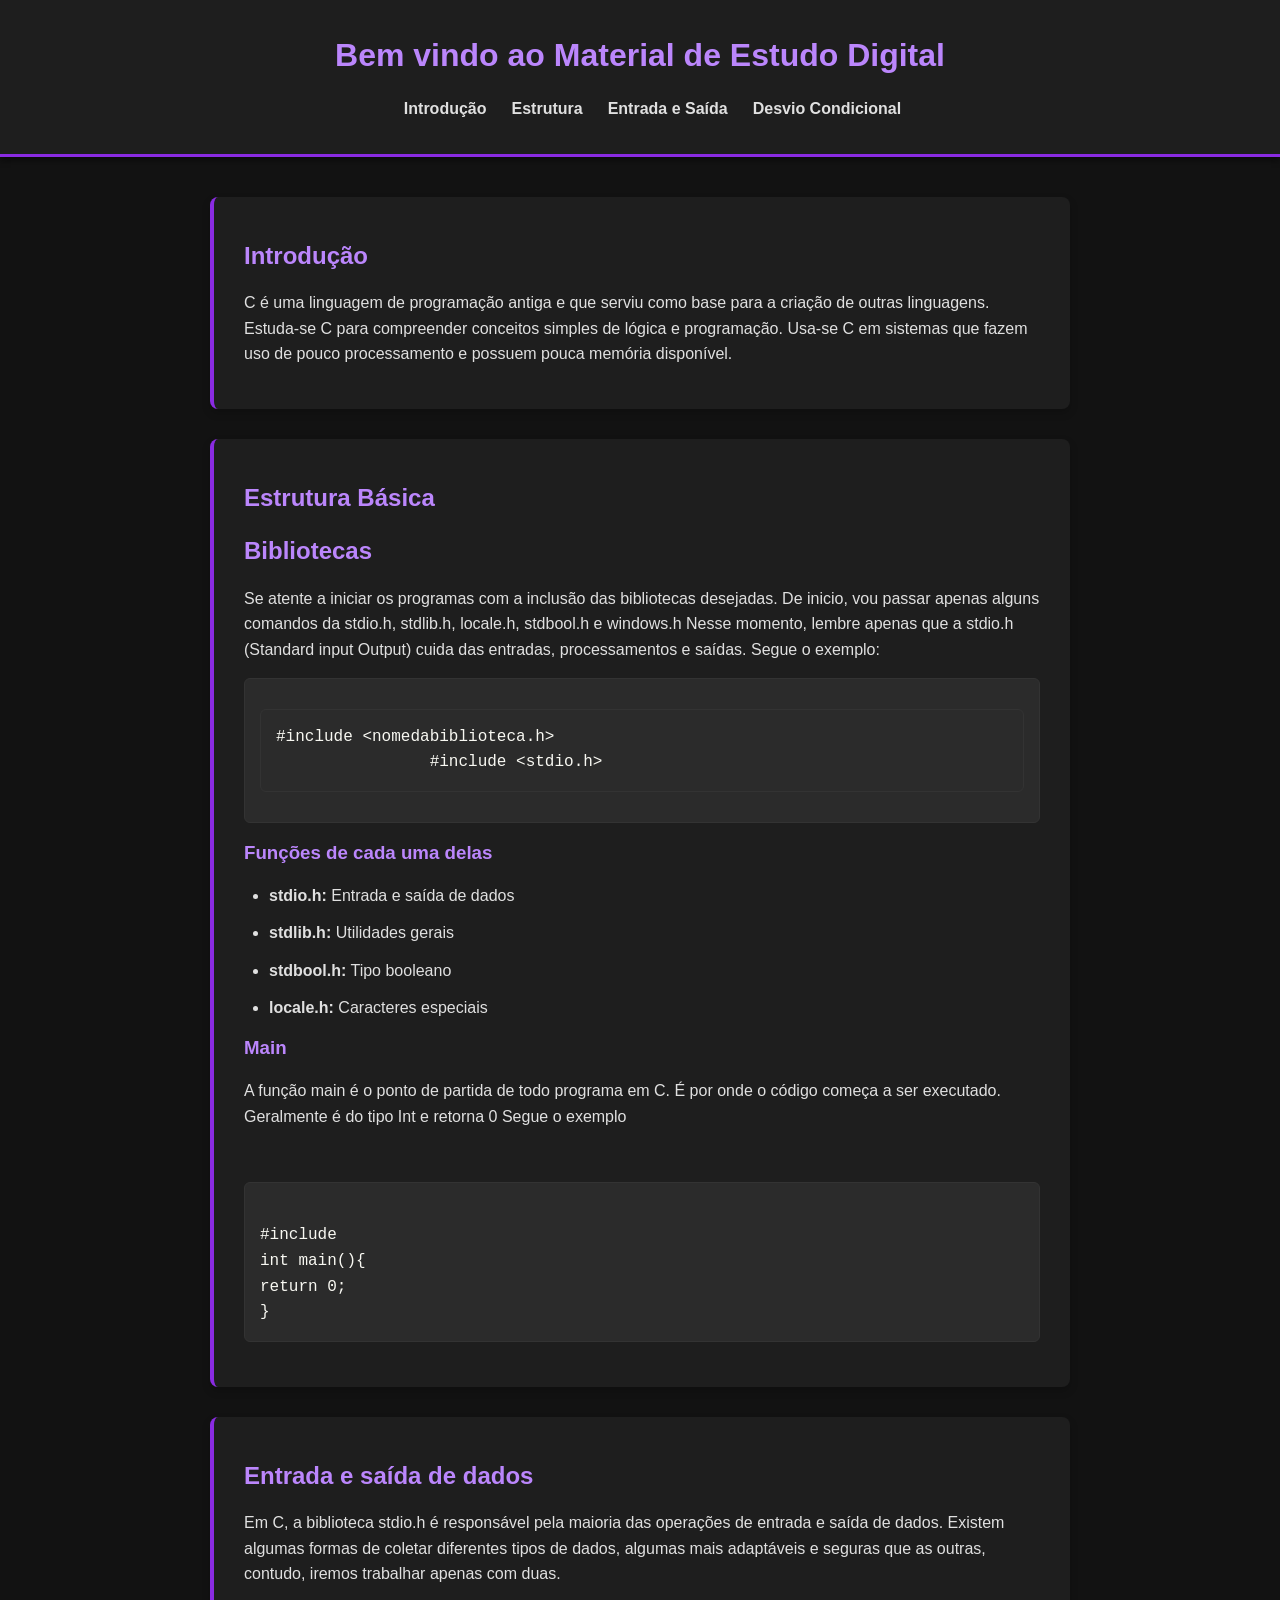
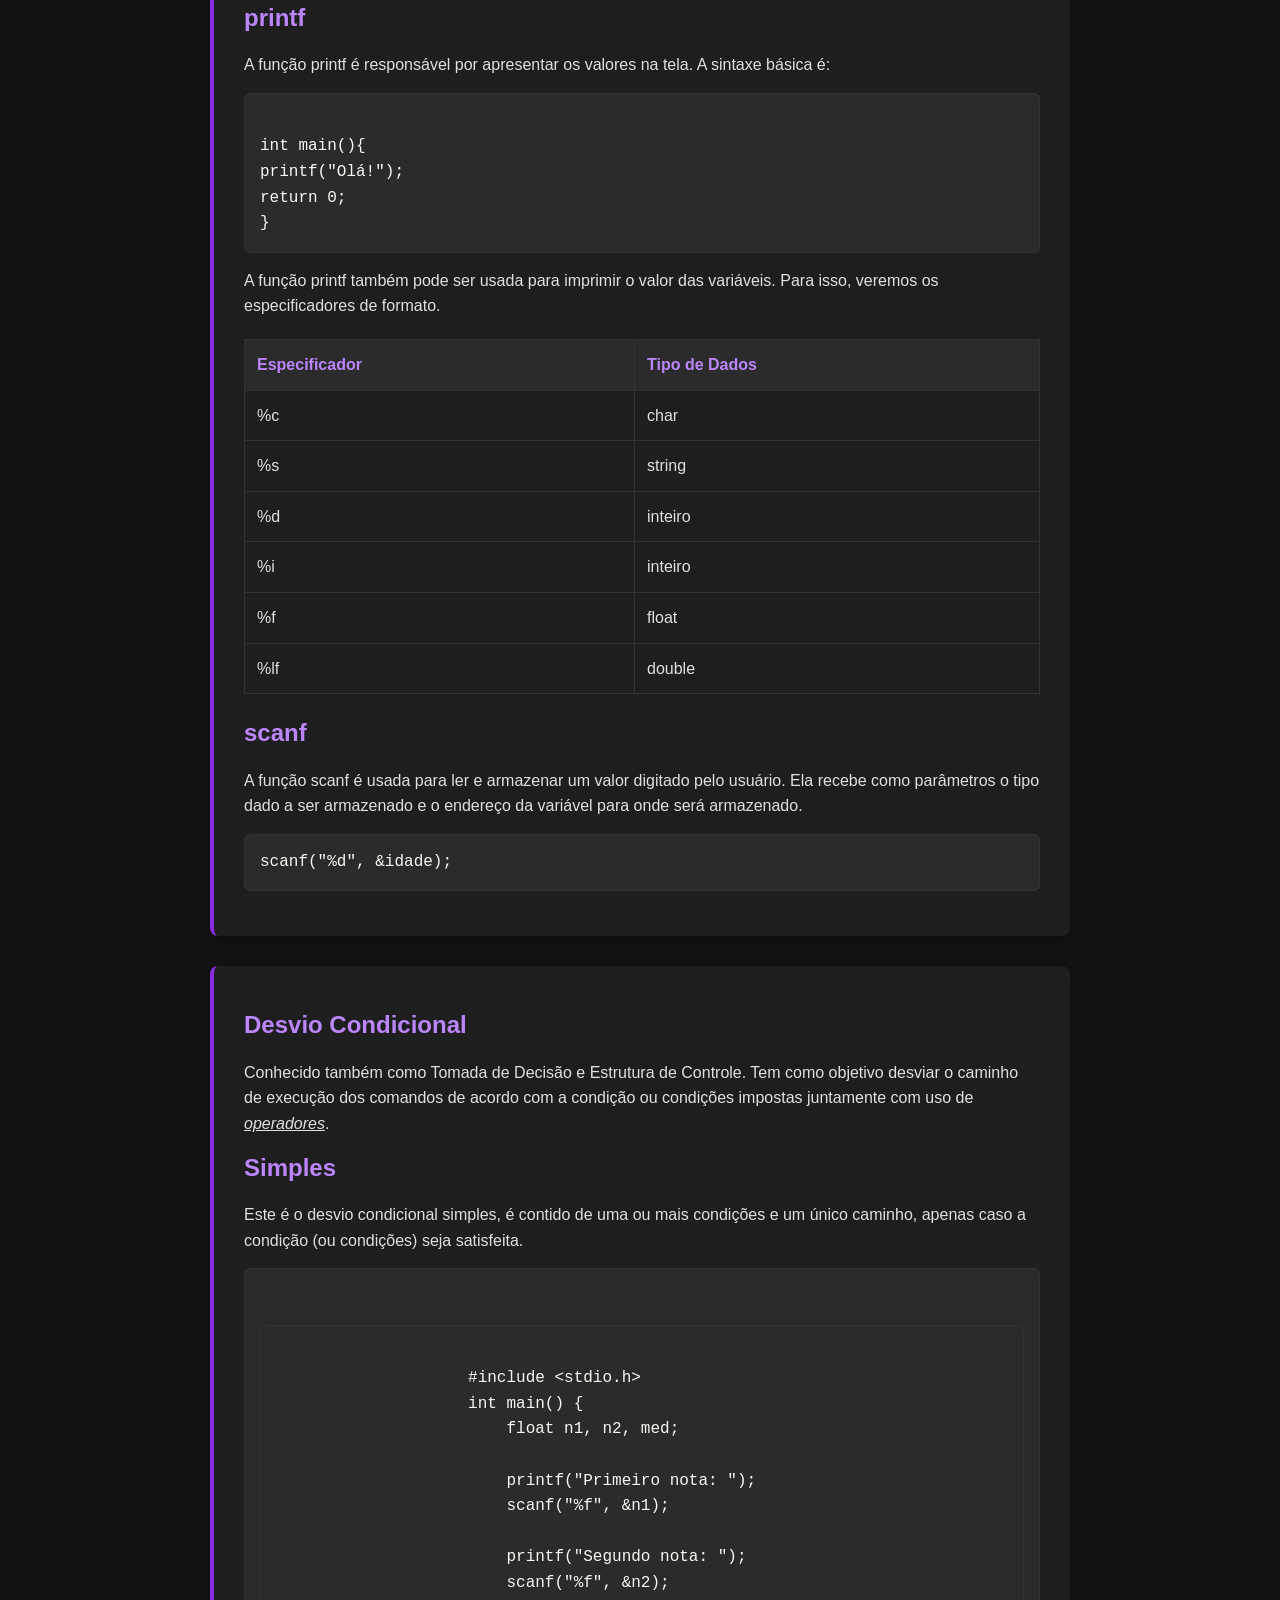
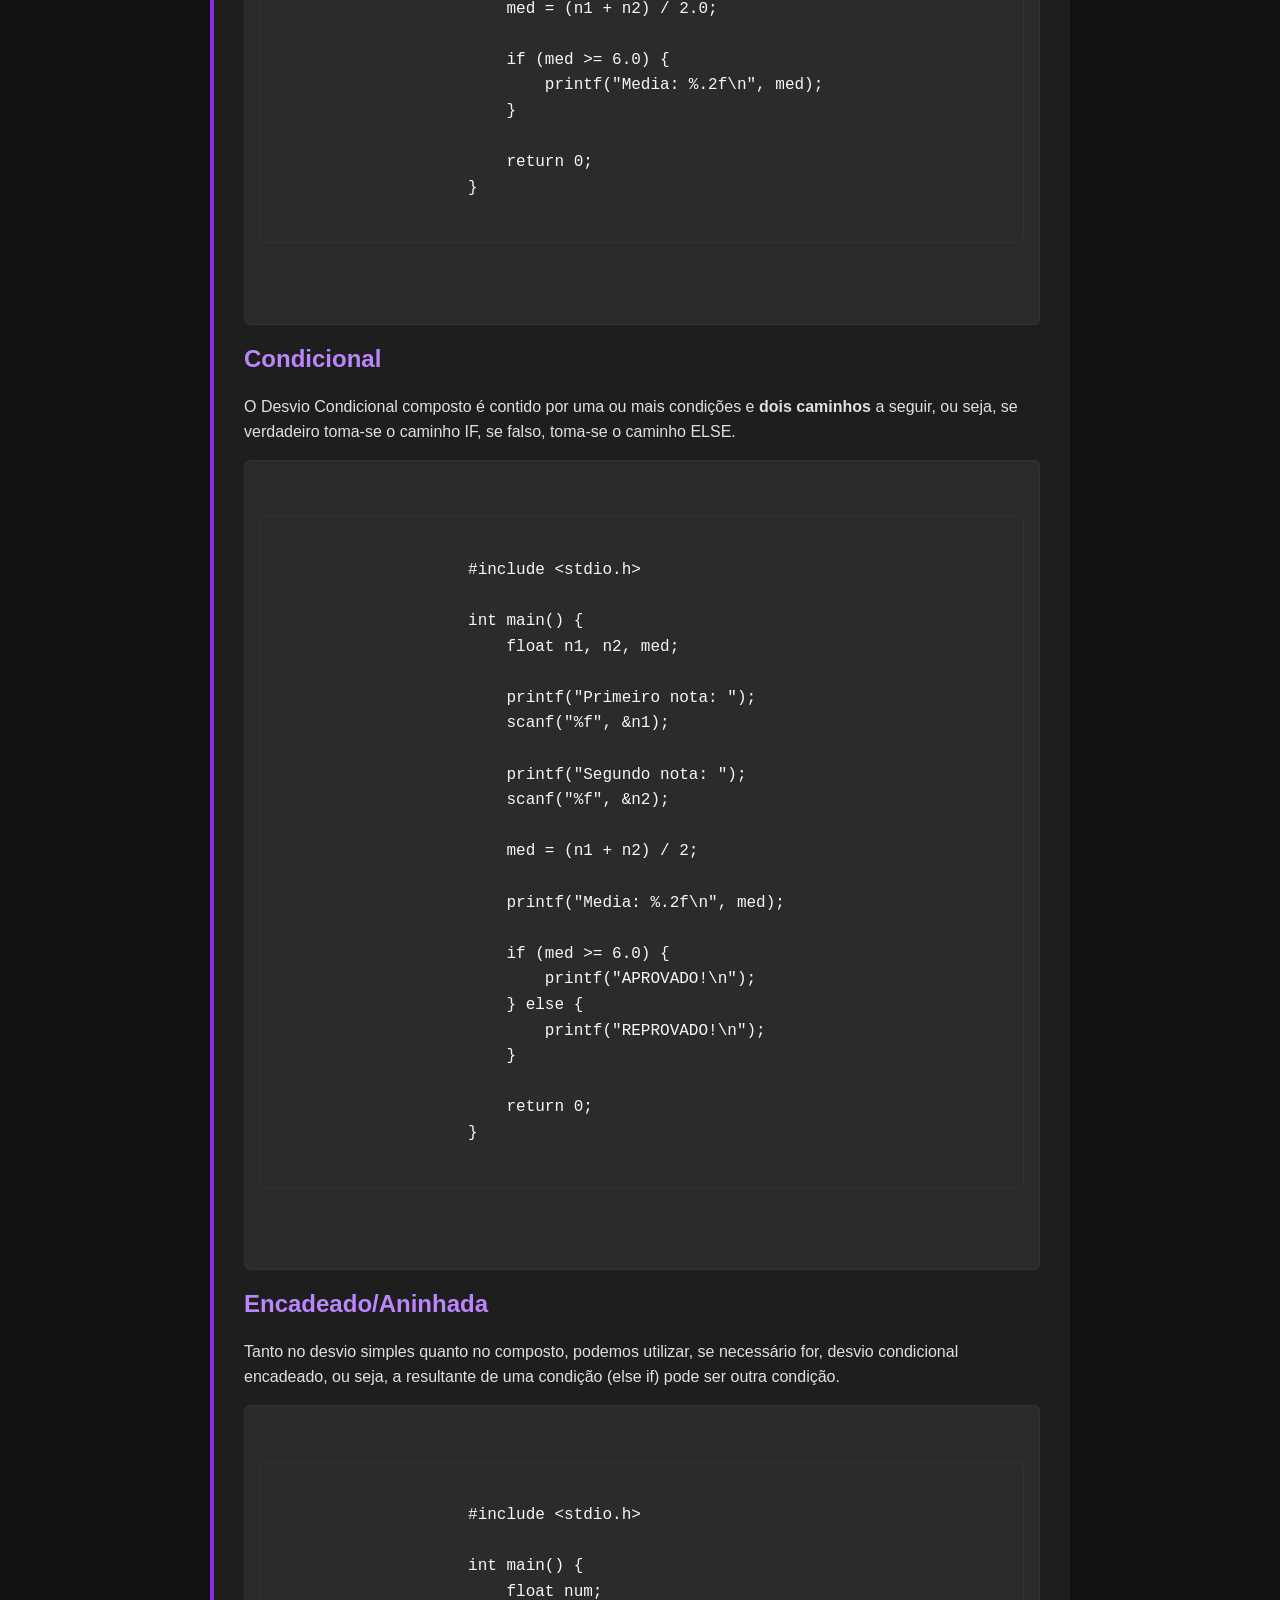
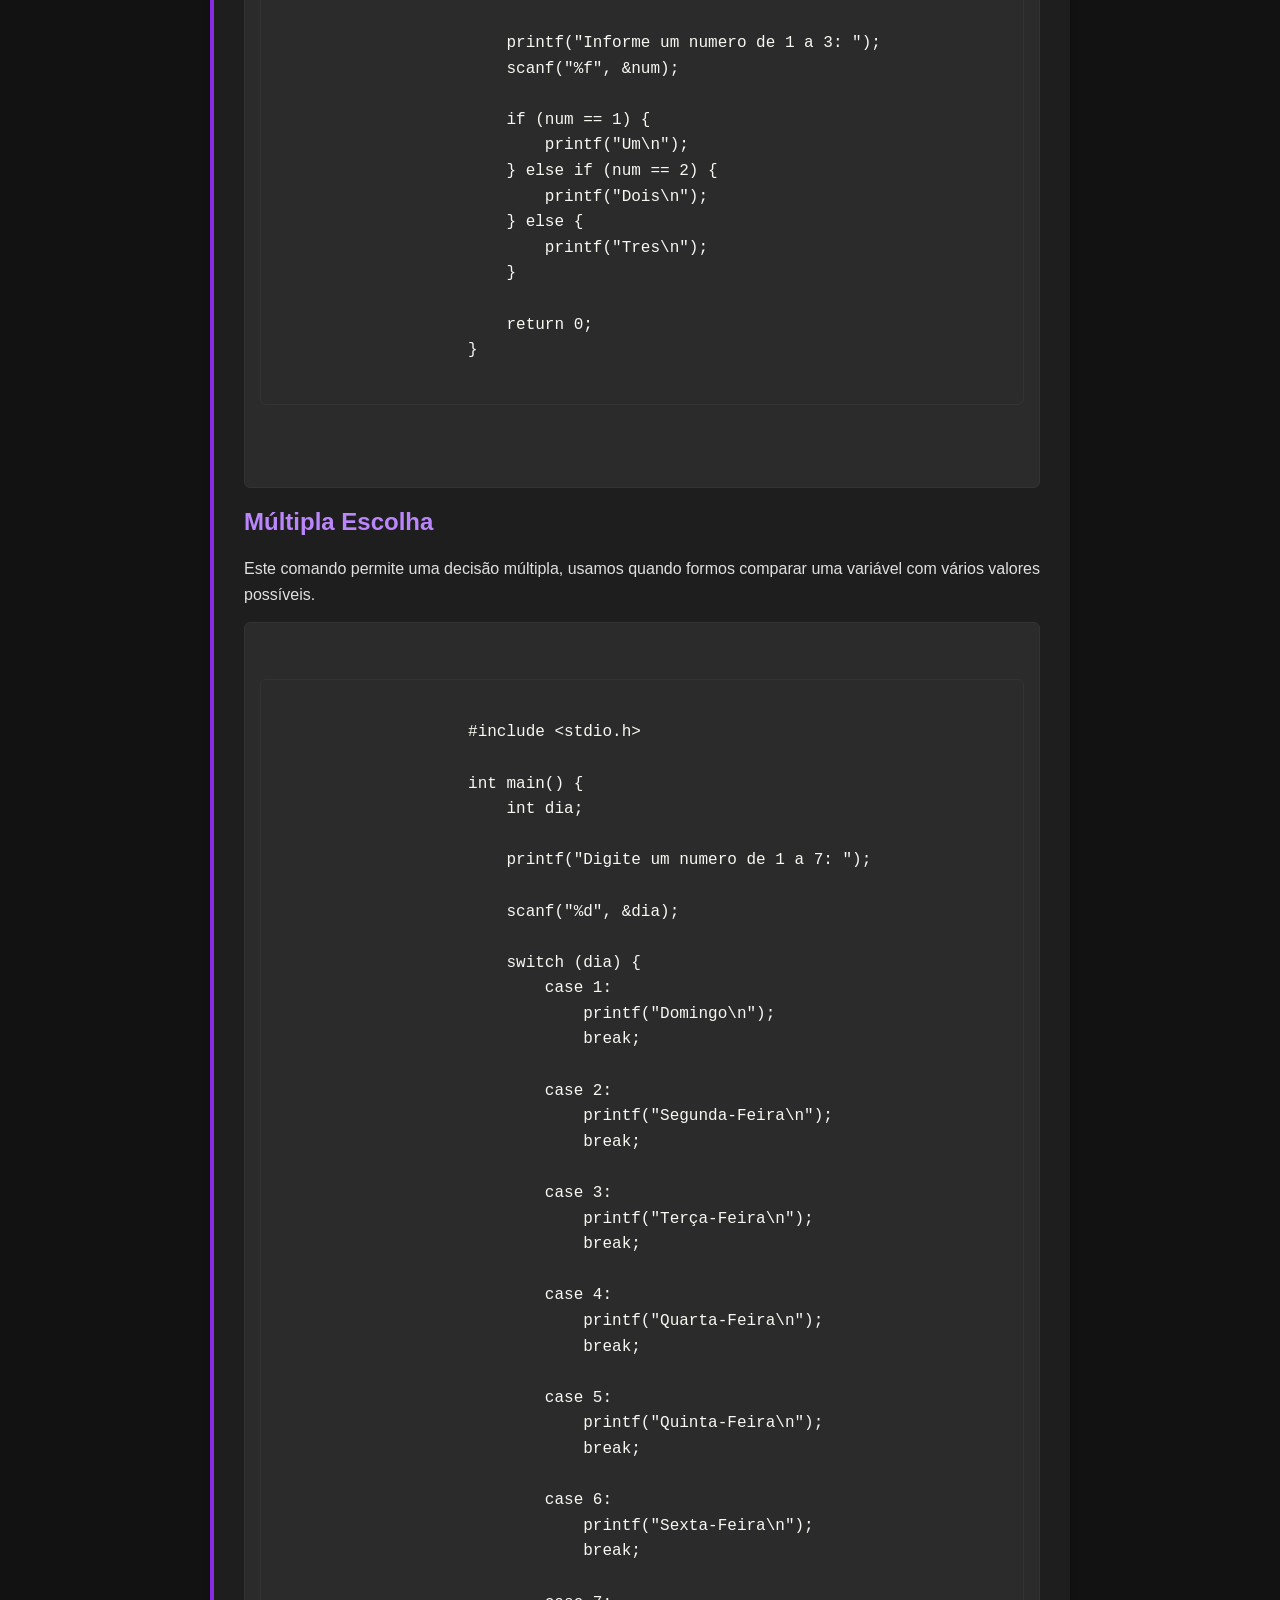
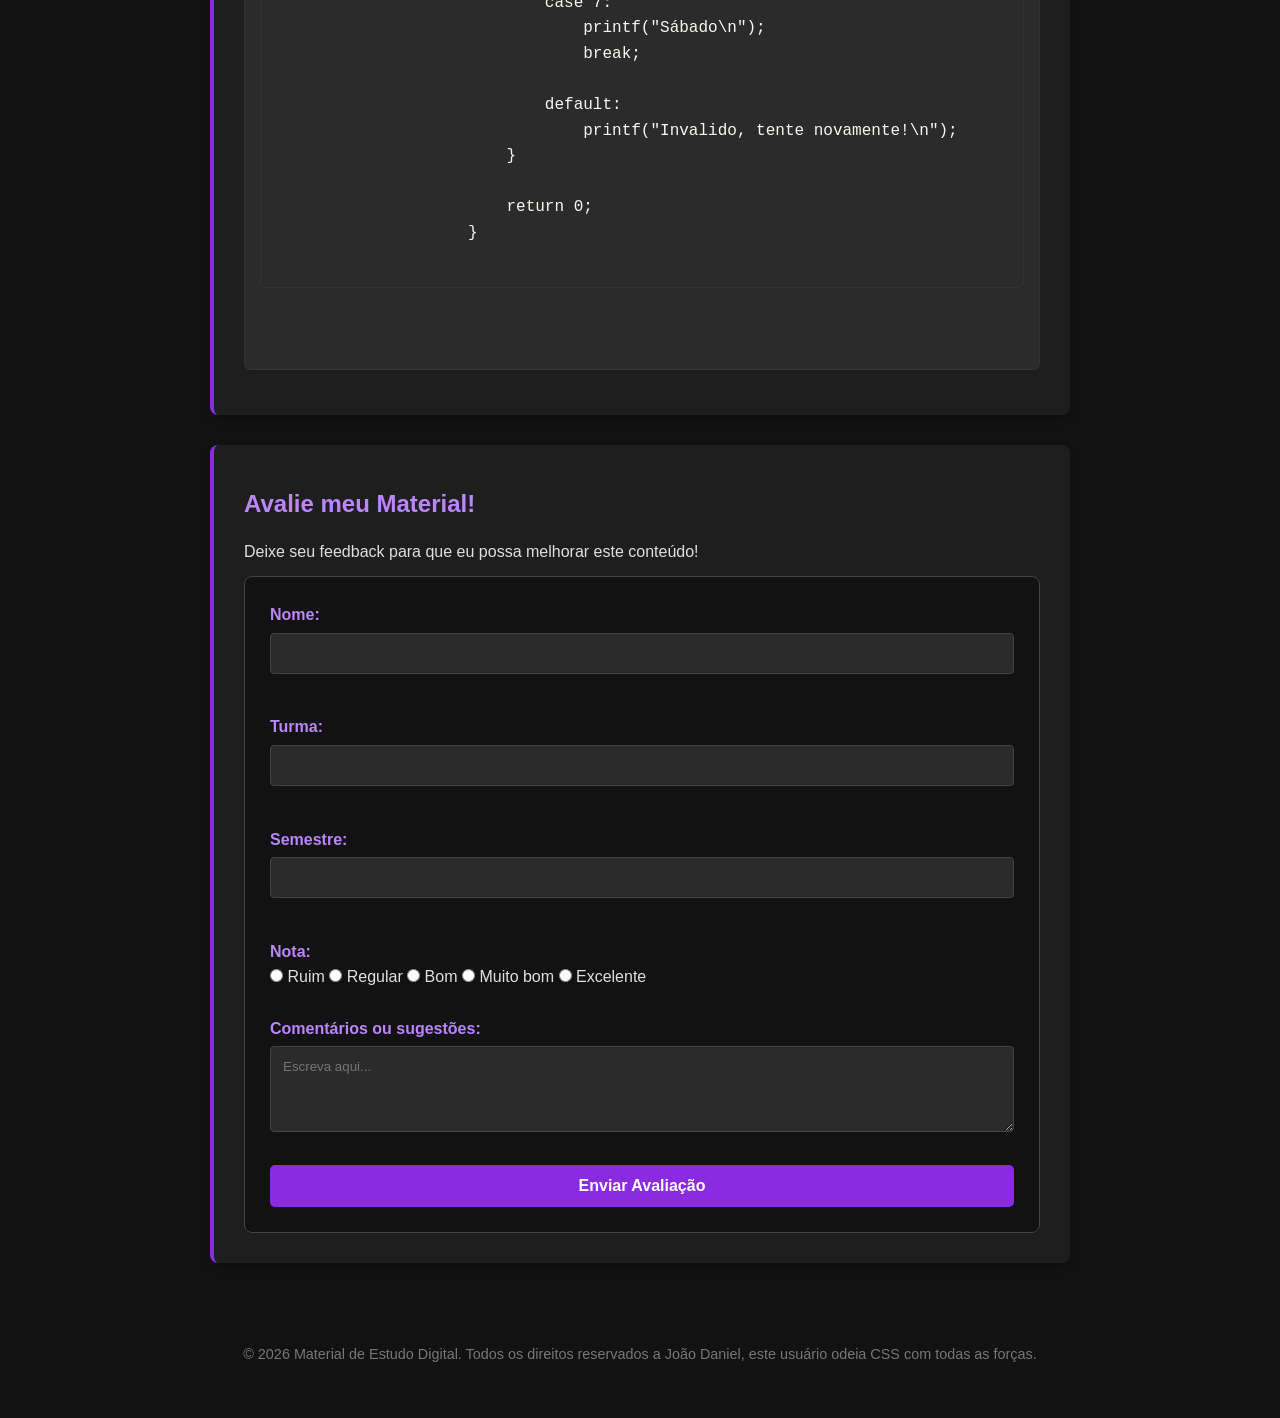
<file: 2º Atividade - Material Digital - HTML e CSS/index.html>
<!DOCTYPE html>
<html lang="pt-br">
<head>
    <meta charset="UTF-8">
    <meta name="viewport" content="width=device-width, initial-scale=1.0">
    <title>Linguagem C</title>
    <link rel="stylesheet" href="style.css">
</head>
<body>
    <header> 
        <h1> Bem vindo ao Material de Estudo Digital </h1>

        <nav>
            <ul>
                <li><a href="#introducao">Introdução</a></li>
                <li><a href="#estrutura">Estrutura</a></li>
                <li><a href="#entrada-saida">Entrada e Saída</a></li>
                <li><a href="#desvio">Desvio Condicional</a></li>
            </ul>
        </nav>
    </header>

    <main>
        <section id="introducao"> 
            <h1> Introdução </h1>
            <p> 
                C é uma linguagem de programação antiga e que serviu como base para a criação de outras linguagens. 
                Estuda-se C para compreender conceitos simples de lógica e programação. 
                Usa-se C em sistemas que fazem uso de pouco processamento e possuem pouca memória disponível. 
            </p>
        </section>

        <section id="estrutura">
            <h1> Estrutura Básica </h1>
            <h2> Bibliotecas </h2>
            <p> 
                Se atente a iniciar os programas com a inclusão das bibliotecas desejadas. 
                De inicio, vou passar apenas alguns comandos da stdio.h, stdlib.h, locale.h, stdbool.h e windows.h
                Nesse momento, lembre apenas que a stdio.h (Standard input Output) cuida das entradas, processamentos e saídas.
                Segue o exemplo: 
            </p>
                <pre><code>#include &lt;nomedabiblioteca.h&gt;
                #include &lt;stdio.h&gt;</code></pre>
                <h3>Funções de cada uma delas</h3>
                <ul>
                    <li><strong>stdio.h:</strong> Entrada e saída de dados</li>
                    <li><strong>stdlib.h:</strong> Utilidades gerais</li>
                    <li><strong>stdbool.h:</strong> Tipo booleano</li>
                    <li><strong>locale.h:</strong> Caracteres especiais</li>
                </ul>
            <h3> Main </h2>
            <p>A função main é o ponto de partida de todo programa em C. É por onde o código começa a ser executado. Geralmente é do tipo Int e retorna 0 Segue o exemplo</p>
            <br>
            <span> 
                <br>
                #include <stdio.h>
                <br>
                int main(){
                <br>
                return 0;
                <br>
                }
                <br>
            </span>
        </section>

        <section id="entrada-saida">
            <h1>Entrada e saída de dados</h1>
            <p>
                Em C, a biblioteca stdio.h é responsável pela maioria das operações de entrada e saída de dados. 
                Existem algumas formas de coletar diferentes tipos de dados, algumas mais adaptáveis e seguras 
                que as outras, contudo, iremos trabalhar apenas com duas.
            </p>

            <h2>printf</h2>
            <p>
                A função printf é responsável por apresentar os valores na tela. 
                A sintaxe básica é:
                <br>
                <span>
                <br>
                    int main(){
                <br>
                        printf("Olá!");
                <br>
                        return 0;
                <br>
                    }
                <br>
                </span>
                    A função printf também pode ser usada para imprimir o valor das variáveis. Para isso, veremos os especificadores de formato.
                </p>
                <table border="1">
                    <tr>
                        <th>Especificador</th>
                        <th>Tipo de Dados</th>
                    </tr>
                    <tr>
                        <td>%c</td>
                        <td>char</td>
                    </tr>
                    <tr>
                        <td>%s</td>
                        <td>string</td>
                    </tr>
                    <tr>
                        <td>%d</td>
                        <td>inteiro</td>
                    </tr>
                    <tr>
                        <td>%i</td>
                        <td>inteiro</td>
                    </tr>
                    <tr>
                        <td>%f</td>
                        <td>float</td>
                    </tr>
                    <tr>
                        <td>%lf</td>
                        <td>double</td>
                    </tr>
                </table>
                <h2>scanf</h2>
                <p>
                    A função scanf é usada para ler e armazenar um valor digitado pelo usuário. Ela recebe como parâmetros 
                    o tipo dado a ser armazenado e o endereço da variável para onde será armazenado.
                    <br>
                    <span>
                        scanf("%d", &idade);
                    </span>
                </p>
        </section>

        <section id="desvio">
            <h1>Desvio Condicional</h1>
            <p>
                Conhecido também como Tomada de Decisão e Estrutura de Controle. 
                Tem como objetivo desviar o caminho de execução dos comandos de 
                acordo com a condição ou condições impostas juntamente com uso de <ins><i>operadores</i></ins>.
            </p>
            <h2>Simples</h2>
            <p>
                Este é o desvio condicional simples, é contido de uma ou mais condições e um único caminho, 
                apenas caso a condição (ou condições) seja satisfeita.
            </p>
            <pre>
                <code>
                    #include &lt;stdio.h&gt;
                    int main() {
                        float n1, n2, med; 
                    
                        printf("Primeiro nota: ");
                        scanf("%f", &n1);
                    
                        printf("Segundo nota: ");
                        scanf("%f", &n2);
                        med = (n1 + n2) / 2.0;
                    
                        if (med >= 6.0) {
                            printf("Media: %.2f\n", med);
                        }

                        return 0; 
                    }
                </code>
            </pre>
            <h2>Condicional</h2>
            <p>
                O Desvio Condicional composto é contido por uma ou mais condições e <strong> dois caminhos </strong> 
                a seguir, ou seja, se verdadeiro toma-se o caminho IF, se falso, toma-se o caminho ELSE.
            </p>
            <pre>
                <code>
                    #include &lt;stdio.h&gt;

                    int main() {
                        float n1, n2, med; 
                    
                        printf("Primeiro nota: ");
                        scanf("%f", &n1);
                    
                        printf("Segundo nota: ");
                        scanf("%f", &n2);
                    
                        med = (n1 + n2) / 2;
                    
                        printf("Media: %.2f\n", med);
                        
                        if (med >= 6.0) {
                            printf("APROVADO!\n");
                        } else {
                            printf("REPROVADO!\n");
                        }
                        
                        return 0; 
                    }
                </code>
            </pre>
            <h2>Encadeado/Aninhada</h2>
            <p>
                Tanto no desvio simples quanto no composto, podemos utilizar, se necessário for, desvio condicional encadeado,
                ou seja, a resultante de uma condição (else if) pode ser outra condição.
            </p>
            <pre>
                <code>
                    #include &lt;stdio.h&gt;
                    
                    int main() {
                        float num; 
                    
                        printf("Informe um numero de 1 a 3: "); 
                        scanf("%f", &num); 
                    
                        if (num == 1) {
                            printf("Um\n");
                        } else if (num == 2) {
                            printf("Dois\n");
                        } else {
                            printf("Tres\n");
                        }
                        
                        return 0;
                    }
                </code>
            </pre>
            <h2>Múltipla Escolha</h2>
            <p>
                Este comando permite uma decisão múltipla, usamos quando formos comparar uma variável com vários valores possíveis. 
            </p>
            <pre>
                <code>
                    #include &lt;stdio.h&gt;
                    
                    int main() {
                        int dia; 
                    
                        printf("Digite um numero de 1 a 7: "); 
                    
                        scanf("%d", &dia); 
                    
                        switch (dia) {
                            case 1:
                                printf("Domingo\n");
                                break;

                            case 2:
                                printf("Segunda-Feira\n");
                                break;

                            case 3:
                                printf("Terça-Feira\n");
                                break;

                            case 4:
                                printf("Quarta-Feira\n");
                                break;

                            case 5:
                                printf("Quinta-Feira\n");
                                break;

                            case 6:
                                printf("Sexta-Feira\n");
                                break;

                            case 7:
                                printf("Sábado\n");
                                break;

                            default:
                                printf("Invalido, tente novamente!\n");
                        } 
                    
                        return 0; 
                    }
                </code>
            </pre>
        </section>
        <section id="formulario">
            <h1>Avalie meu Material!</h1>
            <p>Deixe seu feedback para que eu possa melhorar este conteúdo!</p>

            <form action="/salvar-avaliacao" method="POST">
                <fieldset>

                    <label for="nome">Nome:</label><br>
                    <input type="text" id="nome" name="nome"><br><br>

                    <label for="turma">Turma:</label><br>
                    <input type="text" id="turma" name="turma"><br><br>

                    <label for="semestre">Semestre:</label><br>
                    <input type="text" id="semestre" name="semestre"><br><br>

                    <label>Nota:</label><br>
                    <input type="radio" name="nota" value="Ruim"> Ruim
                    <input type="radio" name="nota" value="Regular"> Regular
                    <input type="radio" name="nota" value="Bom"> Bom
                    <input type="radio" name="nota" value="Muito bom"> Muito bom
                    <input type="radio" name="nota" value="Excelente"> Excelente<br><br>

                    <label for="comentario">Comentários ou sugestões:</label><br>
                    <textarea id="comentario" name="comentario" rows="4" cols="50" placeholder="Escreva aqui..."></textarea>

                    <br>
                    
                    <button type="submit">Enviar Avaliação</button>

                </fieldset>
            </form>
        </section>
    </main>

    <footer>
        <p>&copy; 2026 Material de Estudo Digital. Todos os direitos reservados a João Daniel, este usuário odeia CSS com todas as forças.</p>
    </footer>

</body>
</html>
</file>
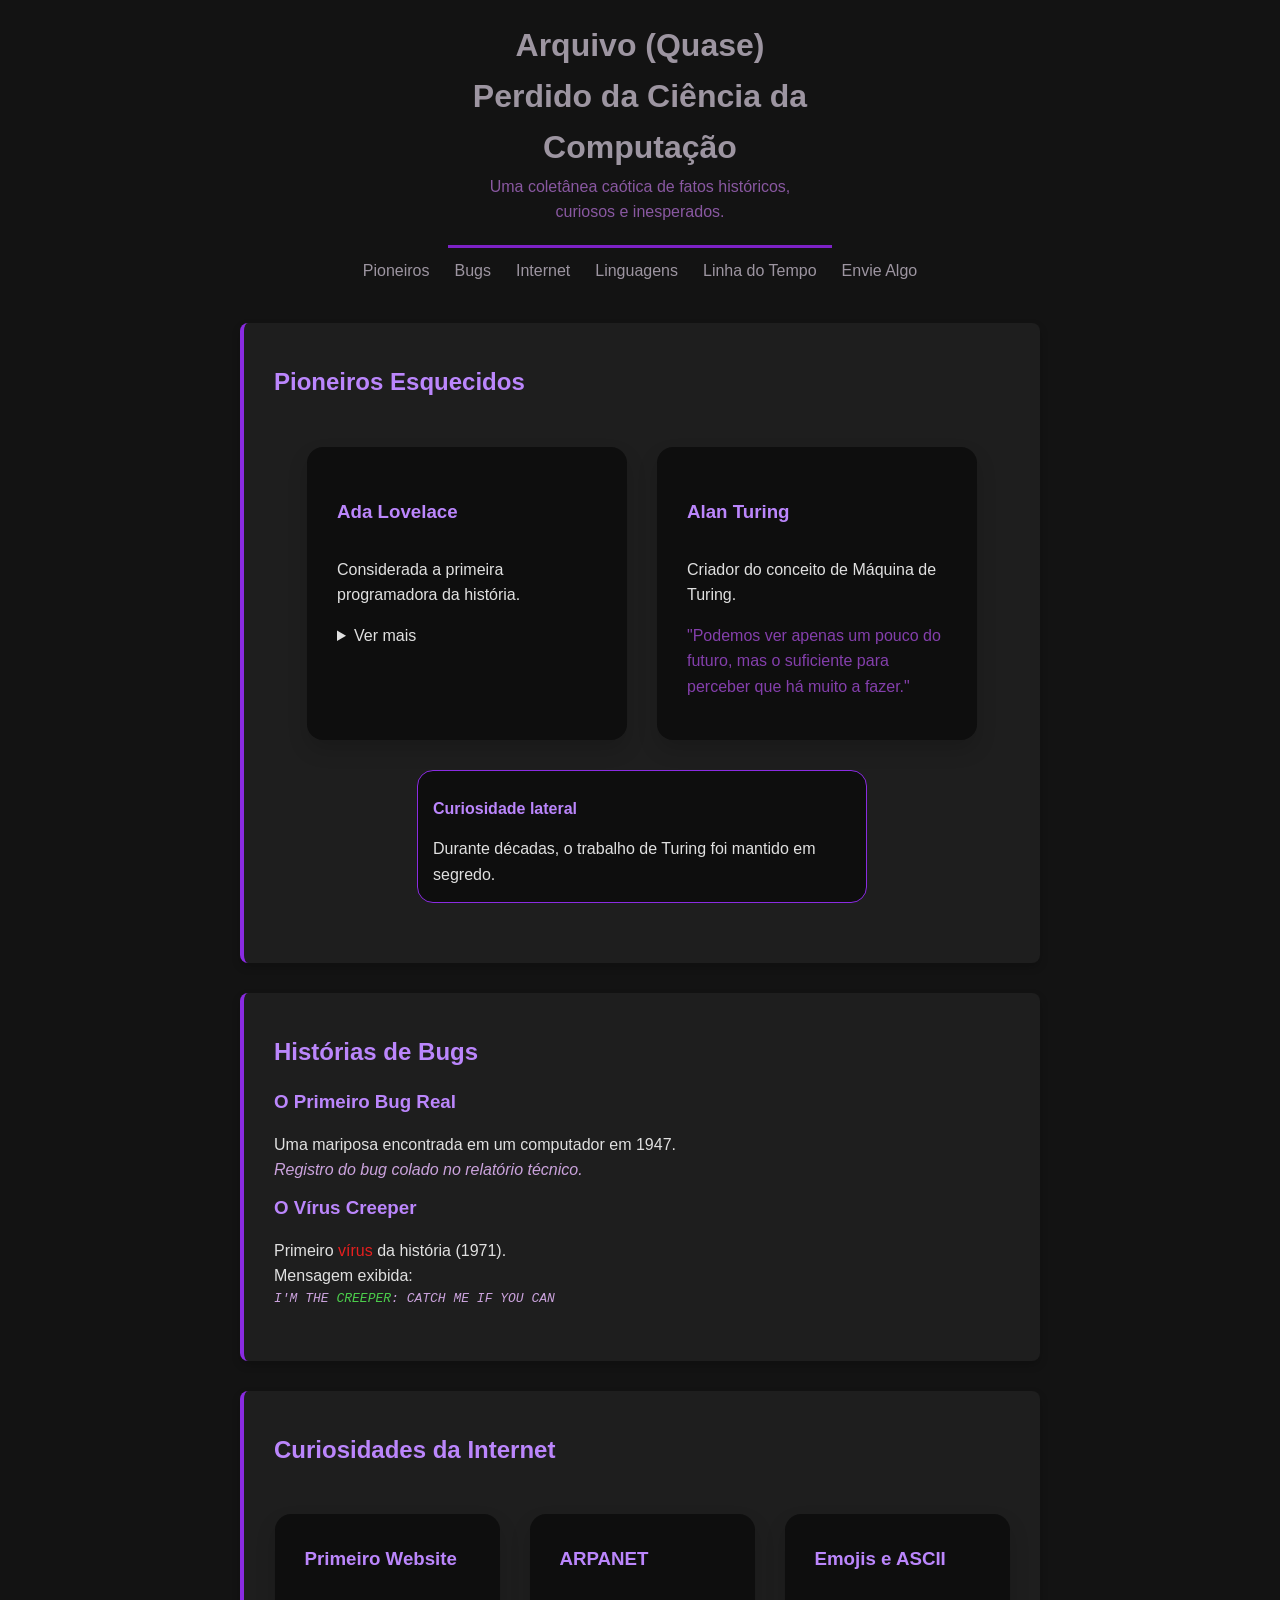
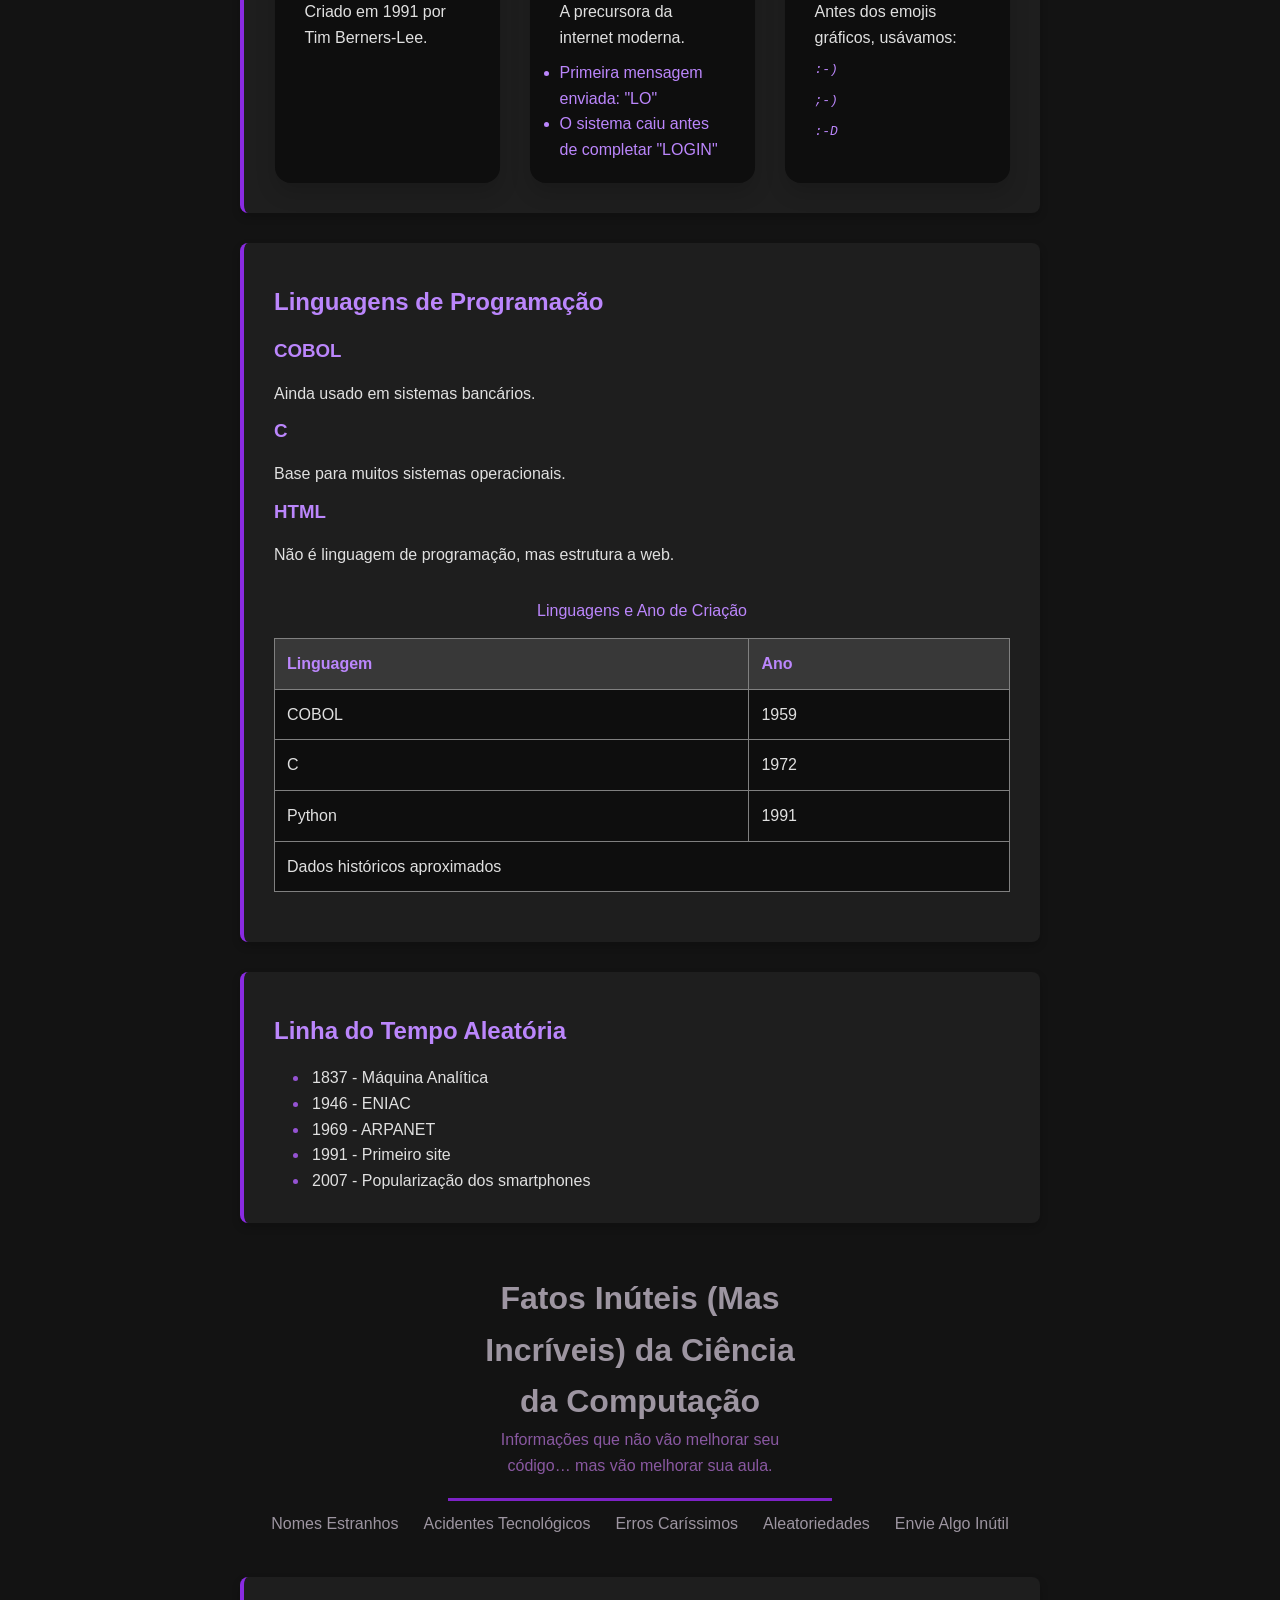
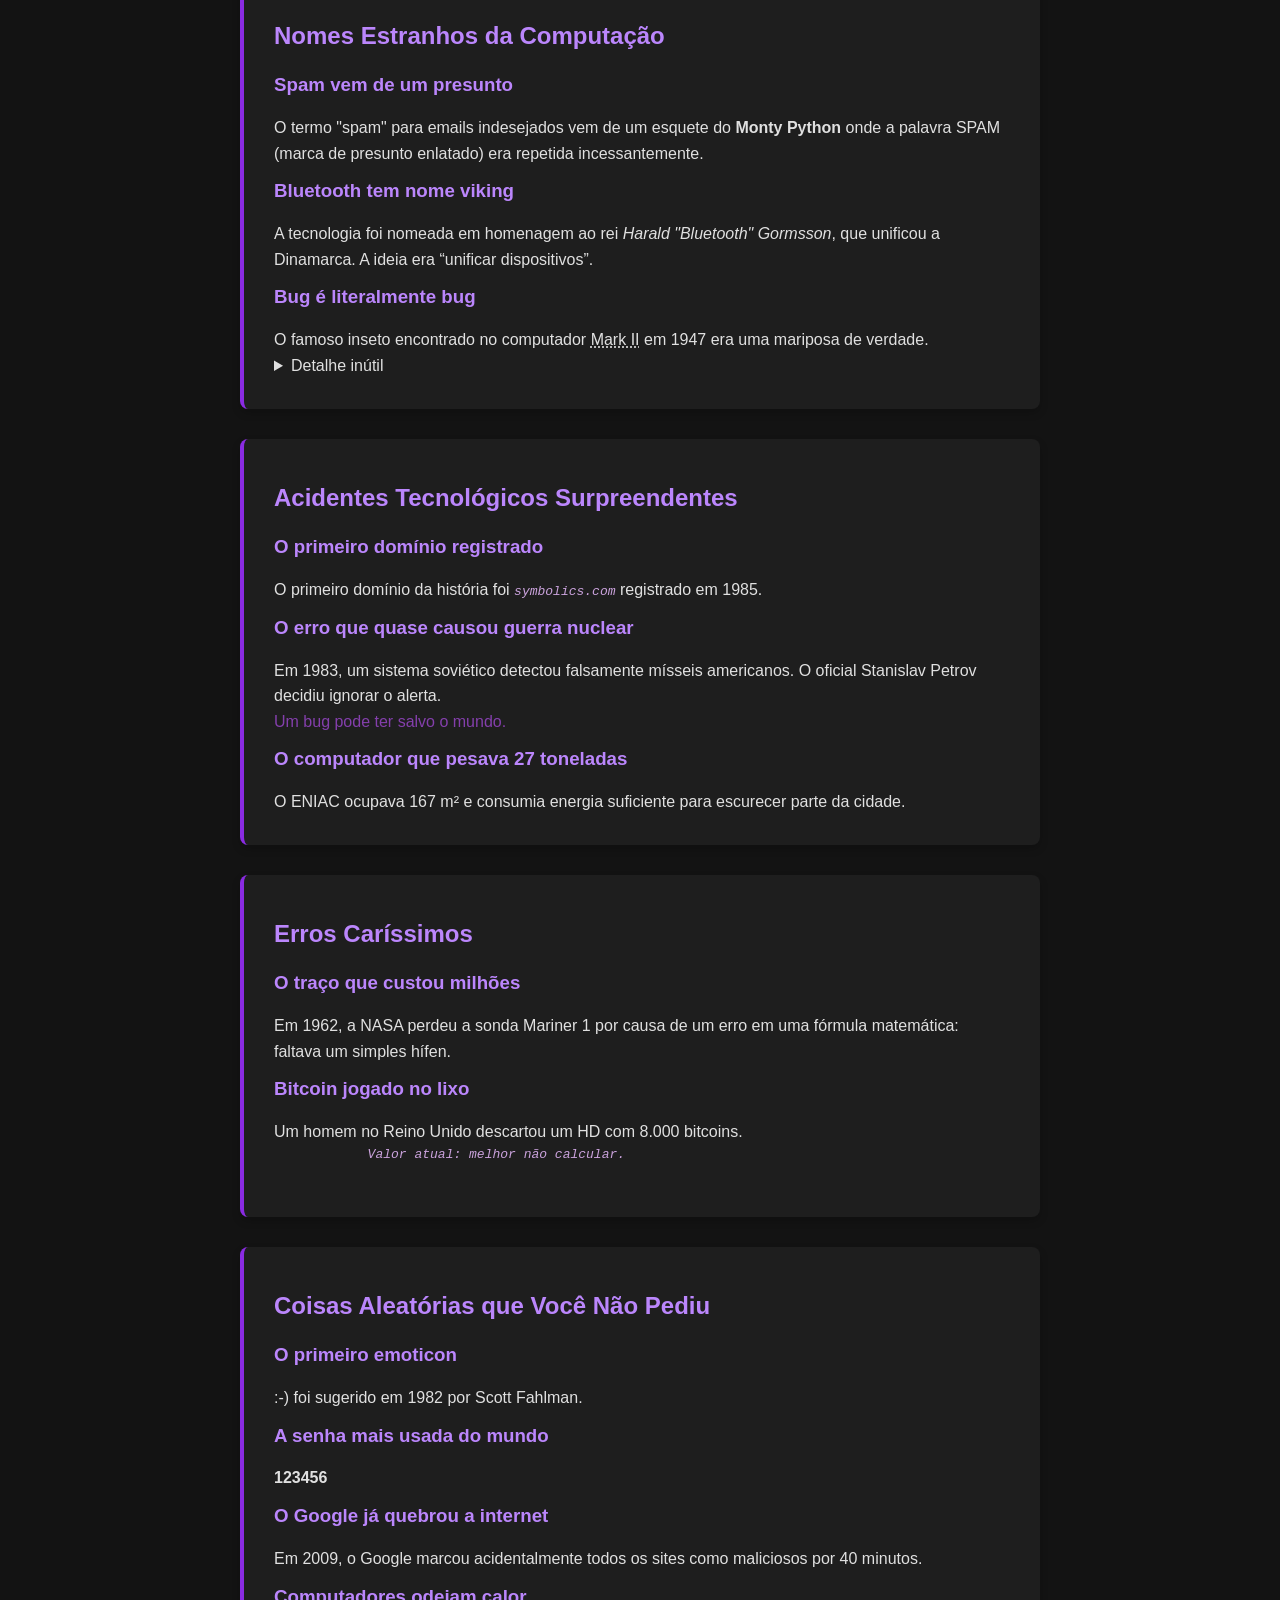
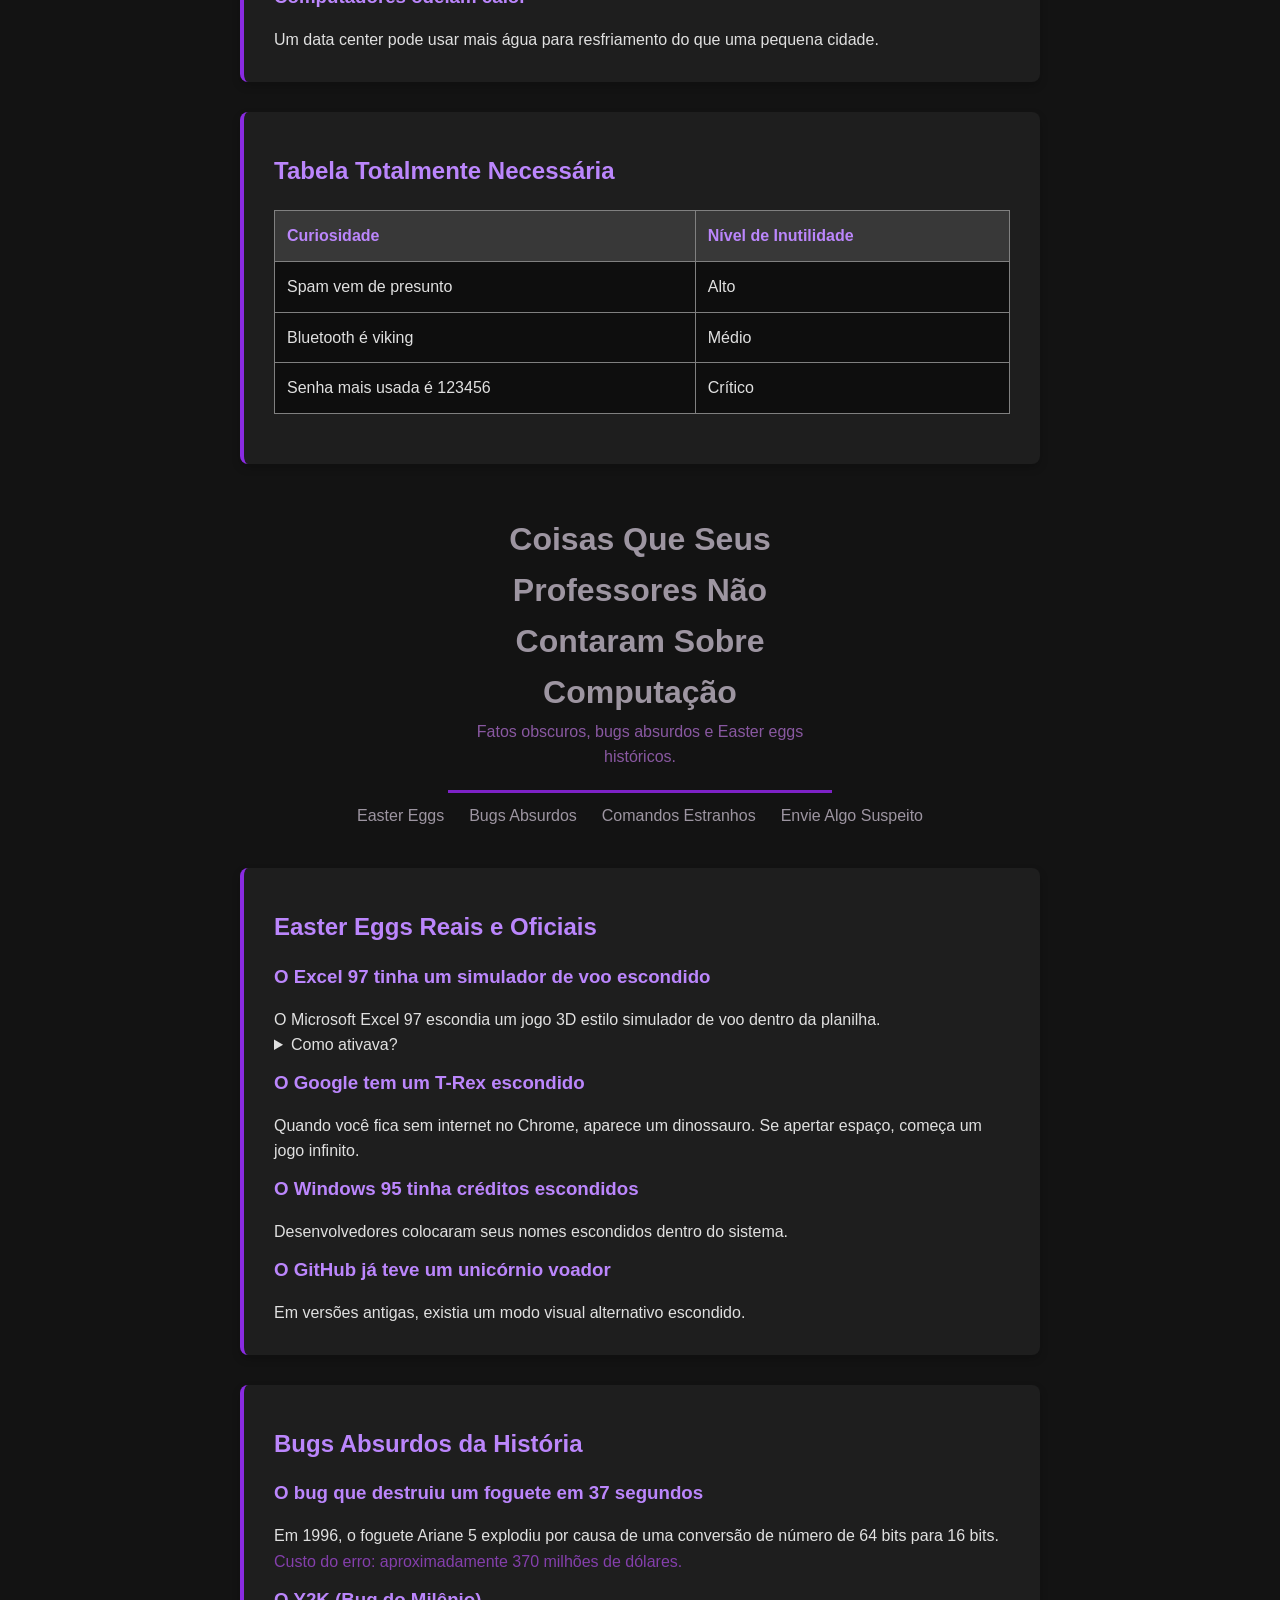
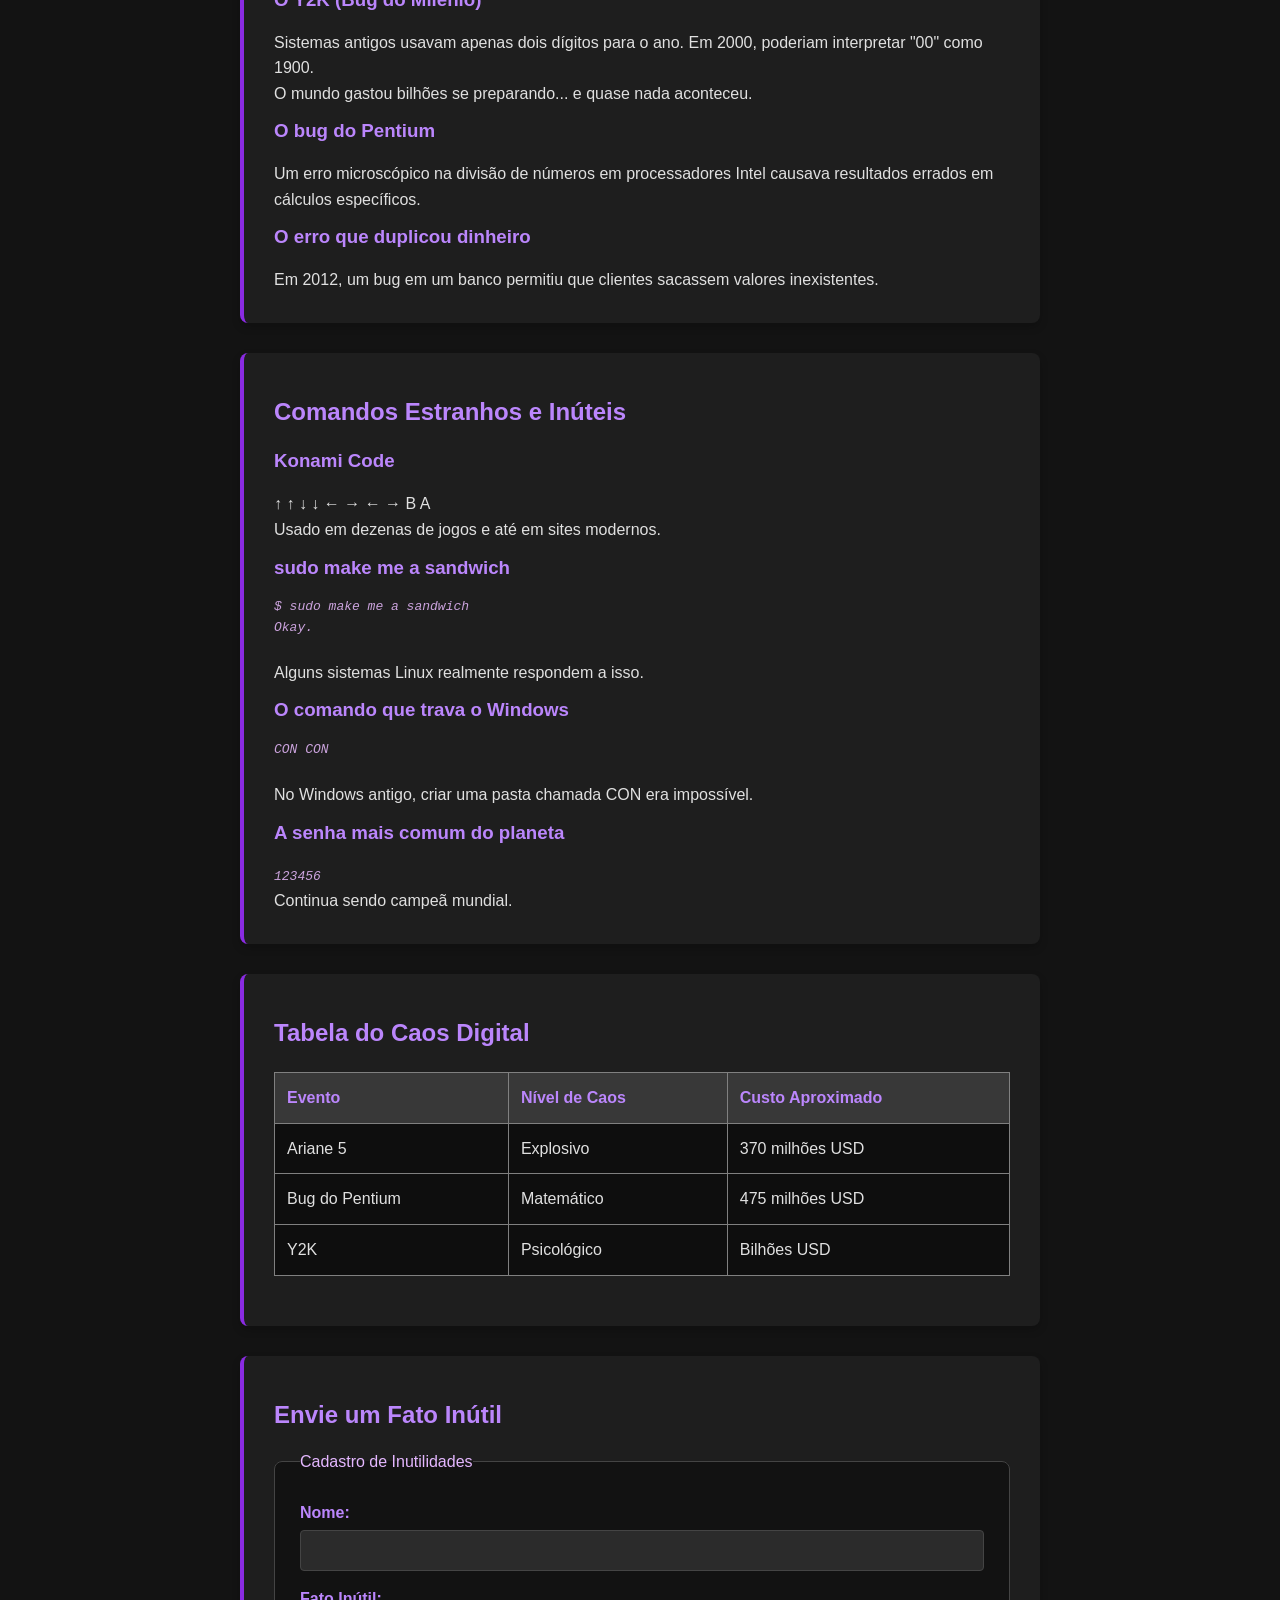
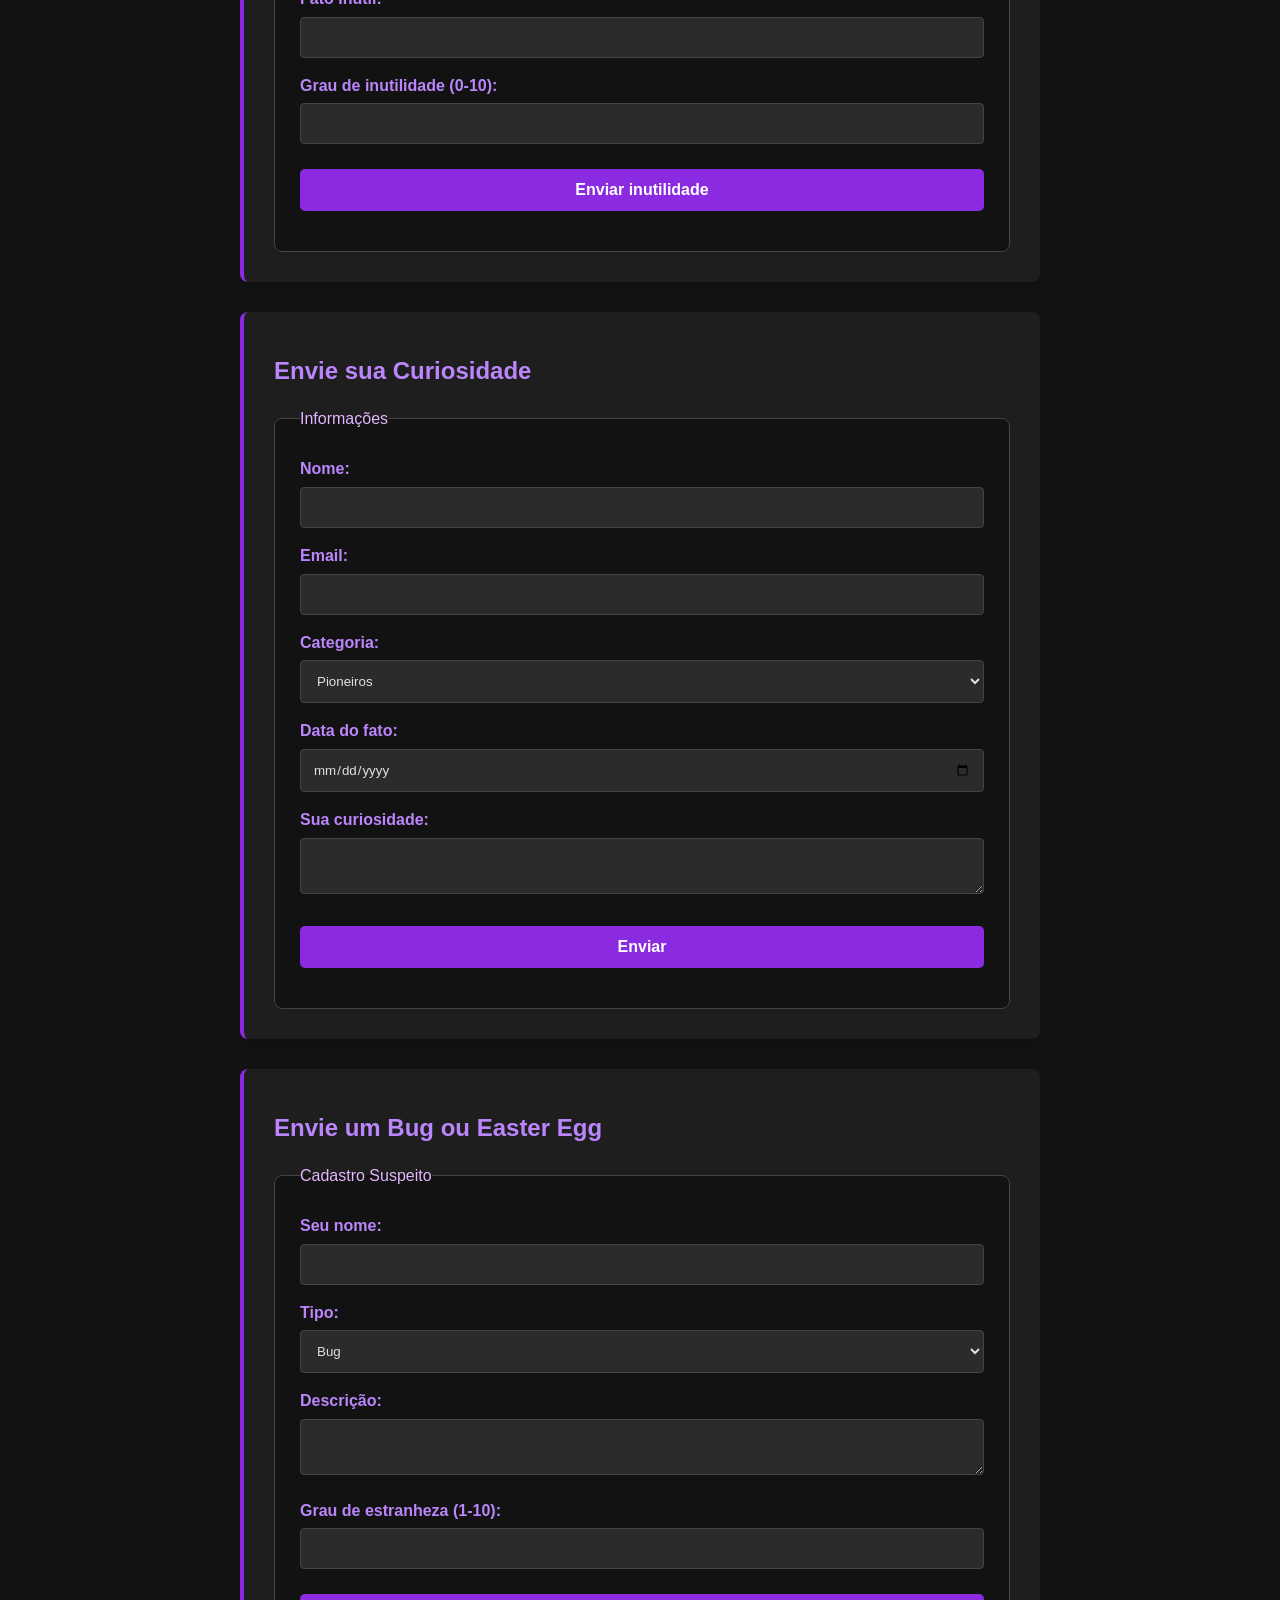
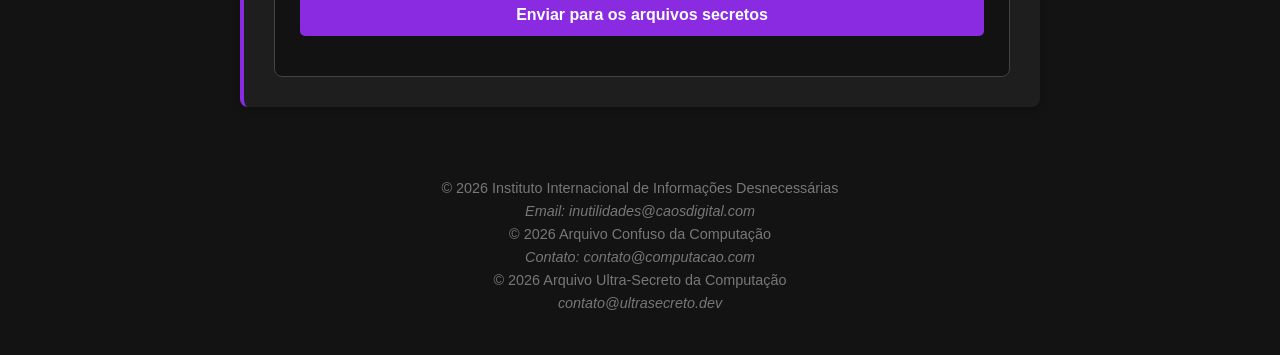
<file: 3 Atividade - Nada sobre nada em Computação - CSS/index.html>
<!DOCTYPE html>
<html lang="pt-br">
<head>
    <meta charset="UTF-8">
    <meta name="description" content="Curiosidades e fatos históricos da Ciência da Computação">
    <meta name="author" content="Portal Computação">
    <meta name="viewport" content="width=device-width, initial-scale=1.0">
    <title>Arquivo Confuso da Computação</title>
    <link rel="stylesheet" href="style.css">
</head>

<body>

<div id="pagina">

    <header id="topo">
        <h1>Arquivo (Quase) Perdido da Ciência da Computação</h1>
        <p>Uma coletânea caótica de fatos históricos, curiosos e inesperados.</p>
    </header>

    <nav id="menu-principal">
        <ul>
            <li><a href="#pioneiros">Pioneiros</a></li>
            <li><a href="#bugs">Bugs</a></li>
            <li><a href="#internet">Internet</a></li>
            <li><a href="#linguagens">Linguagens</a></li>
            <li><a href="#linha-do-tempo">Linha do Tempo</a></li>
            <li><a href="#formulario">Envie Algo</a></li>
        </ul>
    </nav>

    <main>

        <section id="pioneiros">
            <h2>Pioneiros Esquecidos</h2>

            <article>
                <h3>Ada Lovelace</h3>
                <p>Considerada a primeira programadora da história.</p>
                <details>
                    <summary>Ver mais</summary>
                    <p>Ela escreveu um algoritmo para a Máquina Analítica no século XIX.</p>
                </details>
            </article>

            <article>
                <h3>Alan Turing</h3>
                <p>Criador do conceito de Máquina de Turing.</p>
                <blockquote>
                    "Podemos ver apenas um pouco do futuro, mas o suficiente para perceber que há muito a fazer."
                </blockquote>
            </article>

            <aside>
                <h4>Curiosidade lateral</h4>
                <p>Durante décadas, o trabalho de Turing foi mantido em segredo.</p>
            </aside>
        </section>

        <section id="bugs">
            <h2>Histórias de Bugs</h2>

            <article>
                <h3>O Primeiro Bug Real</h3>
                <p>Uma mariposa encontrada em um computador em 1947.</p>
                <figure>
                    <figcaption>Registro do bug colado no relatório técnico.</figcaption>
                </figure>
            </article>

            <article>
                <h3>O Vírus Creeper</h3>
                <p>Primeiro <span style="color: rgb(230, 31, 31);">vírus</span> da história (1971).</p>
                <p>Mensagem exibida:</p>
                <pre>
I'M THE <span style="color: rgb(76, 206, 76);">CREEPER</span>: CATCH ME IF YOU CAN
                </pre>
            </article>
        </section>

        <section id="internet">
            <h2>Curiosidades da Internet</h2>

            <article>
                <h3>Primeiro Website</h3>
                <p>Criado em 1991 por Tim Berners-Lee.</p>
            </article>

            <article>
                <h3>ARPANET</h3>
                <p>A precursora da internet moderna.</p>
                <ul>
                    <li>Primeira mensagem enviada: "LO"</li>
                    <li>O sistema caiu antes de completar "LOGIN"</li>
                </ul>
            </article>

            <article>
                <h3>Emojis e ASCII</h3>
                <p>Antes dos emojis gráficos, usávamos:</p>
                <code>:-)</code>
                <code>;-)</code>
                <code>:-D</code>
            </article>
        </section>

        <section id="linguagens">
            <h2>Linguagens de Programação</h2>

            <article>
                <h3>COBOL</h3>
                <p>Ainda usado em sistemas bancários.</p>
            </article>

            <article>
                <h3>C</h3>
                <p>Base para muitos sistemas operacionais.</p>
            </article>

            <article>
                <h3>HTML</h3>
                <p>Não é linguagem de programação, mas estrutura a web.</p>
            </article>

            <div>
                <table border="1">
                    <caption>Linguagens e Ano de Criação</caption>
                    <thead>
                        <tr>
                            <th>Linguagem</th>
                            <th>Ano</th>
                        </tr>
                    </thead>
                    <tbody>
                        <tr>
                            <td>COBOL</td>
                            <td>1959</td>
                        </tr>
                        <tr>
                            <td>C</td>
                            <td>1972</td>
                        </tr>
                        <tr>
                            <td>Python</td>
                            <td>1991</td>
                        </tr>
                    </tbody>
                    <tfoot>
                        <tr>
                            <td colspan="2">Dados históricos aproximados</td>
                        </tr>
                    </tfoot>
                </table>
            </div>
        </section>

        <section id="linha-do-tempo">
            <h2>Linha do Tempo Aleatória</h2>

            <ol>
                <li>1837 - Máquina Analítica</li>
                <li>1946 - ENIAC</li>
                <li>1969 - ARPANET</li>
                <li>1991 - Primeiro site</li>
                <li>2007 - Popularização dos smartphones</li>
            </ol>
        </section>


</div>


<header>
    <h1>Fatos Inúteis (Mas Incríveis) da Ciência da Computação</h1>
    <p>Informações que não vão melhorar seu código… mas vão melhorar sua aula.</p>
</header>

<nav>
    <ul>
        <li><a href="#nomes">Nomes Estranhos</a></li>
        <li><a href="#acidentes">Acidentes Tecnológicos</a></li>
        <li><a href="#dinheiro">Erros Caríssimos</a></li>
        <li><a href="#aleatorio">Aleatoriedades</a></li>
        <li><a href="#form">Envie Algo Inútil</a></li>
    </ul>
</nav>



<section id="nomes">
    <h2>Nomes Estranhos da Computação</h2>

    <article>
        <h3>Spam vem de um presunto</h3>
        <p>
            O termo "spam" para emails indesejados vem de um esquete do 
            <strong>Monty Python</strong> onde a palavra SPAM (marca de presunto enlatado) 
            era repetida incessantemente.
        </p>
    </article>

    <article>
        <h3>Bluetooth tem nome viking</h3>
        <p>
            A tecnologia foi nomeada em homenagem ao rei 
            <em>Harald "Bluetooth" Gormsson</em>, que unificou a Dinamarca.
            A ideia era “unificar dispositivos”.
        </p>
    </article>

    <article>
        <h3>Bug é literalmente bug</h3>
        <p>
            O famoso inseto encontrado no computador 
            <abbr title="Harvard Mark II">Mark II</abbr> em 1947 
            era uma mariposa de verdade.
        </p>
        <details>
            <summary>Detalhe inútil</summary>
            <p>O inseto ainda está preservado em um museu.</p>
        </details>
    </article>
</section>


<section id="acidentes">

    <h2>Acidentes Tecnológicos Surpreendentes</h2>

    <article>
        <h3>O primeiro domínio registrado</h3>
        <p>
            O primeiro domínio da história foi 
            <code>symbolics.com</code> registrado em 1985.
        </p>
    </article>

    <article>
        <h3>O erro que quase causou guerra nuclear</h3>
        <p>
            Em 1983, um sistema soviético detectou falsamente mísseis americanos.
            O oficial Stanislav Petrov decidiu ignorar o alerta.
        </p>
        <blockquote>
            Um bug pode ter salvo o mundo.
        </blockquote>
    </article>

    <article>
        <h3>O computador que pesava 27 toneladas</h3>
        <p>
            O ENIAC ocupava 167 m² e consumia energia suficiente para escurecer parte da cidade.
        </p>
    </article>

</section>


<section id="dinheiro">

    <h2>Erros Caríssimos</h2>

    <article>
        <h3>O traço que custou milhões</h3>
        <p>
            Em 1962, a NASA perdeu a sonda Mariner 1 por causa de um erro em uma fórmula matemática:
            faltava um simples hífen.
        </p>
    </article>

    <article>
        <h3>Bitcoin jogado no lixo</h3>
        <p>
            Um homem no Reino Unido descartou um HD com 8.000 bitcoins.
        </p>
        <pre>
            Valor atual: melhor não calcular.
        </pre>
    </article>

</section>


<section id="aleatorio">

    <h2>Coisas Aleatórias que Você Não Pediu</h2>

    <article>
        <h3>O primeiro emoticon</h3>
        <p>
            :-) foi sugerido em 1982 por Scott Fahlman.
        </p>
    </article>

    <article>
        <h3>A senha mais usada do mundo</h3>
        <p><strong>123456</strong></p>
    </article>

    <article>
        <h3>O Google já quebrou a internet</h3>
        <p>
            Em 2009, o Google marcou acidentalmente todos os sites como maliciosos por 40 minutos.
        </p>
    </article>

    <article>
        <h3>Computadores odeiam calor</h3>
        <p>
            Um data center pode usar mais água para resfriamento do que uma pequena cidade.
        </p>
    </article>

</section>


<section>

    <h2>Tabela Totalmente Necessária</h2>

    <table border="1">
        <tr>
            <th>Curiosidade</th>
            <th>Nível de Inutilidade</th>
        </tr>
        <tr>
            <td>Spam vem de presunto</td>
            <td>Alto</td>
        </tr>
        <tr>
            <td>Bluetooth é viking</td>
            <td>Médio</td>
        </tr>
        <tr>
            <td>Senha mais usada é 123456</td>
            <td>Crítico</td>
        </tr>
    </table>

</section>

<header>
    <h1>Coisas Que Seus Professores Não Contaram Sobre Computação</h1>
    <p>Fatos obscuros, bugs absurdos e Easter eggs históricos.</p>
</header>

<nav>
    <ul>
        <li><a href="#easter-eggs">Easter Eggs</a></li>
        <li><a href="#bugs-absurdos">Bugs Absurdos</a></li>
        <li><a href="#comandos-secretos">Comandos Estranhos</a></li>
        <li><a href="#formulario-secreto">Envie Algo Suspeito</a></li>
    </ul>
</nav>


<section id="easter-eggs">

    <h2>Easter Eggs Reais e Oficiais</h2>

    <article>
        <h3>O Excel 97 tinha um simulador de voo escondido</h3>
        <p>
            O Microsoft Excel 97 escondia um jogo 3D estilo simulador de voo 
            dentro da planilha.
        </p>
        <details>
            <summary>Como ativava?</summary>
            <p>Era preciso selecionar células específicas e usar combinações absurdas de teclado.</p>
        </details>
    </article>

    <article>
        <h3>O Google tem um T-Rex escondido</h3>
        <p>
            Quando você fica sem internet no Chrome, aparece um dinossauro.
            Se apertar espaço, começa um jogo infinito.
        </p>
    </article>

    <article>
        <h3>O Windows 95 tinha créditos escondidos</h3>
        <p>
            Desenvolvedores colocaram seus nomes escondidos dentro do sistema.
        </p>
    </article>

    <article>
        <h3>O GitHub já teve um unicórnio voador</h3>
        <p>
            Em versões antigas, existia um modo visual alternativo escondido.
        </p>
    </article>

</section>



<section id="bugs-absurdos">

    <h2>Bugs Absurdos da História</h2>

    <article>
        <h3>O bug que destruiu um foguete em 37 segundos</h3>
        <p>
            Em 1996, o foguete Ariane 5 explodiu por causa de uma conversão de número
            de 64 bits para 16 bits.
        </p>
        <blockquote>
            Custo do erro: aproximadamente 370 milhões de dólares.
        </blockquote>
    </article>

    <article>
        <h3>O Y2K (Bug do Milênio)</h3>
        <p>
            Sistemas antigos usavam apenas dois dígitos para o ano.
            Em 2000, poderiam interpretar "00" como 1900.
        </p>
        <p>
            O mundo gastou bilhões se preparando... e quase nada aconteceu.
        </p>
    </article>

    <article>
        <h3>O bug do Pentium</h3>
        <p>
            Um erro microscópico na divisão de números em processadores Intel
            causava resultados errados em cálculos específicos.
        </p>
    </article>

    <article>
        <h3>O erro que duplicou dinheiro</h3>
        <p>
            Em 2012, um bug em um banco permitiu que clientes sacassem valores inexistentes.
        </p>
    </article>

</section>



<section id="comandos-secretos">

    <h2>Comandos Estranhos e Inúteis</h2>

    <article>
        <h3>Konami Code</h3>
        <p>
            ↑ ↑ ↓ ↓ ← → ← → B A
        </p>
        <p>
            Usado em dezenas de jogos e até em sites modernos.
        </p>
    </article>

    <article>
        <h3>sudo make me a sandwich</h3>
        <pre>
$ sudo make me a sandwich
Okay.
        </pre>
        <p>Alguns sistemas Linux realmente respondem a isso.</p>
    </article>

    <article>
        <h3>O comando que trava o Windows</h3>
        <pre>
CON CON
        </pre>
        <p>
            No Windows antigo, criar uma pasta chamada CON era impossível.
        </p>
    </article>

    <article>
        <h3>A senha mais comum do planeta</h3>
        <code>123456</code>
        <p>
            Continua sendo campeã mundial.
        </p>
    </article>

</section>



<section>

    <h2>Tabela do Caos Digital</h2>

    <table border="1">
        <tr>
            <th>Evento</th>
            <th>Nível de Caos</th>
            <th>Custo Aproximado</th>
        </tr>
        <tr>
            <td>Ariane 5</td>
            <td>Explosivo</td>
            <td>370 milhões USD</td>
        </tr>
        <tr>
            <td>Bug do Pentium</td>
            <td>Matemático</td>
            <td>475 milhões USD</td>
        </tr>
        <tr>
            <td>Y2K</td>
            <td>Psicológico</td>
            <td>Bilhões USD</td>
        </tr>
    </table>

</section>


<section id="form">

    <h2>Envie um Fato Inútil</h2>

    <form>
        <fieldset>
            <legend>Cadastro de Inutilidades</legend>

            <label>Nome:</label>
            <input type="text" name="nome">

            <label>Fato Inútil:</label>
            <input type="text" name="fato">

            <label>Grau de inutilidade (0-10):</label>
            <input type="number" name="grau" min="0" max="10">

            <input type="submit" value="Enviar inutilidade">
        </fieldset>
    </form>
    
</section>
 <section id="formulario">
            <h2>Envie sua Curiosidade</h2>

            <form>
                <fieldset>
                    <legend>Informações</legend>

                    <label>Nome:</label>
                    <input type="text" name="nome">

                    <label>Email:</label>
                    <input type="email" name="email">

                    <label>Categoria:</label>
                    <select name="categoria">
                        <option>Pioneiros</option>
                        <option>Bugs</option>
                        <option>Internet</option>
                        <option>Linguagens</option>
                    </select>

                    <label>Data do fato:</label>
                    <input type="date" name="data">

                    <label>Sua curiosidade:</label>
                    <textarea name="curiosidade"></textarea>

                    <input type="submit" value="Enviar">
                </fieldset>
            </form>
        </section>

    
<section id="formulario-secreto">

    <h2>Envie um Bug ou Easter Egg</h2>

    <form>
        <fieldset>
            <legend>Cadastro Suspeito</legend>

            <label>Seu nome:</label>
            <input type="text" name="nome">

            <label>Tipo:</label>
            <select name="tipo">
                <option>Bug</option>
                <option>Easter Egg</option>
                <option>Comando estranho</option>
            </select>

            <label>Descrição:</label>
            <textarea name="descricao"></textarea>

            <label>Grau de estranheza (1-10):</label>
            <input type="number" min="1" max="10">

            <input type="submit" value="Enviar para os arquivos secretos">
        </fieldset>
    </form>

</section>


</main>
</body>
<footer>
    <p>© 2026 Instituto Internacional de Informações Desnecessárias</p>
    <address>Email: inutilidades@caosdigital.com</address>
      <p>&copy; 2026 Arquivo Confuso da Computação</p>
        <address>
            Contato: contato@computacao.com
        </address>
         <p>© 2026 Arquivo Ultra-Secreto da Computação</p>
    <address>contato@ultrasecreto.dev</address>
</footer>

</div>

</body>
</html>
</file>
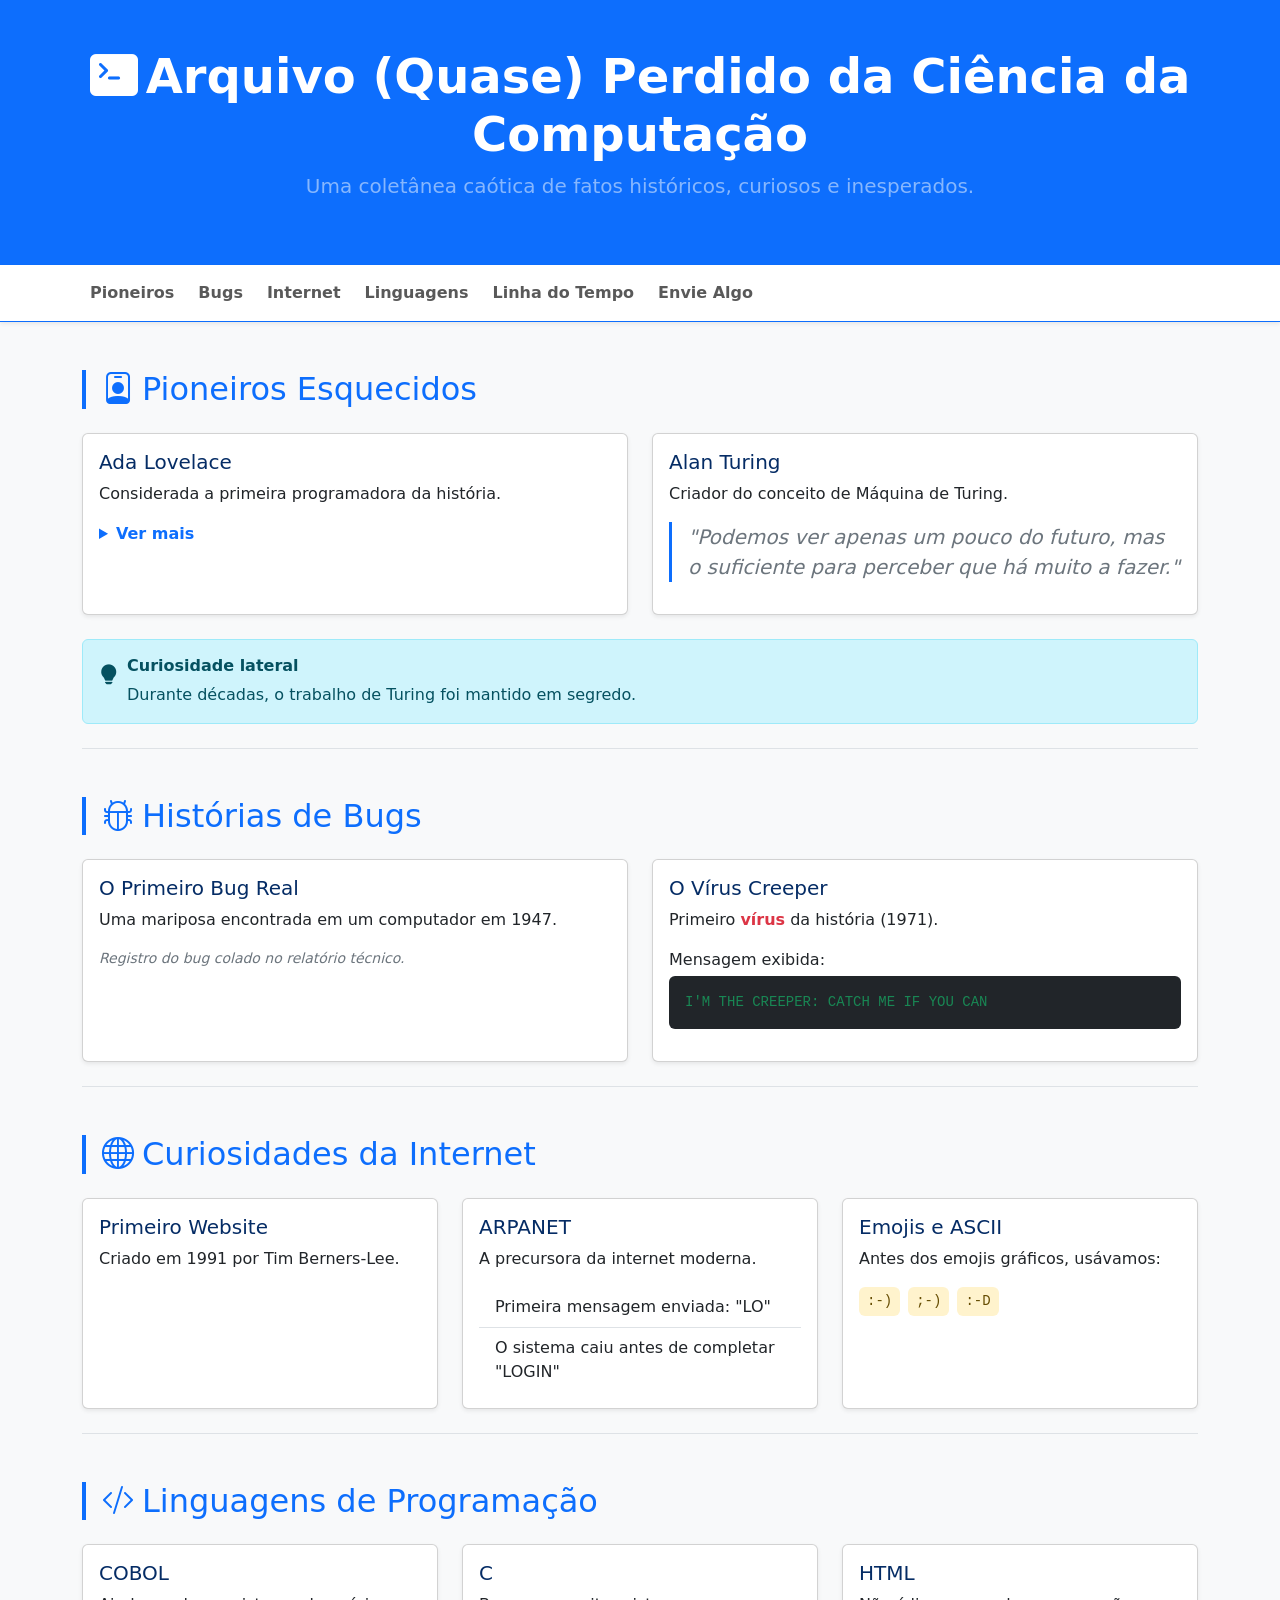
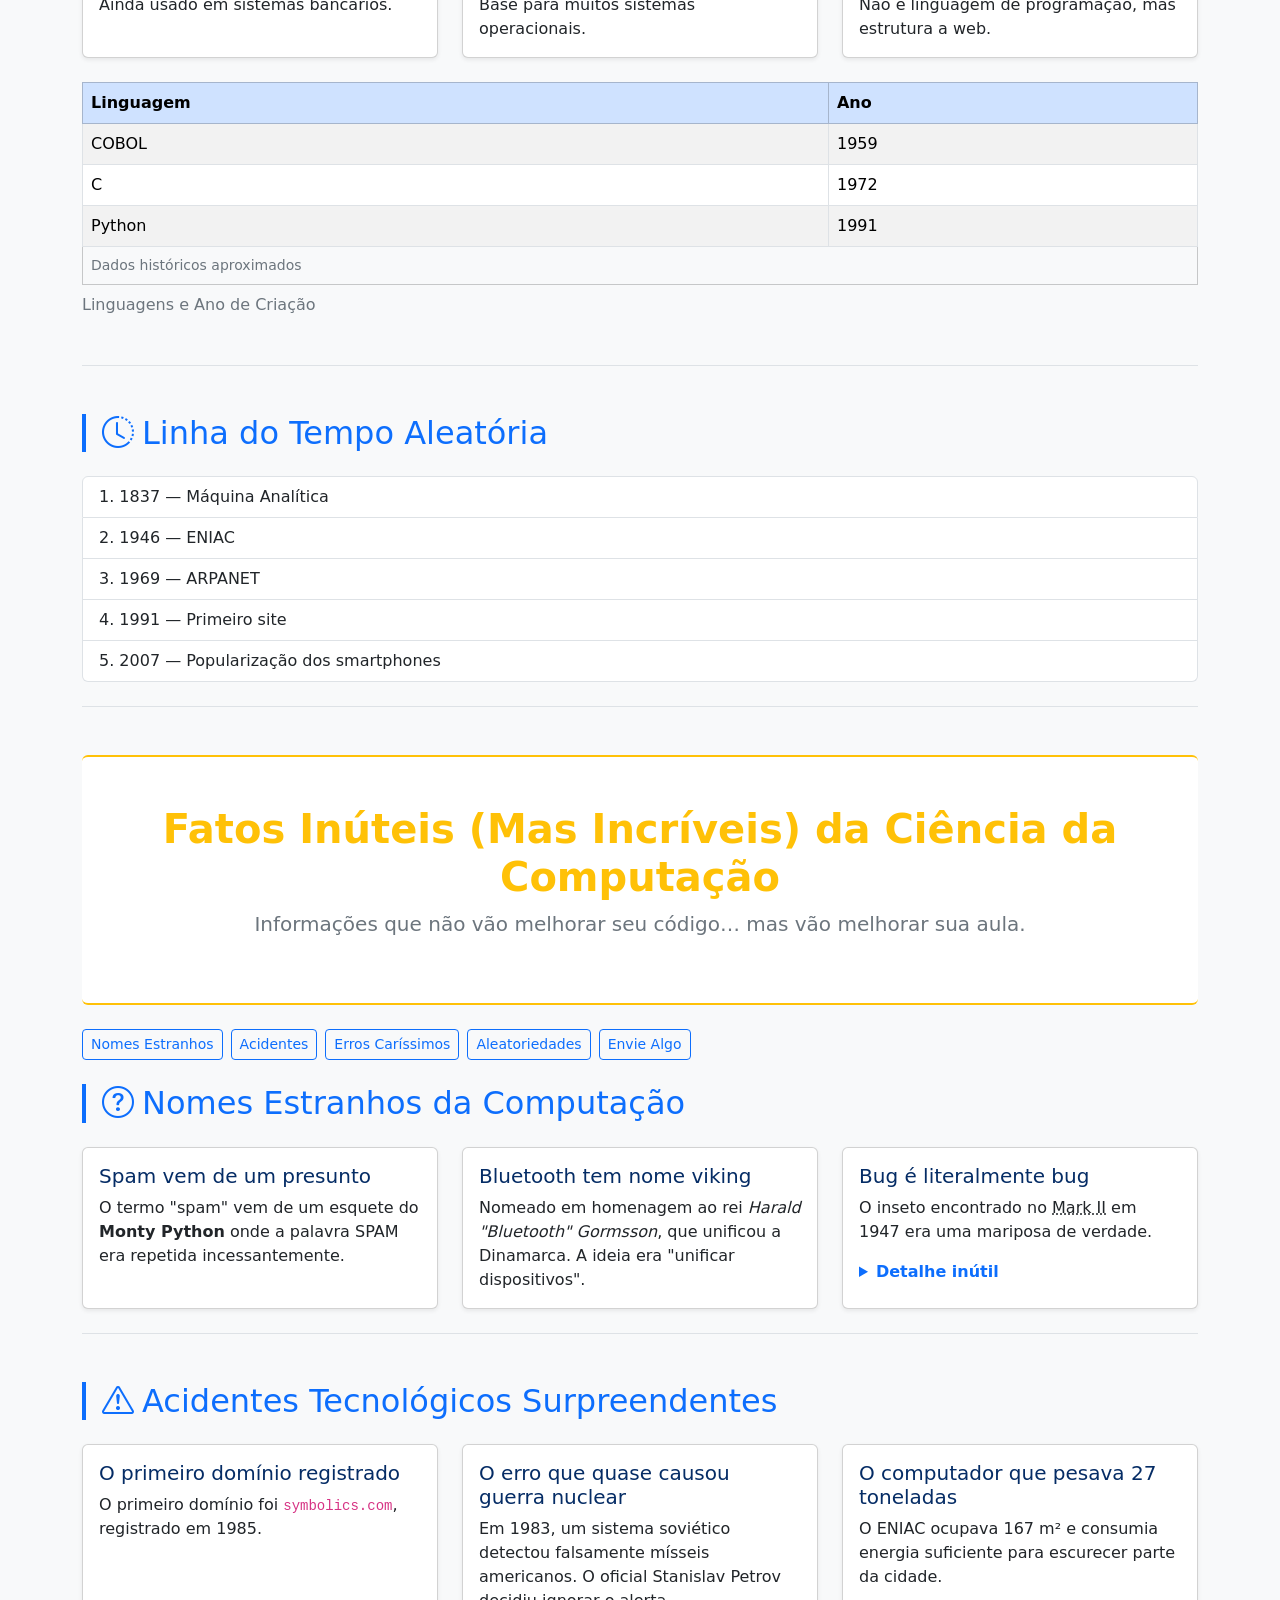
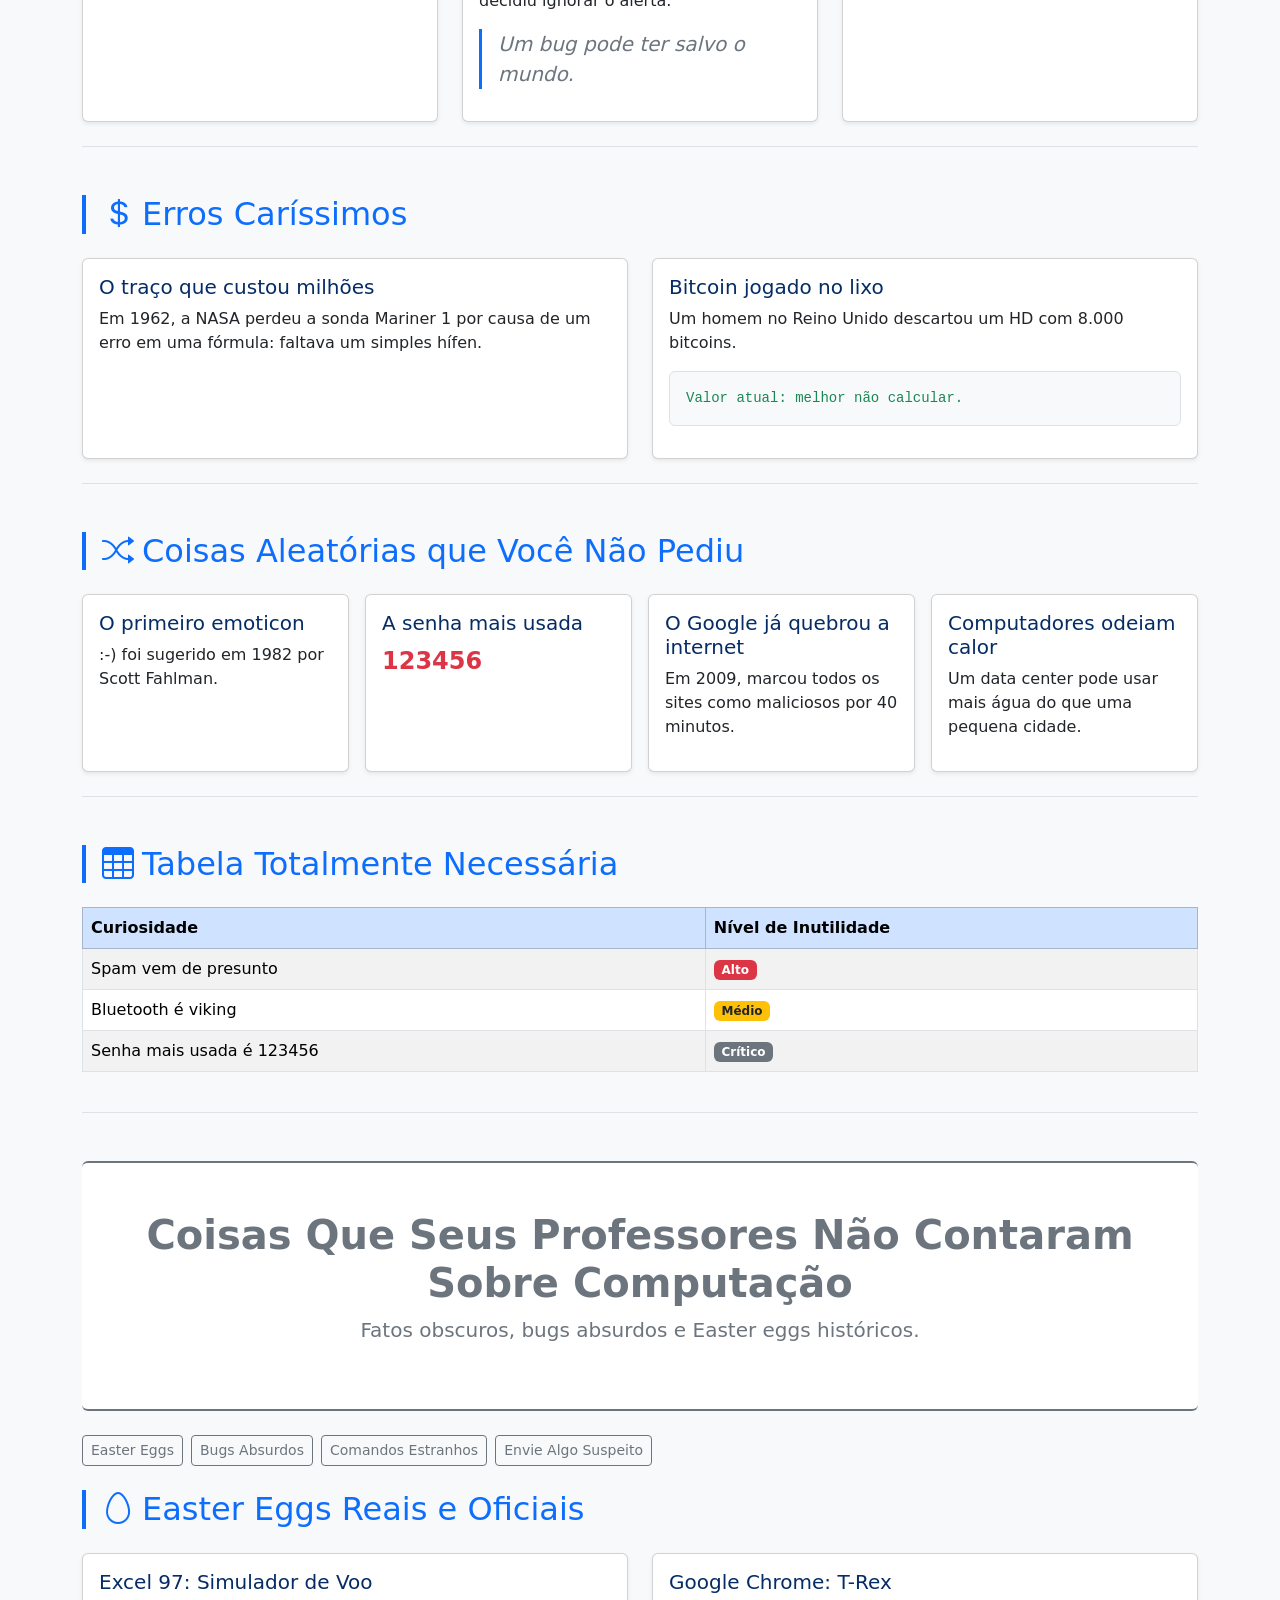
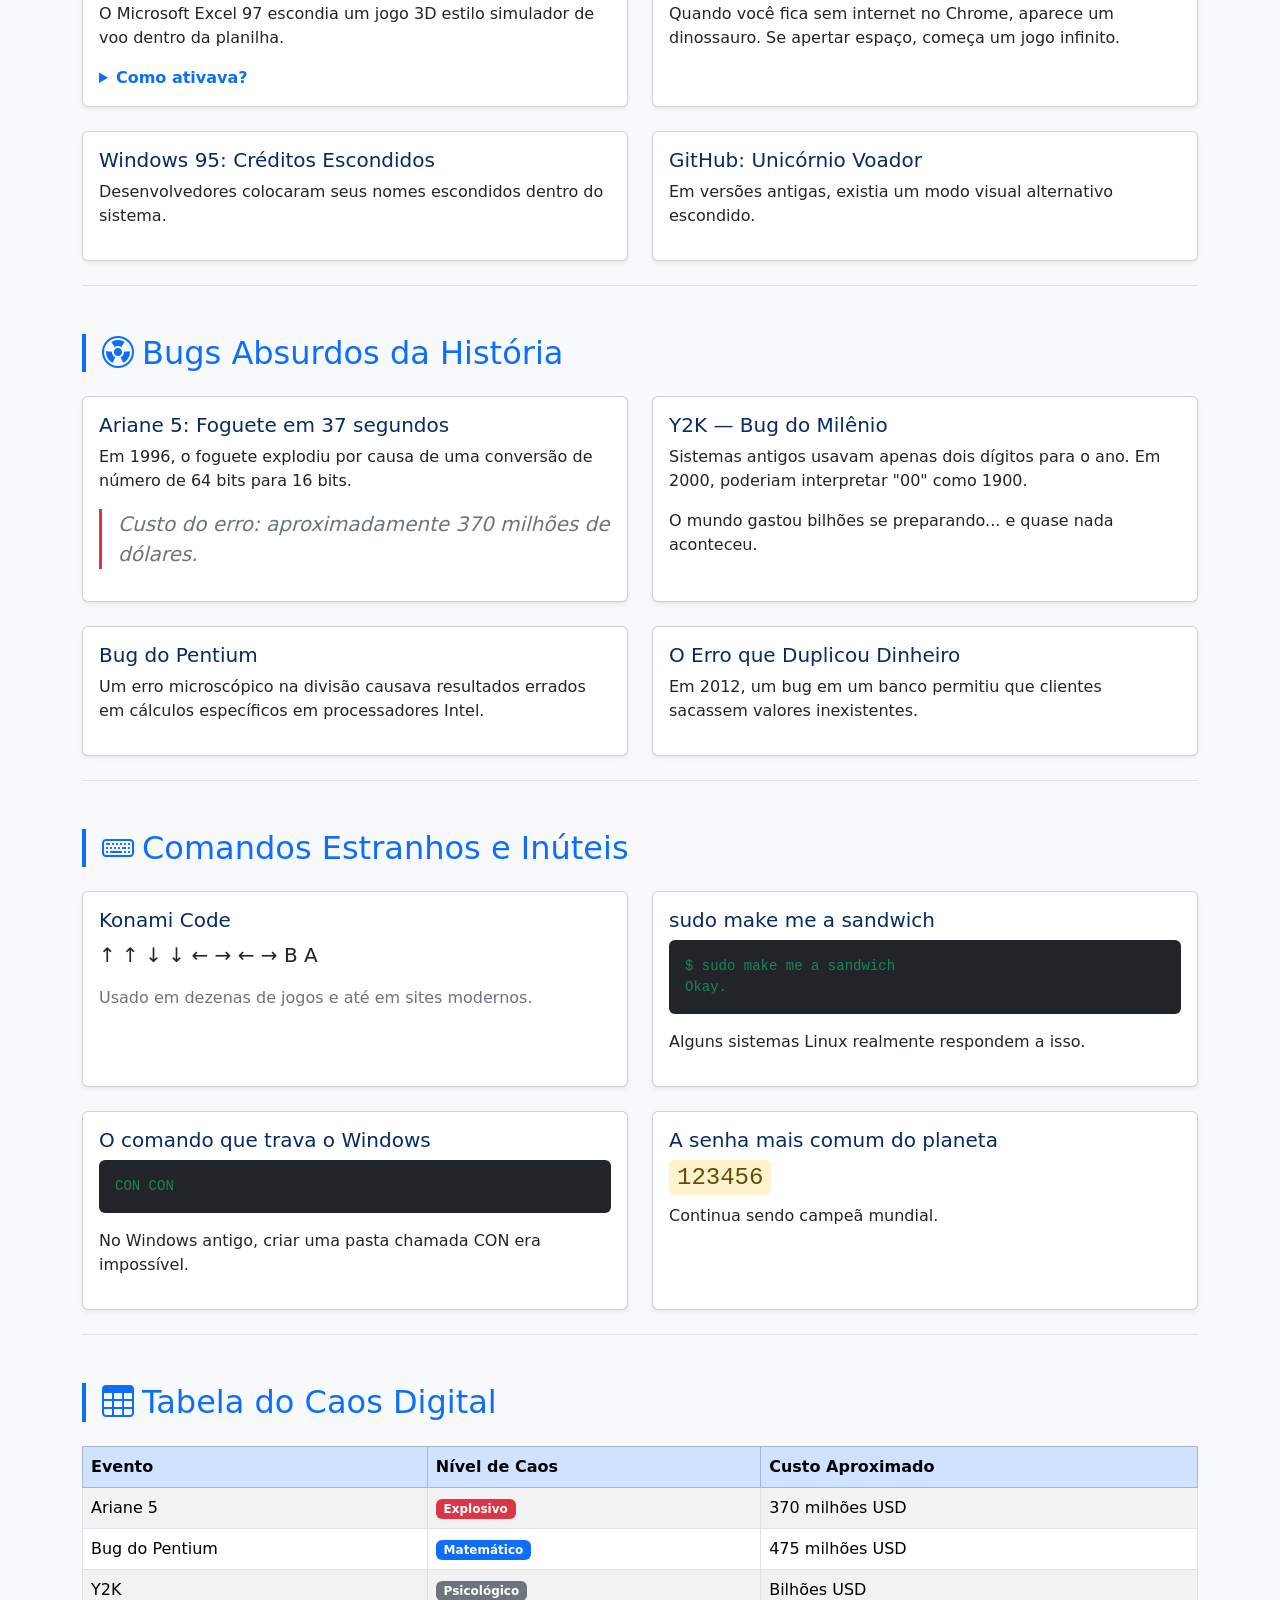
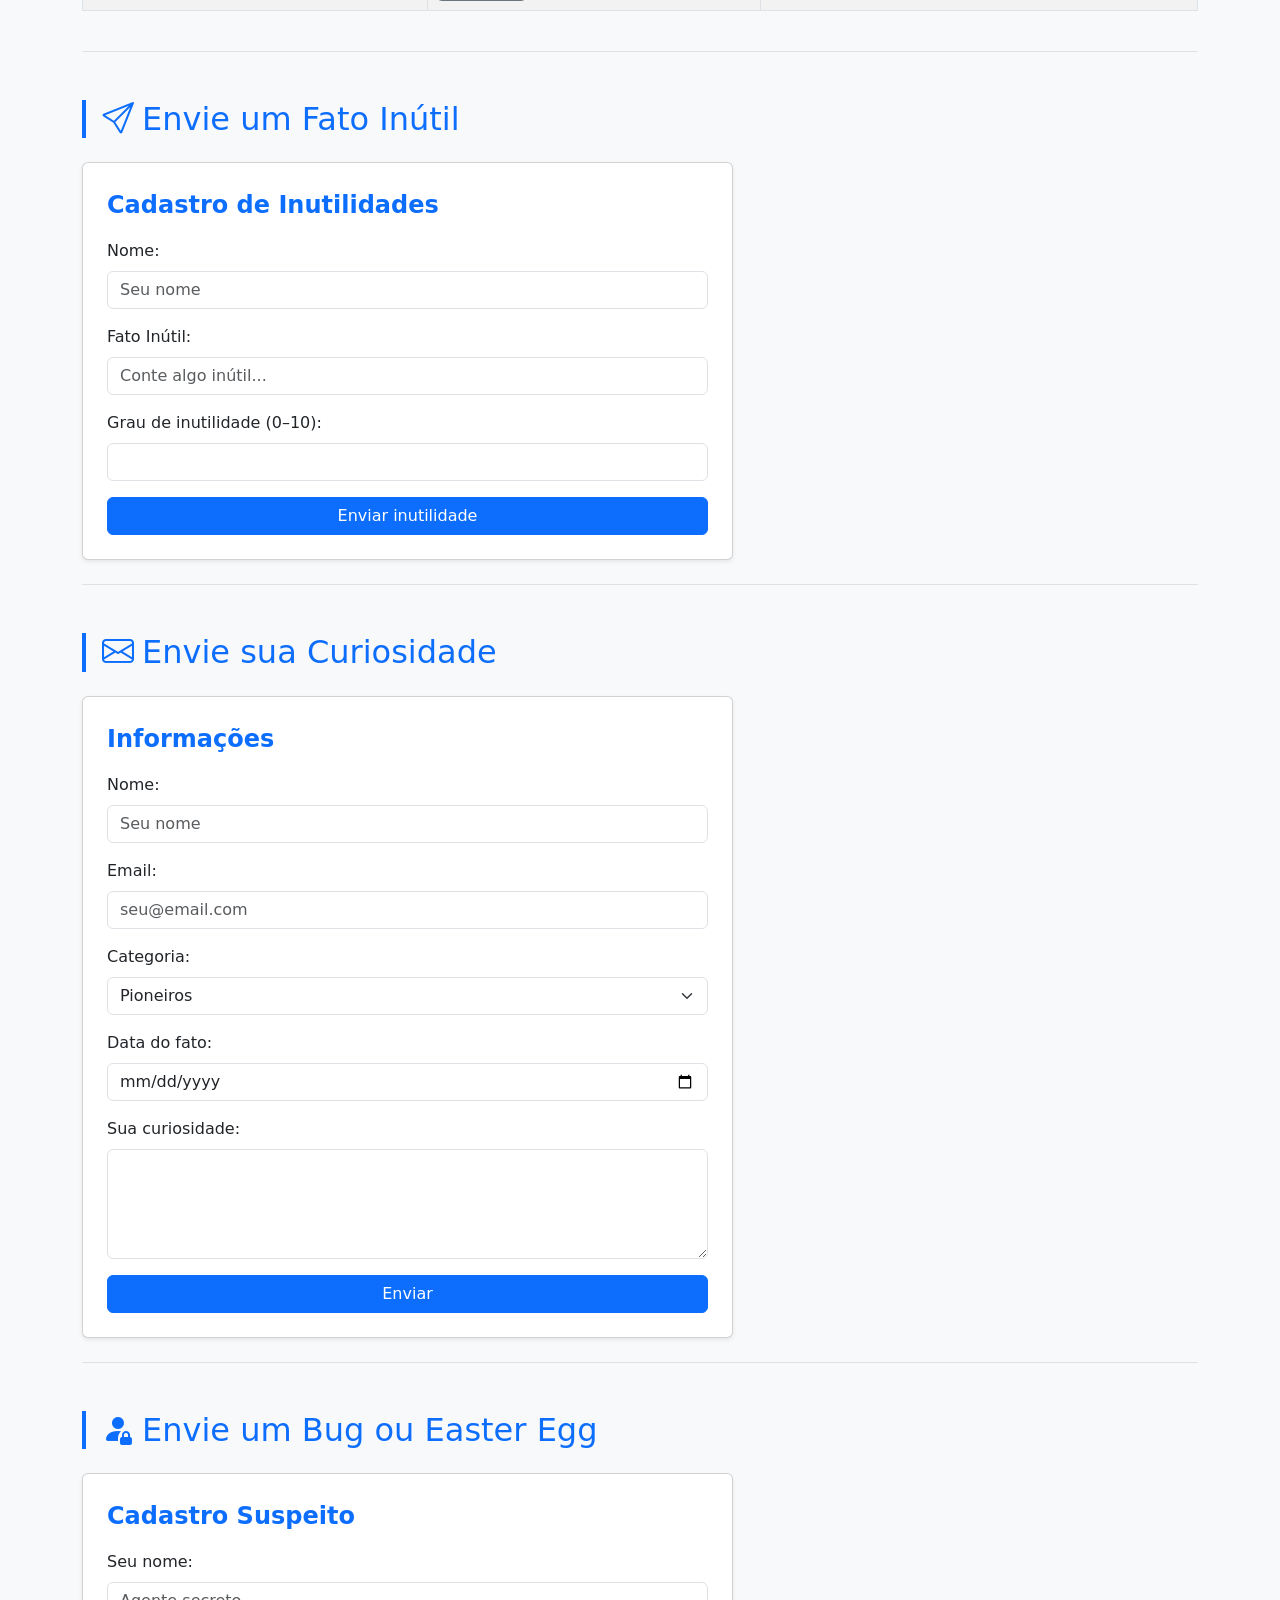
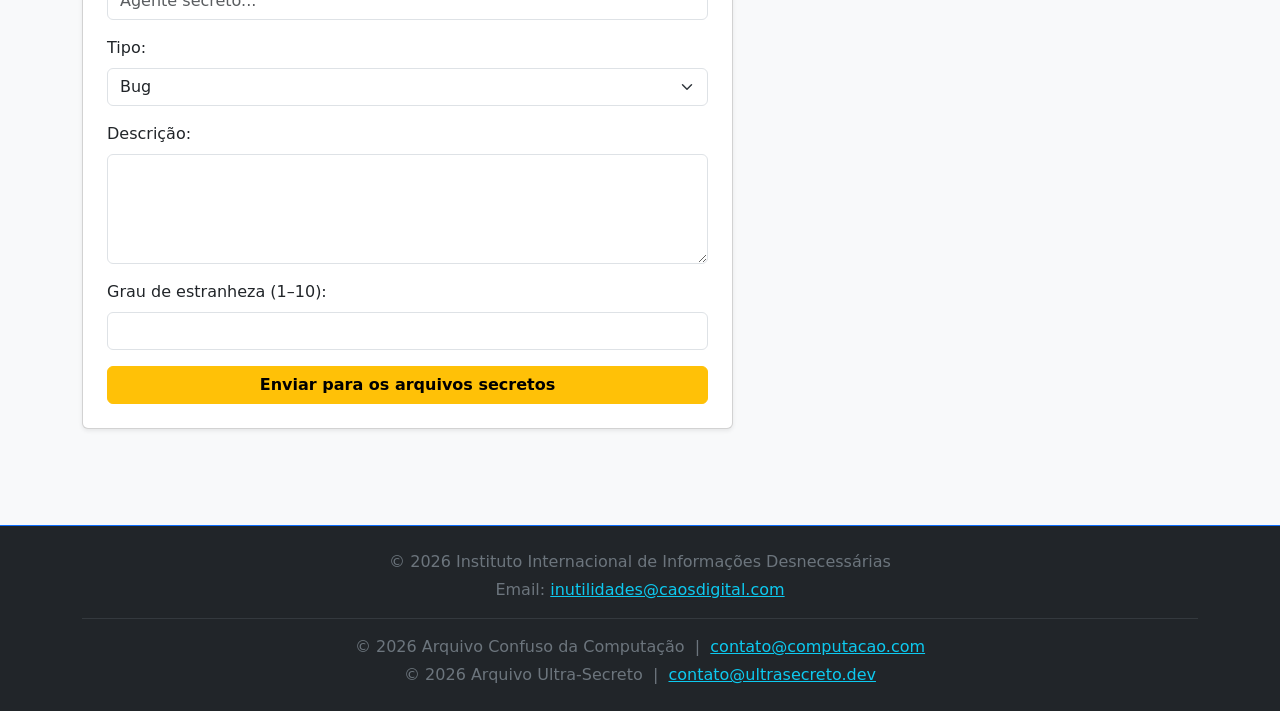
<file: 3 Atividade - Nada sobre nada em Computação - CSS/Bootstrap.html>
<!DOCTYPE html>
<html lang="pt-br">
<head>
    <meta charset="UTF-8">
    <meta name="description" content="Curiosidades e fatos históricos da Ciência da Computação">
    <meta name="author" content="Portal Computação">
    <meta name="viewport" content="width=device-width, initial-scale=1.0">
    <title>Arquivo Confuso da Computação</title>
    <link href="https://cdn.jsdelivr.net/npm/bootstrap@5.3.0/dist/css/bootstrap.min.css" rel="stylesheet">
    <link href="https://cdn.jsdelivr.net/npm/bootstrap-icons@1.10.5/font/bootstrap-icons.css" rel="stylesheet">
</head>

<body class="bg-light">

<header class="bg-primary text-white text-center py-5">
    <div class="container">
        <h1 class="display-5 fw-bold"><i class="bi bi-terminal-fill me-2"></i>Arquivo (Quase) Perdido da Ciência da Computação</h1>
        <p class="lead text-white-50">Uma coletânea caótica de fatos históricos, curiosos e inesperados.</p>
    </div>
</header>

<nav class="navbar navbar-expand-md navbar-light bg-white shadow-sm sticky-top border-bottom border-primary">
    <div class="container">
        <button class="navbar-toggler" type="button" data-bs-toggle="collapse" data-bs-target="#nav1">
            <span class="navbar-toggler-icon"></span>
        </button>
        <div class="collapse navbar-collapse" id="nav1">
            <ul class="navbar-nav gap-2">
                <li class="nav-item"><a class="nav-link fw-semibold" href="#pioneiros">Pioneiros</a></li>
                <li class="nav-item"><a class="nav-link fw-semibold" href="#bugs">Bugs</a></li>
                <li class="nav-item"><a class="nav-link fw-semibold" href="#internet">Internet</a></li>
                <li class="nav-item"><a class="nav-link fw-semibold" href="#linguagens">Linguagens</a></li>
                <li class="nav-item"><a class="nav-link fw-semibold" href="#linha-do-tempo">Linha do Tempo</a></li>
                <li class="nav-item"><a class="nav-link fw-semibold" href="#formulario">Envie Algo</a></li>
            </ul>
        </div>
    </div>
</nav>

<main class="container py-5">

    <section id="pioneiros" class="mb-5 pb-4 border-bottom">
        <h2 class="text-primary border-start border-primary border-4 ps-3 mb-4">
            <i class="bi bi-person-badge me-2"></i>Pioneiros Esquecidos
        </h2>
        <div class="row g-4">
            <div class="col-md-6">
                <div class="card h-100 shadow-sm">
                    <div class="card-body">
                        <h3 class="card-title text-primary-emphasis fs-5">Ada Lovelace</h3>
                        <p class="card-text">Considerada a primeira programadora da história.</p>
                        <details>
                            <summary class="text-primary fw-semibold">Ver mais</summary>
                            <p class="mt-2 text-secondary">Ela escreveu um algoritmo para a Máquina Analítica no século XIX.</p>
                        </details>
                    </div>
                </div>
            </div>
            <div class="col-md-6">
                <div class="card h-100 shadow-sm">
                    <div class="card-body">
                        <h3 class="card-title text-primary-emphasis fs-5">Alan Turing</h3>
                        <p class="card-text">Criador do conceito de Máquina de Turing.</p>
                        <blockquote class="blockquote border-start border-primary border-3 ps-3 fst-italic text-secondary">
                            "Podemos ver apenas um pouco do futuro, mas o suficiente para perceber que há muito a fazer."
                        </blockquote>
                    </div>
                </div>
            </div>
            <div class="col-12">
                <div class="alert alert-info d-flex align-items-start gap-2 mb-0">
                    <i class="bi bi-lightbulb-fill fs-5 mt-1"></i>
                    <div>
                        <h4 class="alert-heading fs-6 fw-bold">Curiosidade lateral</h4>
                        <p class="mb-0">Durante décadas, o trabalho de Turing foi mantido em segredo.</p>
                    </div>
                </div>
            </div>
        </div>
    </section>

    <section id="bugs" class="mb-5 pb-4 border-bottom">
        <h2 class="text-primary border-start border-primary border-4 ps-3 mb-4">
            <i class="bi bi-bug me-2"></i>Histórias de Bugs
        </h2>
        <div class="row g-4">
            <div class="col-md-6">
                <div class="card h-100 shadow-sm">
                    <div class="card-body">
                        <h3 class="card-title text-primary-emphasis fs-5">O Primeiro Bug Real</h3>
                        <p class="card-text">Uma mariposa encontrada em um computador em 1947.</p>
                        <figure class="mb-0">
                            <figcaption class="text-secondary fst-italic small">Registro do bug colado no relatório técnico.</figcaption>
                        </figure>
                    </div>
                </div>
            </div>
            <div class="col-md-6">
                <div class="card h-100 shadow-sm">
                    <div class="card-body">
                        <h3 class="card-title text-primary-emphasis fs-5">O Vírus Creeper</h3>
                        <p>Primeiro <span class="text-danger fw-bold">vírus</span> da história (1971).</p>
                        <p class="mb-1">Mensagem exibida:</p>
                        <pre class="bg-dark text-success p-3 rounded small">I'M THE CREEPER: CATCH ME IF YOU CAN</pre>
                    </div>
                </div>
            </div>
        </div>
    </section>

    <section id="internet" class="mb-5 pb-4 border-bottom">
        <h2 class="text-primary border-start border-primary border-4 ps-3 mb-4">
            <i class="bi bi-globe me-2"></i>Curiosidades da Internet
        </h2>
        <div class="row g-4">
            <div class="col-md-4">
                <div class="card h-100 shadow-sm">
                    <div class="card-body">
                        <h3 class="card-title text-primary-emphasis fs-5">Primeiro Website</h3>
                        <p class="card-text">Criado em 1991 por Tim Berners-Lee.</p>
                    </div>
                </div>
            </div>
            <div class="col-md-4">
                <div class="card h-100 shadow-sm">
                    <div class="card-body">
                        <h3 class="card-title text-primary-emphasis fs-5">ARPANET</h3>
                        <p>A precursora da internet moderna.</p>
                        <ul class="list-group list-group-flush">
                            <li class="list-group-item">Primeira mensagem enviada: "LO"</li>
                            <li class="list-group-item">O sistema caiu antes de completar "LOGIN"</li>
                        </ul>
                    </div>
                </div>
            </div>
            <div class="col-md-4">
                <div class="card h-100 shadow-sm">
                    <div class="card-body">
                        <h3 class="card-title text-primary-emphasis fs-5">Emojis e ASCII</h3>
                        <p>Antes dos emojis gráficos, usávamos:</p>
                        <div class="d-flex gap-2 flex-wrap">
                            <code class="bg-warning-subtle text-warning-emphasis px-2 py-1 rounded">:-)</code>
                            <code class="bg-warning-subtle text-warning-emphasis px-2 py-1 rounded">;-)</code>
                            <code class="bg-warning-subtle text-warning-emphasis px-2 py-1 rounded">:-D</code>
                        </div>
                    </div>
                </div>
            </div>
        </div>
    </section>

    <section id="linguagens" class="mb-5 pb-4 border-bottom">
        <h2 class="text-primary border-start border-primary border-4 ps-3 mb-4">
            <i class="bi bi-code-slash me-2"></i>Linguagens de Programação
        </h2>
        <div class="row g-4 mb-4">
            <div class="col-md-4">
                <div class="card h-100 shadow-sm">
                    <div class="card-body">
                        <h3 class="card-title text-primary-emphasis fs-5">COBOL</h3>
                        <p class="card-text">Ainda usado em sistemas bancários.</p>
                    </div>
                </div>
            </div>
            <div class="col-md-4">
                <div class="card h-100 shadow-sm">
                    <div class="card-body">
                        <h3 class="card-title text-primary-emphasis fs-5">C</h3>
                        <p class="card-text">Base para muitos sistemas operacionais.</p>
                    </div>
                </div>
            </div>
            <div class="col-md-4">
                <div class="card h-100 shadow-sm">
                    <div class="card-body">
                        <h3 class="card-title text-primary-emphasis fs-5">HTML</h3>
                        <p class="card-text">Não é linguagem de programação, mas estrutura a web.</p>
                    </div>
                </div>
            </div>
        </div>
        <div class="table-responsive">
            <table class="table table-bordered table-hover table-striped">
                <caption class="text-secondary">Linguagens e Ano de Criação</caption>
                <thead class="table-primary">
                    <tr>
                        <th>Linguagem</th>
                        <th>Ano</th>
                    </tr>
                </thead>
                <tbody>
                    <tr><td>COBOL</td><td>1959</td></tr>
                    <tr><td>C</td><td>1972</td></tr>
                    <tr><td>Python</td><td>1991</td></tr>
                </tbody>
                <tfoot class="table-light">
                    <tr><td colspan="2" class="text-secondary small">Dados históricos aproximados</td></tr>
                </tfoot>
            </table>
        </div>
    </section>

    <section id="linha-do-tempo" class="mb-5 pb-4 border-bottom">
        <h2 class="text-primary border-start border-primary border-4 ps-3 mb-4">
            <i class="bi bi-clock-history me-2"></i>Linha do Tempo Aleatória
        </h2>
        <ol class="list-group list-group-numbered">
            <li class="list-group-item">1837 — Máquina Analítica</li>
            <li class="list-group-item">1946 — ENIAC</li>
            <li class="list-group-item">1969 — ARPANET</li>
            <li class="list-group-item">1991 — Primeiro site</li>
            <li class="list-group-item">2007 — Popularização dos smartphones</li>
        </ol>
    </section>

    <div class="text-center py-5 my-4 border-top border-bottom border-warning border-2 bg-white rounded">
        <h1 class="text-warning fw-bold">Fatos Inúteis (Mas Incríveis) da Ciência da Computação</h1>
        <p class="text-secondary lead">Informações que não vão melhorar seu código… mas vão melhorar sua aula.</p>
    </div>

    <nav class="mb-4">
        <div class="d-flex flex-wrap gap-2">
            <a href="#nomes" class="btn btn-outline-primary btn-sm">Nomes Estranhos</a>
            <a href="#acidentes" class="btn btn-outline-primary btn-sm">Acidentes</a>
            <a href="#dinheiro" class="btn btn-outline-primary btn-sm">Erros Caríssimos</a>
            <a href="#aleatorio" class="btn btn-outline-primary btn-sm">Aleatoriedades</a>
            <a href="#form" class="btn btn-outline-primary btn-sm">Envie Algo</a>
        </div>
    </nav>

    <section id="nomes" class="mb-5 pb-4 border-bottom">
        <h2 class="text-primary border-start border-primary border-4 ps-3 mb-4">
            <i class="bi bi-question-circle me-2"></i>Nomes Estranhos da Computação
        </h2>
        <div class="row g-4">
            <div class="col-md-4">
                <div class="card h-100 shadow-sm">
                    <div class="card-body">
                        <h3 class="card-title text-primary-emphasis fs-5">Spam vem de um presunto</h3>
                        <p class="card-text">O termo "spam" vem de um esquete do <strong>Monty Python</strong> onde a palavra SPAM era repetida incessantemente.</p>
                    </div>
                </div>
            </div>
            <div class="col-md-4">
                <div class="card h-100 shadow-sm">
                    <div class="card-body">
                        <h3 class="card-title text-primary-emphasis fs-5">Bluetooth tem nome viking</h3>
                        <p class="card-text">Nomeado em homenagem ao rei <em>Harald "Bluetooth" Gormsson</em>, que unificou a Dinamarca. A ideia era "unificar dispositivos".</p>
                    </div>
                </div>
            </div>
            <div class="col-md-4">
                <div class="card h-100 shadow-sm">
                    <div class="card-body">
                        <h3 class="card-title text-primary-emphasis fs-5">Bug é literalmente bug</h3>
                        <p class="card-text">O inseto encontrado no <abbr title="Harvard Mark II">Mark II</abbr> em 1947 era uma mariposa de verdade.</p>
                        <details>
                            <summary class="text-primary fw-semibold">Detalhe inútil</summary>
                            <p class="mt-2 text-secondary">O inseto ainda está preservado em um museu.</p>
                        </details>
                    </div>
                </div>
            </div>
        </div>
    </section>

    <section id="acidentes" class="mb-5 pb-4 border-bottom">
        <h2 class="text-primary border-start border-primary border-4 ps-3 mb-4">
            <i class="bi bi-exclamation-triangle me-2"></i>Acidentes Tecnológicos Surpreendentes
        </h2>
        <div class="row g-4">
            <div class="col-md-4">
                <div class="card h-100 shadow-sm">
                    <div class="card-body">
                        <h3 class="card-title text-primary-emphasis fs-5">O primeiro domínio registrado</h3>
                        <p>O primeiro domínio foi <code>symbolics.com</code>, registrado em 1985.</p>
                    </div>
                </div>
            </div>
            <div class="col-md-4">
                <div class="card h-100 shadow-sm">
                    <div class="card-body">
                        <h3 class="card-title text-primary-emphasis fs-5">O erro que quase causou guerra nuclear</h3>
                        <p>Em 1983, um sistema soviético detectou falsamente mísseis americanos. O oficial Stanislav Petrov decidiu ignorar o alerta.</p>
                        <blockquote class="blockquote border-start border-primary border-3 ps-3 fst-italic text-secondary small">
                            Um bug pode ter salvo o mundo.
                        </blockquote>
                    </div>
                </div>
            </div>
            <div class="col-md-4">
                <div class="card h-100 shadow-sm">
                    <div class="card-body">
                        <h3 class="card-title text-primary-emphasis fs-5">O computador que pesava 27 toneladas</h3>
                        <p>O ENIAC ocupava 167 m² e consumia energia suficiente para escurecer parte da cidade.</p>
                    </div>
                </div>
            </div>
        </div>
    </section>

    <section id="dinheiro" class="mb-5 pb-4 border-bottom">
        <h2 class="text-primary border-start border-primary border-4 ps-3 mb-4">
            <i class="bi bi-currency-dollar me-2"></i>Erros Caríssimos
        </h2>
        <div class="row g-4">
            <div class="col-md-6">
                <div class="card h-100 shadow-sm">
                    <div class="card-body">
                        <h3 class="card-title text-primary-emphasis fs-5">O traço que custou milhões</h3>
                        <p>Em 1962, a NASA perdeu a sonda Mariner 1 por causa de um erro em uma fórmula: faltava um simples hífen.</p>
                    </div>
                </div>
            </div>
            <div class="col-md-6">
                <div class="card h-100 shadow-sm">
                    <div class="card-body">
                        <h3 class="card-title text-primary-emphasis fs-5">Bitcoin jogado no lixo</h3>
                        <p>Um homem no Reino Unido descartou um HD com 8.000 bitcoins.</p>
                        <pre class="bg-light border rounded p-3 small text-success">Valor atual: melhor não calcular.</pre>
                    </div>
                </div>
            </div>
        </div>
    </section>

    <section id="aleatorio" class="mb-5 pb-4 border-bottom">
        <h2 class="text-primary border-start border-primary border-4 ps-3 mb-4">
            <i class="bi bi-shuffle me-2"></i>Coisas Aleatórias que Você Não Pediu
        </h2>
        <div class="row g-3">
            <div class="col-sm-6 col-lg-3">
                <div class="card h-100 shadow-sm">
                    <div class="card-body">
                        <h3 class="card-title text-primary-emphasis fs-5">O primeiro emoticon</h3>
                        <p>:-) foi sugerido em 1982 por Scott Fahlman.</p>
                    </div>
                </div>
            </div>
            <div class="col-sm-6 col-lg-3">
                <div class="card h-100 shadow-sm">
                    <div class="card-body">
                        <h3 class="card-title text-primary-emphasis fs-5">A senha mais usada</h3>
                        <p class="text-danger fw-bold fs-4">123456</p>
                    </div>
                </div>
            </div>
            <div class="col-sm-6 col-lg-3">
                <div class="card h-100 shadow-sm">
                    <div class="card-body">
                        <h3 class="card-title text-primary-emphasis fs-5">O Google já quebrou a internet</h3>
                        <p>Em 2009, marcou todos os sites como maliciosos por 40 minutos.</p>
                    </div>
                </div>
            </div>
            <div class="col-sm-6 col-lg-3">
                <div class="card h-100 shadow-sm">
                    <div class="card-body">
                        <h3 class="card-title text-primary-emphasis fs-5">Computadores odeiam calor</h3>
                        <p>Um data center pode usar mais água do que uma pequena cidade.</p>
                    </div>
                </div>
            </div>
        </div>
    </section>

    <section class="mb-5 pb-4 border-bottom">
        <h2 class="text-primary border-start border-primary border-4 ps-3 mb-4">
            <i class="bi bi-table me-2"></i>Tabela Totalmente Necessária
        </h2>
        <div class="table-responsive">
            <table class="table table-bordered table-hover table-striped">
                <thead class="table-primary">
                    <tr>
                        <th>Curiosidade</th>
                        <th>Nível de Inutilidade</th>
                    </tr>
                </thead>
                <tbody>
                    <tr>
                        <td>Spam vem de presunto</td>
                        <td><span class="badge bg-danger">Alto</span></td>
                    </tr>
                    <tr>
                        <td>Bluetooth é viking</td>
                        <td><span class="badge bg-warning text-dark">Médio</span></td>
                    </tr>
                    <tr>
                        <td>Senha mais usada é 123456</td>
                        <td><span class="badge bg-secondary">Crítico</span></td>
                    </tr>
                </tbody>
            </table>
        </div>
    </section>

    <div class="text-center py-5 my-4 border-top border-bottom border-secondary border-2 bg-white rounded">
        <h1 class="fw-bold text-secondary">Coisas Que Seus Professores Não Contaram Sobre Computação</h1>
        <p class="text-secondary lead">Fatos obscuros, bugs absurdos e Easter eggs históricos.</p>
    </div>

    <nav class="mb-4">
        <div class="d-flex flex-wrap gap-2">
            <a href="#easter-eggs" class="btn btn-outline-secondary btn-sm">Easter Eggs</a>
            <a href="#bugs-absurdos" class="btn btn-outline-secondary btn-sm">Bugs Absurdos</a>
            <a href="#comandos-secretos" class="btn btn-outline-secondary btn-sm">Comandos Estranhos</a>
            <a href="#formulario-secreto" class="btn btn-outline-secondary btn-sm">Envie Algo Suspeito</a>
        </div>
    </nav>

    <section id="easter-eggs" class="mb-5 pb-4 border-bottom">
        <h2 class="text-primary border-start border-primary border-4 ps-3 mb-4">
            <i class="bi bi-egg me-2"></i>Easter Eggs Reais e Oficiais
        </h2>
        <div class="row g-4">
            <div class="col-md-6">
                <div class="card h-100 shadow-sm">
                    <div class="card-body">
                        <h3 class="card-title text-primary-emphasis fs-5">Excel 97: Simulador de Voo</h3>
                        <p>O Microsoft Excel 97 escondia um jogo 3D estilo simulador de voo dentro da planilha.</p>
                        <details>
                            <summary class="text-primary fw-semibold">Como ativava?</summary>
                            <p class="mt-2 text-secondary">Era preciso selecionar células específicas e usar combinações absurdas de teclado.</p>
                        </details>
                    </div>
                </div>
            </div>
            <div class="col-md-6">
                <div class="card h-100 shadow-sm">
                    <div class="card-body">
                        <h3 class="card-title text-primary-emphasis fs-5">Google Chrome: T-Rex</h3>
                        <p>Quando você fica sem internet no Chrome, aparece um dinossauro. Se apertar espaço, começa um jogo infinito.</p>
                    </div>
                </div>
            </div>
            <div class="col-md-6">
                <div class="card h-100 shadow-sm">
                    <div class="card-body">
                        <h3 class="card-title text-primary-emphasis fs-5">Windows 95: Créditos Escondidos</h3>
                        <p>Desenvolvedores colocaram seus nomes escondidos dentro do sistema.</p>
                    </div>
                </div>
            </div>
            <div class="col-md-6">
                <div class="card h-100 shadow-sm">
                    <div class="card-body">
                        <h3 class="card-title text-primary-emphasis fs-5">GitHub: Unicórnio Voador</h3>
                        <p>Em versões antigas, existia um modo visual alternativo escondido.</p>
                    </div>
                </div>
            </div>
        </div>
    </section>

    <section id="bugs-absurdos" class="mb-5 pb-4 border-bottom">
        <h2 class="text-primary border-start border-primary border-4 ps-3 mb-4">
            <i class="bi bi-radioactive me-2"></i>Bugs Absurdos da História
        </h2>
        <div class="row g-4">
            <div class="col-md-6">
                <div class="card h-100 shadow-sm">
                    <div class="card-body">
                        <h3 class="card-title text-primary-emphasis fs-5">Ariane 5: Foguete em 37 segundos</h3>
                        <p>Em 1996, o foguete explodiu por causa de uma conversão de número de 64 bits para 16 bits.</p>
                        <blockquote class="blockquote border-start border-danger border-3 ps-3 fst-italic text-secondary small">
                            Custo do erro: aproximadamente 370 milhões de dólares.
                        </blockquote>
                    </div>
                </div>
            </div>
            <div class="col-md-6">
                <div class="card h-100 shadow-sm">
                    <div class="card-body">
                        <h3 class="card-title text-primary-emphasis fs-5">Y2K — Bug do Milênio</h3>
                        <p>Sistemas antigos usavam apenas dois dígitos para o ano. Em 2000, poderiam interpretar "00" como 1900.</p>
                        <p>O mundo gastou bilhões se preparando... e quase nada aconteceu.</p>
                    </div>
                </div>
            </div>
            <div class="col-md-6">
                <div class="card h-100 shadow-sm">
                    <div class="card-body">
                        <h3 class="card-title text-primary-emphasis fs-5">Bug do Pentium</h3>
                        <p>Um erro microscópico na divisão causava resultados errados em cálculos específicos em processadores Intel.</p>
                    </div>
                </div>
            </div>
            <div class="col-md-6">
                <div class="card h-100 shadow-sm">
                    <div class="card-body">
                        <h3 class="card-title text-primary-emphasis fs-5">O Erro que Duplicou Dinheiro</h3>
                        <p>Em 2012, um bug em um banco permitiu que clientes sacassem valores inexistentes.</p>
                    </div>
                </div>
            </div>
        </div>
    </section>

    <section id="comandos-secretos" class="mb-5 pb-4 border-bottom">
        <h2 class="text-primary border-start border-primary border-4 ps-3 mb-4">
            <i class="bi bi-keyboard me-2"></i>Comandos Estranhos e Inúteis
        </h2>
        <div class="row g-4">
            <div class="col-md-6">
                <div class="card h-100 shadow-sm">
                    <div class="card-body">
                        <h3 class="card-title text-primary-emphasis fs-5">Konami Code</h3>
                        <p class="fs-5">↑ ↑ ↓ ↓ ← → ← → B A</p>
                        <p class="text-secondary">Usado em dezenas de jogos e até em sites modernos.</p>
                    </div>
                </div>
            </div>
            <div class="col-md-6">
                <div class="card h-100 shadow-sm">
                    <div class="card-body">
                        <h3 class="card-title text-primary-emphasis fs-5">sudo make me a sandwich</h3>
                        <pre class="bg-dark text-success p-3 rounded small">$ sudo make me a sandwich
Okay.</pre>
                        <p>Alguns sistemas Linux realmente respondem a isso.</p>
                    </div>
                </div>
            </div>
            <div class="col-md-6">
                <div class="card h-100 shadow-sm">
                    <div class="card-body">
                        <h3 class="card-title text-primary-emphasis fs-5">O comando que trava o Windows</h3>
                        <pre class="bg-dark text-success p-3 rounded small">CON CON</pre>
                        <p>No Windows antigo, criar uma pasta chamada CON era impossível.</p>
                    </div>
                </div>
            </div>
            <div class="col-md-6">
                <div class="card h-100 shadow-sm">
                    <div class="card-body">
                        <h3 class="card-title text-primary-emphasis fs-5">A senha mais comum do planeta</h3>
                        <code class="fs-4 bg-warning-subtle text-warning-emphasis px-2 py-1 rounded">123456</code>
                        <p class="mt-2">Continua sendo campeã mundial.</p>
                    </div>
                </div>
            </div>
        </div>
    </section>

    <section class="mb-5 pb-4 border-bottom">
        <h2 class="text-primary border-start border-primary border-4 ps-3 mb-4">
            <i class="bi bi-table me-2"></i>Tabela do Caos Digital
        </h2>
        <div class="table-responsive">
            <table class="table table-bordered table-hover table-striped">
                <thead class="table-primary">
                    <tr>
                        <th>Evento</th>
                        <th>Nível de Caos</th>
                        <th>Custo Aproximado</th>
                    </tr>
                </thead>
                <tbody>
                    <tr>
                        <td>Ariane 5</td>
                        <td><span class="badge bg-danger">Explosivo</span></td>
                        <td>370 milhões USD</td>
                    </tr>
                    <tr>
                        <td>Bug do Pentium</td>
                        <td><span class="badge bg-primary">Matemático</span></td>
                        <td>475 milhões USD</td>
                    </tr>
                    <tr>
                        <td>Y2K</td>
                        <td><span class="badge bg-secondary">Psicológico</span></td>
                        <td>Bilhões USD</td>
                    </tr>
                </tbody>
            </table>
        </div>
    </section>

    <section id="form" class="mb-5 pb-4 border-bottom">
        <h2 class="text-primary border-start border-primary border-4 ps-3 mb-4">
            <i class="bi bi-send me-2"></i>Envie um Fato Inútil
        </h2>
        <div class="card shadow-sm p-4 col-md-7">
            <fieldset>
                <legend class="text-primary fw-semibold mb-3">Cadastro de Inutilidades</legend>
                <div class="mb-3">
                    <label class="form-label">Nome:</label>
                    <input type="text" name="nome" class="form-control" placeholder="Seu nome">
                </div>
                <div class="mb-3">
                    <label class="form-label">Fato Inútil:</label>
                    <input type="text" name="fato" class="form-control" placeholder="Conte algo inútil...">
                </div>
                <div class="mb-3">
                    <label class="form-label">Grau de inutilidade (0–10):</label>
                    <input type="number" name="grau" min="0" max="10" class="form-control">
                </div>
                <button type="submit" class="btn btn-primary w-100">Enviar inutilidade</button>
            </fieldset>
        </div>
    </section>

    <section id="formulario" class="mb-5 pb-4 border-bottom">
        <h2 class="text-primary border-start border-primary border-4 ps-3 mb-4">
            <i class="bi bi-envelope me-2"></i>Envie sua Curiosidade
        </h2>
        <div class="card shadow-sm p-4 col-md-7">
            <fieldset>
                <legend class="text-primary fw-semibold mb-3">Informações</legend>
                <div class="mb-3">
                    <label class="form-label">Nome:</label>
                    <input type="text" name="nome" class="form-control" placeholder="Seu nome">
                </div>
                <div class="mb-3">
                    <label class="form-label">Email:</label>
                    <input type="email" name="email" class="form-control" placeholder="seu@email.com">
                </div>
                <div class="mb-3">
                    <label class="form-label">Categoria:</label>
                    <select name="categoria" class="form-select">
                        <option>Pioneiros</option>
                        <option>Bugs</option>
                        <option>Internet</option>
                        <option>Linguagens</option>
                    </select>
                </div>
                <div class="mb-3">
                    <label class="form-label">Data do fato:</label>
                    <input type="date" name="data" class="form-control">
                </div>
                <div class="mb-3">
                    <label class="form-label">Sua curiosidade:</label>
                    <textarea name="curiosidade" class="form-control" rows="4"></textarea>
                </div>
                <button type="submit" class="btn btn-primary w-100">Enviar</button>
            </fieldset>
        </div>
    </section>

    <section id="formulario-secreto" class="mb-5">
        <h2 class="text-primary border-start border-primary border-4 ps-3 mb-4">
            <i class="bi bi-person-fill-lock me-2"></i>Envie um Bug ou Easter Egg
        </h2>
        <div class="card shadow-sm p-4 col-md-7">
            <fieldset>
                <legend class="text-primary fw-semibold mb-3">Cadastro Suspeito</legend>
                <div class="mb-3">
                    <label class="form-label">Seu nome:</label>
                    <input type="text" name="nome" class="form-control" placeholder="Agente secreto...">
                </div>
                <div class="mb-3">
                    <label class="form-label">Tipo:</label>
                    <select name="tipo" class="form-select">
                        <option>Bug</option>
                        <option>Easter Egg</option>
                        <option>Comando estranho</option>
                    </select>
                </div>
                <div class="mb-3">
                    <label class="form-label">Descrição:</label>
                    <textarea name="descricao" class="form-control" rows="4"></textarea>
                </div>
                <div class="mb-3">
                    <label class="form-label">Grau de estranheza (1–10):</label>
                    <input type="number" min="1" max="10" class="form-control">
                </div>
                <button type="submit" class="btn btn-warning w-100 fw-bold">Enviar para os arquivos secretos</button>
            </fieldset>
        </div>
    </section>

</main>

<footer class="bg-dark text-secondary text-center py-4 border-top border-primary">
    <div class="container">
        <p class="mb-1">© 2026 Instituto Internacional de Informações Desnecessárias</p>
        <address class="mb-1">Email: <a href="mailto:inutilidades@caosdigital.com" class="text-info">inutilidades@caosdigital.com</a></address>
        <hr class="border-secondary">
        <p class="mb-1">© 2026 Arquivo Confuso da Computação &nbsp;|&nbsp; <a href="mailto:contato@computacao.com" class="text-info">contato@computacao.com</a></p>
        <p class="mb-0">© 2026 Arquivo Ultra-Secreto &nbsp;|&nbsp; <a href="mailto:contato@ultrasecreto.dev" class="text-info">contato@ultrasecreto.dev</a></p>
    </div>
</footer>

<script src="https://cdn.jsdelivr.net/npm/bootstrap@5.3.0/dist/js/bootstrap.bundle.min.js"></script>

</body>
</html>
</file>
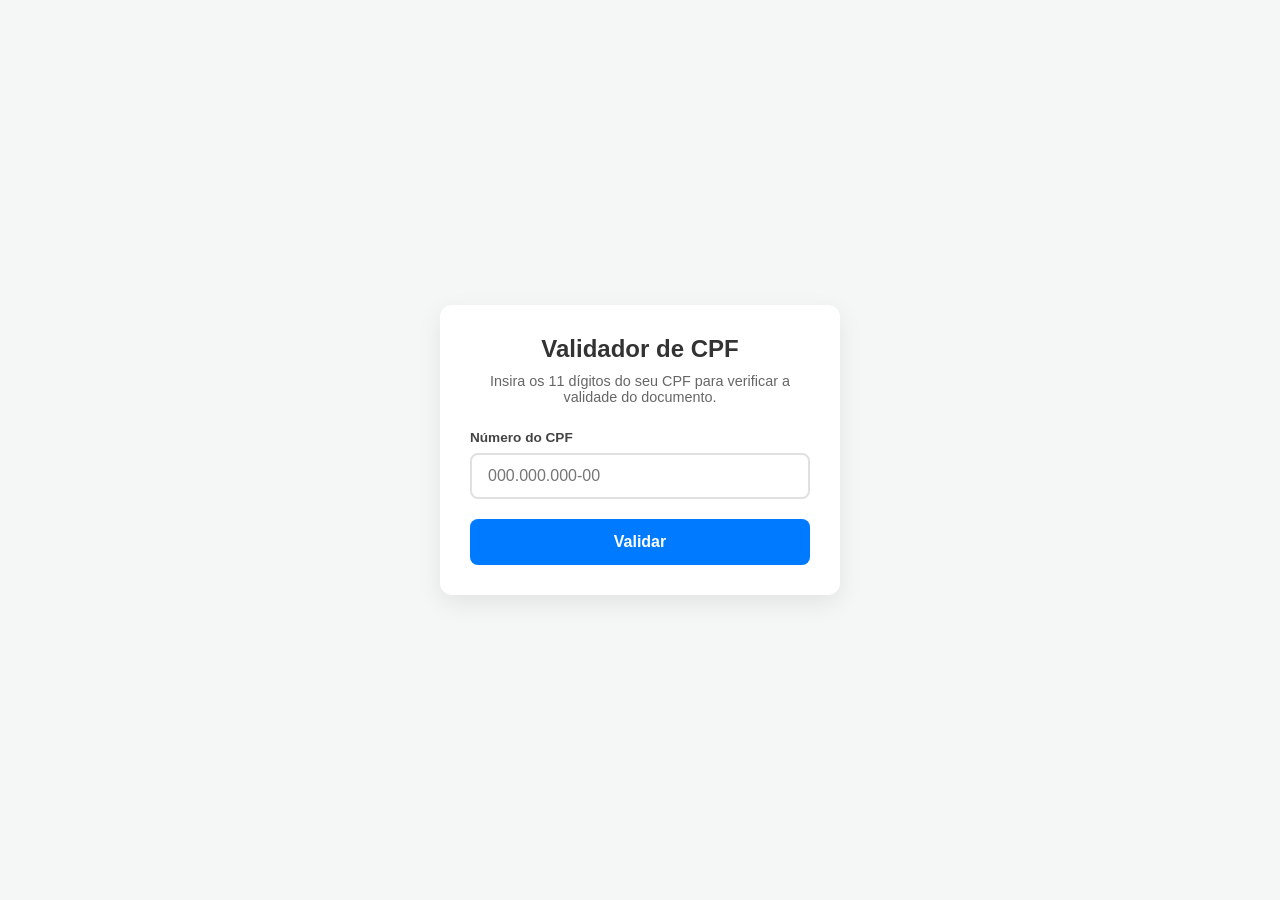
<file: 6º Atividade - Lista de Exercícios/ex1.html>
<!DOCTYPE html>
<html lang="pt-BR">

<head>
    <meta charset="UTF-8">
    <meta name="viewport" content="width=device-width, initial-scale=1.0">
    <title>Validador de CPF</title>
    <style>
        * {
            margin: 0;
            padding: 0;
            box-sizing: border-box;
            font-family: 'Segoe UI', Tahoma, Geneva, Verdana, sans-serif;
        }

        body {
            background-color: #f4f7f6;
            display: flex;
            justify-content: center;
            align-items: center;
            min-height: 100vh;
            padding: 20px;
        }

        main {
            background-color: #ffffff;
            padding: 30px;
            border-radius: 12px;
            box-shadow: 0 8px 24px rgba(0, 0, 0, 0.08);
            width: 100%;
            max-width: 400px;
            text-align: center;
        }

        h2 {
            color: #333333;
            margin-bottom: 10px;
        }

        p {
            font-size: 0.9rem;
            color: #666666;
            margin-bottom: 25px;
        }

        .input-group {
            text-align: left;
            margin-bottom: 20px;
        }

        label {
            display: block;
            font-size: 0.85rem;
            font-weight: 600;
            color: #444444;
            margin-bottom: 8px;
        }

        input[type="text"] {
            width: 100%;
            padding: 12px 16px;
            border: 2px solid #e0e0e0;
            border-radius: 8px;
            font-size: 1rem;
            transition: border-color 0.3s ease;
            outline: none;
        }

        input[type="text"]:focus {
            border-color: #007bff;
        }

        button {
            width: 100%;
            padding: 14px;
            background-color: #007bff;
            color: #ffffff;
            border: none;
            border-radius: 8px;
            font-size: 1rem;
            font-weight: 600;
            cursor: pointer;
            transition: background-color 0.3s ease, transform 0.1s ease;
        }

        button:hover {
            background-color: #0056b3;
        }

        button:active {
            transform: scale(0.98);
        }
        
        .result-message {
            margin-top: 20px;
            padding: 14px;
            border-radius: 8px;
            font-weight: 600;
            font-size: 1rem;
            display: none;
            transition: all 0.3s ease;
        }

        .result-message.success {
            display: block;
            background-color: #e6f4ea;
            color: #137333;
            border: 1px solid #c4e7cb;
        }

        .result-message.error {
            display: block;
            background-color: #fce8e6;
            color: #c5221f;
            border: 1px solid #fad2cf;
        }
    </style>
</head>

<body>

    <main>
        <h2>Validador de CPF</h2>
        <p>Insira os 11 dígitos do seu CPF para verificar a validade do documento.</p>

        <form id="cpfForm" onsubmit="event.preventDefault();">
            <div class="input-group">
                <label for="cpfInput">Número do CPF</label>
                <input type="text" id="cpfInput" placeholder="000.000.000-00" maxlength="14" autocomplete="off"
                    required>
            </div>

            <button type="submit" id="validateBtn" onclick="validar()">Validar</button>
        </form>

        <div id="resultMessage" class="result-message"></div>
    </main>

    <script>
        function validar() {
            const cpfText = document.getElementById('cpfInput').value;
            const cpfNumbers = cpfText.replace(/\D/g, '');

            let soma1 = 0, x = 10;
            let soma2 = 0, y = 11;

            for (let i = 0; i < 9; i++) {
                soma1 += cpfNumbers[i] * x;
                x--
            }

            let resto1 = (soma1 * 10) % 11;
            if (resto1 == 10) resto1 = 0;

            for (let i = 0; i < 10; i++) {
                soma2 += cpfNumbers[i] * y;
                y--;
            }

            let resto2 = (soma2 * 10) % 11;
            if (resto2 == 10) resto2 = 0;

            const resultadoDiv = document.getElementById('resultMessage');
            if (resto1 === Number(cpfNumbers[9]) && resto2 === Number(cpfNumbers[10])) {
                resultadoDiv.innerText = 'CPF Válido!';
                resultadoDiv.className = "result-message success";
            } else {
                resultadoDiv.innerText = 'CPF Inválido!';
                resultadoDiv.className = "result-message error";
            }
        }
    </script>
</body>

</html>
</file>
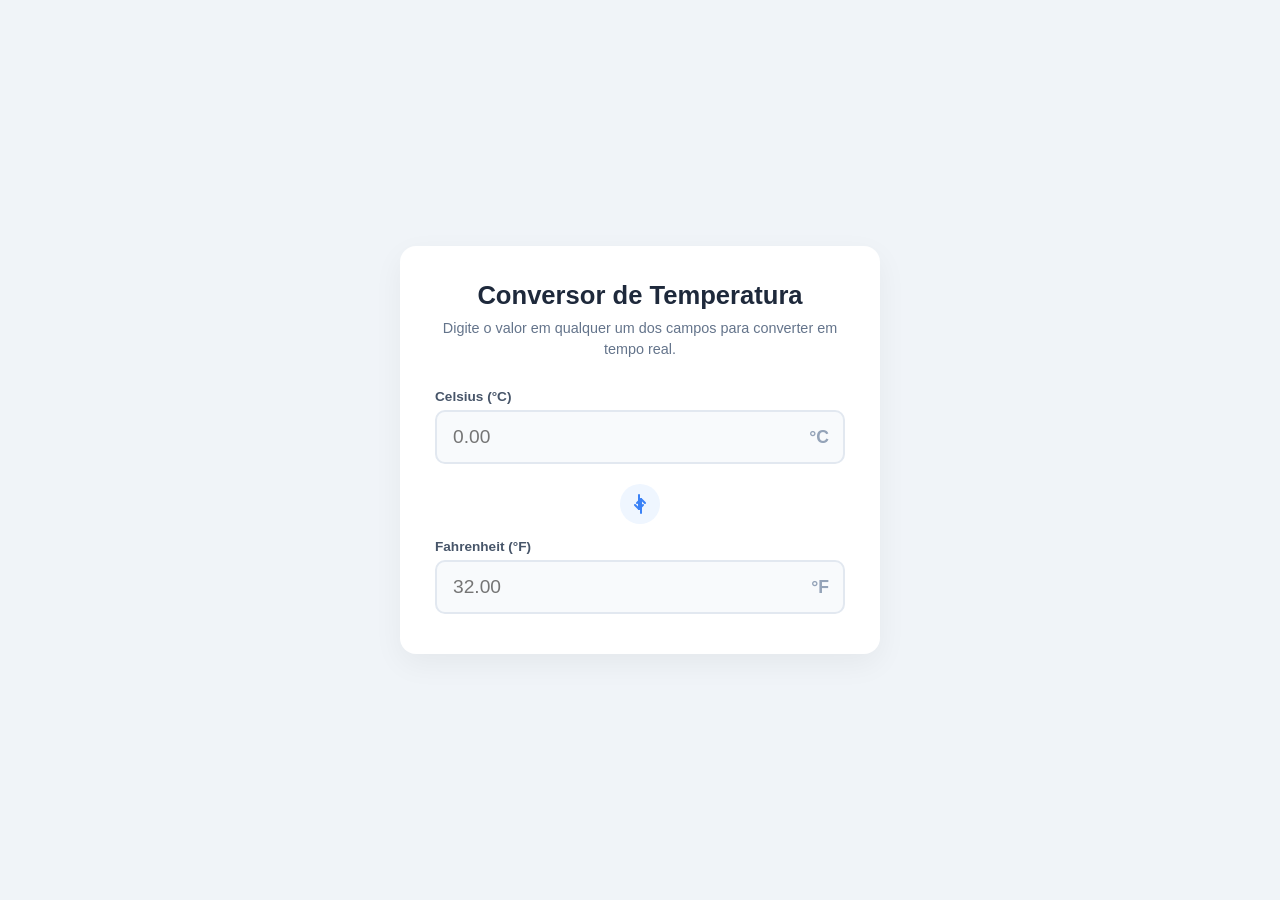
<file: 6º Atividade - Lista de Exercícios/exc2.html>
<!DOCTYPE html>
<html lang="pt-BR">

<head>
    <meta charset="UTF-8">
    <meta name="viewport" content="width=device-width, initial-scale=1.0">
    <title>Conversor Dinâmico de Temperatura</title>
    <style>
        * {
            margin: 0;
            padding: 0;
            box-sizing: border-box;
            font-family: 'Segoe UI', Tahoma, Geneva, Verdana, sans-serif;
        }

        body {
            background-color: #f0f4f8;
            display: flex;
            justify-content: center;
            align-items: center;
            min-height: 100vh;
            padding: 20px;
        }

        main {
            background-color: #ffffff;
            padding: 35px;
            border-radius: 16px;
            box-shadow: 0 10px 30px rgba(0, 0, 0, 0.05);
            width: 100%;
            max-width: 480px;
            text-align: center;
        }

        h2 {
            color: #1e293b;
            margin-bottom: 8px;
            font-size: 1.6rem;
        }

        .description {
            font-size: 0.9rem;
            color: #64748b;
            margin-bottom: 30px;
            line-height: 1.4;
        }

        .input-group {
            text-align: left;
            margin-bottom: 5px;
        }

        label {
            display: block;
            font-size: 0.85rem;
            font-weight: 600;
            color: #475569;
            margin-bottom: 6px;
        }

        .input-wrapper {
            position: relative;
            display: block;
        }

        input[type="number"] {
            width: 100%;
            padding: 14px 50px 14px 16px;
            border: 2px solid #e2e8f0;
            border-radius: 10px;
            font-size: 1.2rem;
            color: #0f172a;
            font-weight: 500;
            outline: none;
            transition: all 0.25s ease;
            background-color: #f8fafc;
        }

        input[type="number"]:focus {
            border-color: #3b82f6;
            background-color: #ffffff;
            box-shadow: 0 0 0 4px rgba(59, 130, 246, 0.1);
        }

        .unit-badge {
            position: absolute;
            right: 16px;
            top: 50%;
            transform: translateY(-50%);
            font-size: 1.1rem;
            font-weight: 600;
            color: #94a3b8;
            pointer-events: none;
        }

        .switch-icon {
            margin: 15px 0;
            display: inline-block;
            color: #3b82f6;
            background-color: #eff6ff;
            padding: 8px;
            border-radius: 50%;
            vertical-align: middle;
        }

        .switch-icon svg {
            display: block;
        }

        input::-webkit-outer-spin-button,
        input::-webkit-inner-spin-button {
            -webkit-appearance: none;
            margin: 0;
        }

        input[type=number] {
            -moz-appearance: textfield;
        }
    </style>
</head>

<body>

    <main>
        <h2>Conversor de Temperatura</h2>
        <p class="description">Digite o valor em qualquer um dos campos para converter em tempo real.</p>

        <div class="input-group">
            <label for="celsiusInput">Celsius (°C)</label>
            <div class="input-wrapper">
                <input type="number" id="celsiusInput" placeholder="0.00" step="0.01">
                <span class="unit-badge">°C</span>
            </div>
        </div>

        <div class="switch-icon">
            <svg xmlns="http://www.w3.org/2000/svg" width="24" height="24" viewBox="0 0 24 24" fill="none"
                stroke="currentColor" stroke-width="2" stroke-linecap="round" stroke-linejoin="round">
                <path d="m17 11-4-4-4 4" />
                <path d="M13 7v14" />
                <path d="m7 13 4 4 4-4" />
                <path d="M11 17V3" />
            </svg>
        </div>

        <div class="input-group">
            <label for="fahrenheitInput">Fahrenheit (°F)</label>
            <div class="input-wrapper">
                <input type="number" id="fahrenheitInput" placeholder="32.00" step="0.01">
                <span class="unit-badge">°F</span>
            </div>
        </div>
    </main>

    <script>
        const campoC = document.getElementById('celsiusInput');
        const campoF = document.getElementById('fahrenheitInput');

        campoC.addEventListener('input', () => {
            if (campoC.value === "") {
                campoF.value = "";
                return;
            }

            const tempC = Number(campoC.value);
            let convF = (tempC * 9 / 5) + 32;

            campoF.value = convF.toFixed(2);
        });


        campoF.addEventListener('input', () => {
            if (campoF.value === "") {
                campoC.value = "";
                return;
            }

            const tempF = Number(campoF.value);
            let convC = (tempF - 32) * 5 / 9;

            campoC.value = convC.toFixed(2);
        });
    </script>
</body>

</html>
</file>
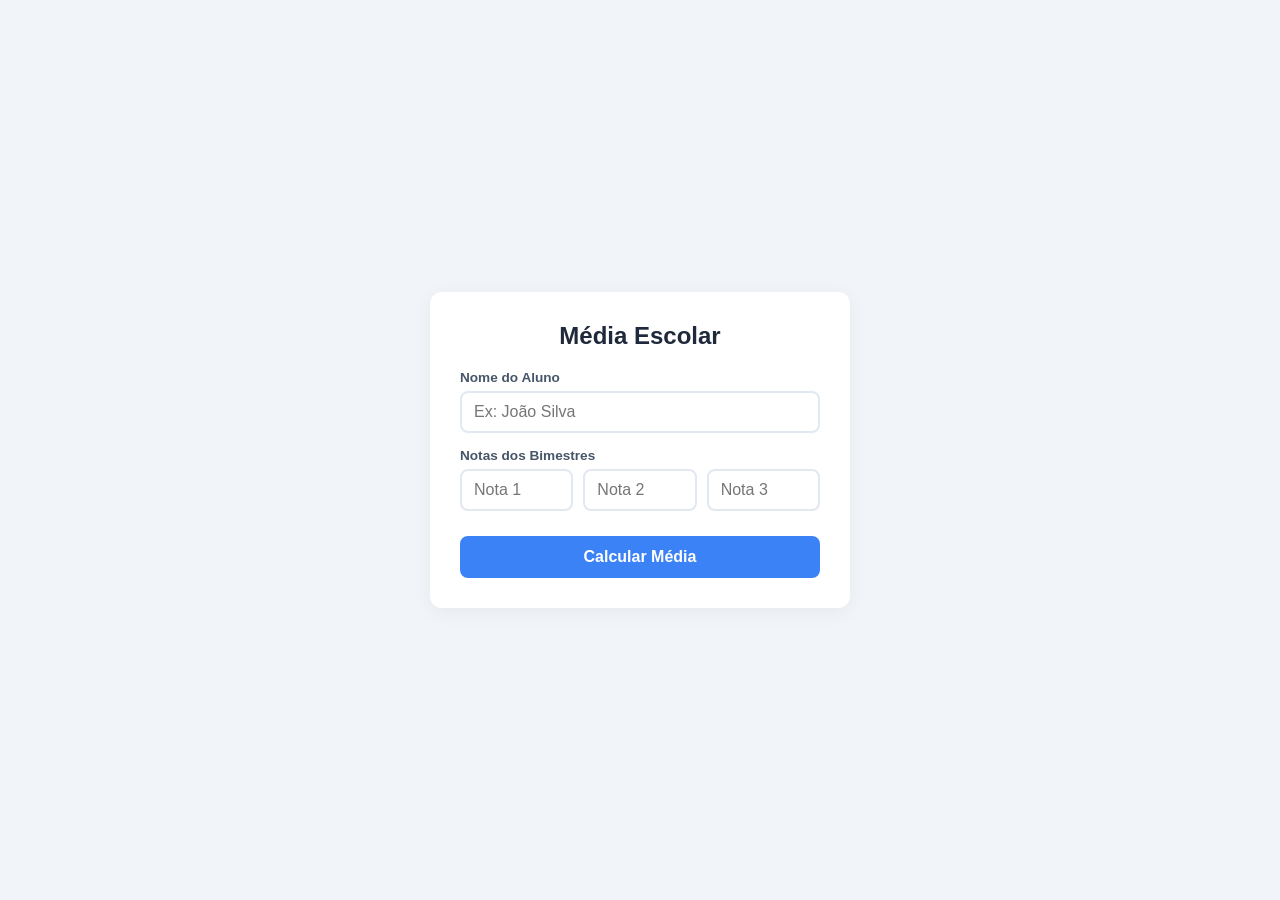
<file: 6º Atividade - Lista de Exercícios/exc3.html>
<!DOCTYPE html>
<html lang="pt-BR">

<head>
    <meta charset="UTF-8">
    <meta name="viewport" content="width=device-width, initial-scale=1.0">
    <title>Cálculo de Média Escolar</title>
    <style>
        * {
            margin: 0;
            padding: 0;
            box-sizing: border-box;
            font-family: 'Segoe UI', Tahoma, Geneva, Verdana, sans-serif;
        }

        body {
            background-color: #f1f5f9;
            display: flex;
            justify-content: center;
            align-items: center;
            min-height: 100vh;
            padding: 20px;
        }

        main {
            background-color: #ffffff;
            padding: 30px;
            border-radius: 12px;
            box-shadow: 0 4px 20px rgba(0, 0, 0, 0.05);
            width: 100%;
            max-width: 420px;
        }

        h2 {
            color: #1e293b;
            margin-bottom: 20px;
            text-align: center;
            font-size: 1.5rem;
        }

        .input-group {
            margin-bottom: 15px;
        }

        label {
            display: block;
            font-size: 0.85rem;
            font-weight: 600;
            color: #475569;
            margin-bottom: 6px;
        }

        input {
            width: 100%;
            padding: 10px 12px;
            border: 2px solid #e2e8f0;
            border-radius: 8px;
            font-size: 1rem;
            color: #334155;
            outline: none;
            transition: border-color 0.2s;
        }

        input:focus {
            border-color: #3b82f6;
        }

        .row-inputs {
            display: grid;
            grid-template-columns: repeat(3, 1fr);
            gap: 10px;
        }

        button {
            width: 100%;
            padding: 12px;
            background-color: #3b82f6;
            color: #ffffff;
            border: none;
            border-radius: 8px;
            font-size: 1rem;
            font-weight: 600;
            cursor: pointer;
            margin-top: 10px;
            transition: background-color 0.2s;
        }

        button:hover {
            background-color: #2563eb;
        }

        #resultCard {
            margin-top: 20px;
            padding: 15px;
            border-radius: 8px;
            text-align: center;
            display: none;
        }

        #resultCard h3 {
            font-size: 1.2rem;
            margin-bottom: 4px;
        }

        #resultCard p {
            font-size: 0.95rem;
        }

        .aprovado {
            display: block !important;
            background-color: #eff6ff;
            color: #1d4ed8;
            border: 1px solid #bfdbfe;
        }

        .exame {
            display: block !important;
            background-color: #f0fdf4;
            color: #166534;
            border: 1px solid #bbf7d0;
        }

        .reprovado {
            display: block !important;
            background-color: #fef2f2;
            color: #991b1b;
            border: 1px solid #fecaca;
        }
    </style>
</head>

<body>

    <main>
        <h2>Média Escolar</h2>

        <div class="input-group">
            <label for="studentName">Nome do Aluno</label>
            <input type="text" id="studentName" placeholder="Ex: João Silva" autocomplete="off">
        </div>

        <div class="input-group">
            <label>Notas dos Bimestres</label>
            <div class="row-inputs">
                <input type="number" id="nota1" placeholder="Nota 1" min="0" max="10" step="0.1">
                <input type="number" id="nota2" placeholder="Nota 2" min="0" max="10" step="0.1">
                <input type="number" id="nota3" placeholder="Nota 3" min="0" max="10" step="0.1">
            </div>
        </div>

        <button id="btnCalcular">Calcular Média</button>

        <div id="resultCard">
            <h3 id="resultStatus"></h3>
            <p id="resultInfo"></p>
        </div>
    </main>
    <script>
        const button = document.getElementById('btnCalcular');

        button.addEventListener('click', () => {
            const nome = document.getElementById('studentName').value;
            const n1 = Number(document.getElementById('nota1').value);
            const n2 = Number(document.getElementById('nota2').value);
            const n3 = Number(document.getElementById('nota3').value);

            let media = (n1 + n2 + n3) / 3;

            const card = document.getElementById('resultCard');
            const statusH3 = document.getElementById('resultStatus');
            const infoP = document.getElementById('resultInfo');

            if (media >= 7.0) {
                statusH3.innerText = "Aprovado!";
                infoP.innerText = `Parabéns ${nome}, sua média foi ${media.toFixed(2)}.`;
                card.className = "aprovado";
            } else if (media >= 4.0 && media < 7.0) {
                let quantoFalta = 10 - media;

                statusH3.innerText = "Exame";
                infoP.innerText = `${nome}, sua média foi ${media.toFixed(2)}. Você precisa de ${quantoFalta.toFixed(2)} para atingir a nota 10.`;
                card.className = "exame"
            } else {
                statusH3.innerText = "Reprovado";
                infoP.innerText = `Sinto muito ${nome}, sua média foi ${media.toFixed(2)}.`;
                card.className = "reprovado";
            }
        });
    </script>
</body>

</html>
</file>
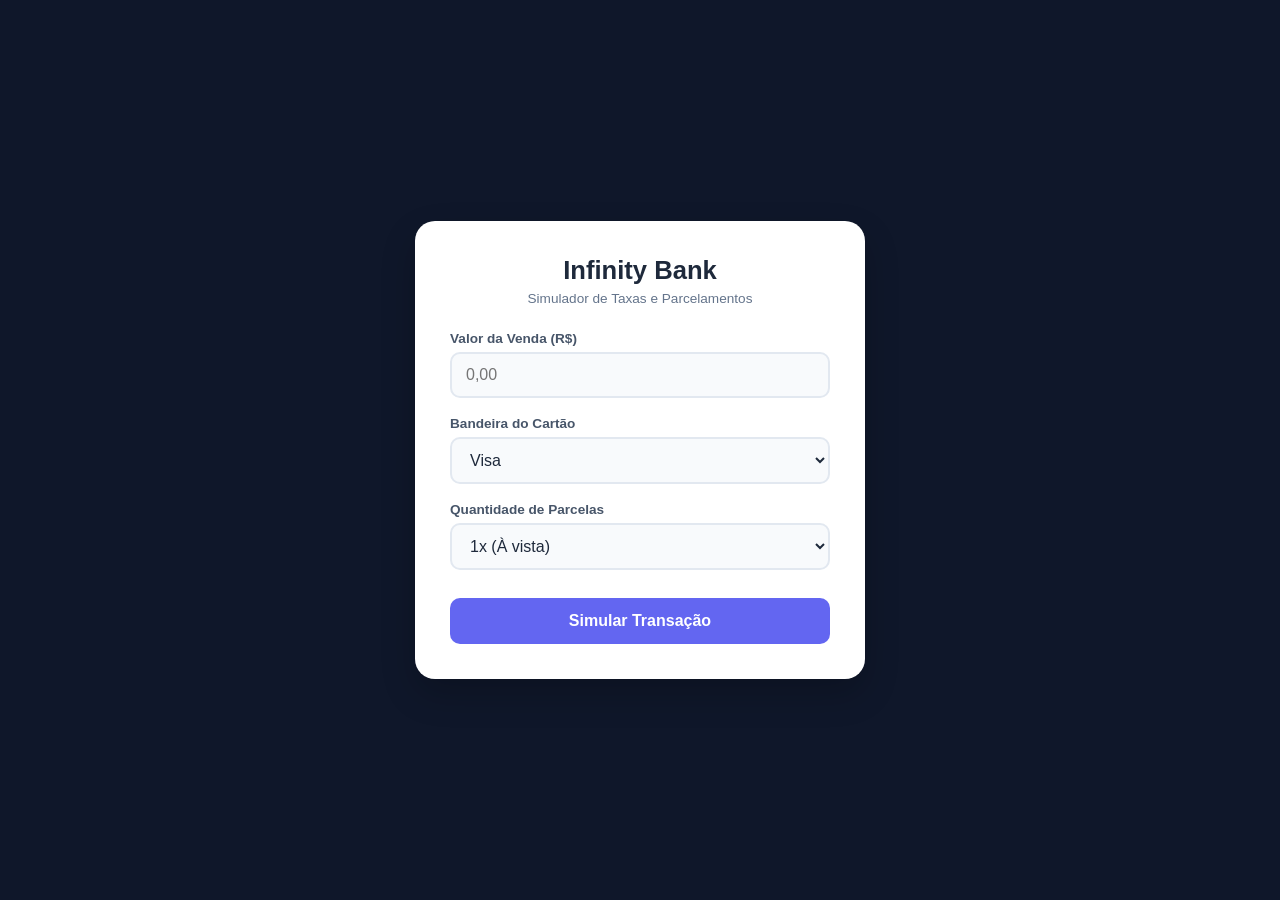
<file: 6º Atividade - Lista de Exercícios/exc4.html>
<!DOCTYPE html>
<html lang="pt-BR">

<head>
    <meta charset="UTF-8">
    <meta name="viewport" content="width=device-width, initial-scale=1.0">
    <title>Simulador de Vendas - Infinity Bank</title>
    <style>
        * {
            margin: 0;
            padding: 0;
            box-sizing: border-box;
            font-family: 'Segoe UI', Tahoma, Geneva, Verdana, sans-serif;
        }

        body {
            background-color: #0f172a;
            display: flex;
            justify-content: center;
            align-items: center;
            min-height: 100vh;
            padding: 20px;
        }

        main {
            background-color: #ffffff;
            padding: 35px;
            border-radius: 20px;
            box-shadow: 0 15px 35px rgba(0, 0, 0, 0.2);
            width: 100%;
            max-width: 450px;
        }

        h2 {
            color: #1e293b;
            text-align: center;
            margin-bottom: 6px;
            font-size: 1.6rem;
        }

        .subtitle {
            color: #64748b;
            text-align: center;
            font-size: 0.85rem;
            margin-bottom: 25px;
        }

        .input-group {
            margin-bottom: 18px;
        }

        label {
            display: block;
            font-size: 0.85rem;
            font-weight: 600;
            color: #475569;
            margin-bottom: 6px;
        }

        input,
        select {
            width: 100%;
            padding: 12px 14px;
            border: 2px solid #e2e8f0;
            border-radius: 10px;
            font-size: 1rem;
            color: #1e293b;
            outline: none;
            transition: all 0.2s;
            background-color: #f8fafc;
        }

        input:focus,
        select:focus {
            border-color: #6366f1;
            background-color: #ffffff;
            box-shadow: 0 0 0 4px rgba(99, 102, 241, 0.1);
        }

        button {
            width: 100%;
            padding: 14px;
            background-color: #6366f1;
            color: #ffffff;
            border: none;
            border-radius: 10px;
            font-size: 1rem;
            font-weight: 600;
            cursor: pointer;
            transition: background-color 0.2s;
            margin-top: 10px;
        }

        button:hover {
            background-color: #4f46e5;
        }

        .receipt-container {
            margin-top: 25px;
            padding-top: 20px;
            border-top: 2px dashed #e2e8f0;
            display: none;
        }

        .receipt-container.active {
            display: block;
        }

        .receipt-title {
            font-size: 0.9rem;
            font-weight: 700;
            color: #475569;
            text-transform: uppercase;
            letter-spacing: 0.05em;
            margin-bottom: 15px;
            text-align: center;
        }

        .receipt-row {
            display: flex;
            justify-content: space-between;
            margin-bottom: 10px;
            font-size: 0.95rem;
            color: #334155;
        }

        .receipt-row.total {
            margin-top: 15px;
            padding-top: 12px;
            border-top: 1px solid #e2e8f0;
            font-weight: 700;
            font-size: 1.1rem;
            color: #0f172a;
        }
    </style>
</head>

<body>

    <main>
        <h2>Infinity Bank</h2>
        <p class="subtitle">Simulador de Taxas e Parcelamentos</p>

        <div class="input-group">
            <label for="valorVenda">Valor da Venda (R$)</label>
            <input type="number" id="valorVenda" placeholder="0,00" step="0.01" min="0.01">
        </div>

        <div class="input-group">
            <label for="bandeira">Bandeira do Cartão</label>
            <select id="bandeira">
                <option value="visa">Visa</option>
                <option value="master">Mastercard</option>
                <option value="elo">Elo</option>
            </select>
        </div>

        <div class="input-group">
            <label for="parcelas">Quantidade de Parcelas</label>
            <select id="parcelas">
                <option value="1">1x (À vista)</option>
                <option value="2">2x</option>
                <option value="3">3x</option>
                <option value="4">4x</option>
                <option value="5">5x</option>
                <option value="6">6x</option>
                <option value="7">7x</option>
                <option value="8">8x</option>
                <option value="9">9x</option>
                <option value="10">10x</option>
                <option value="11">11x</option>
                <option value="12">12x</option>
            </select>
        </div>

        <button id="btnSimular">Simular Transação</button>

        <div id="receipt" class="receipt-container">
            <p class="receipt-title">Resumo da Simulação</p>

            <div class="receipt-row">
                <span>Taxa da Bandeira:</span>
                <span id="resTaxa">R$ 0,00</span>
            </div>

            <div class="receipt-row">
                <span>Juros das Parcelas:</span>
                <span id="resJuros">R$ 0,00</span>
            </div>

            <div class="receipt-row">
                <span>Taxa Mensal Fixa:</span>
                <span id="resTaxaMensal">R$ 0,00</span>
            </div>

            <div class="receipt-row">
                <span>Valor por Parcela:</span>
                <span id="resValorParcela">R$ 0,00</span>
            </div>

            <div class="receipt-row total">
                <span>Valor Total Geral:</span>
                <span id="resTotalGeral">R$ 0,00</span>
            </div>
        </div>
    </main>
    <script>
        /* Desenvolva o simulador de vendas do Infinity Bank. O usuário deve escolher a bandeira, o valor e o número de parcelas.
Use um elemento <select> para as bandeiras;
Calcule a taxa da bandeira (Visa: 2% | Master: 1.85% | Elo: 3%);
Aplique juros simples de 0.35% ao mês conforme o número de parcelas;
Aplique uma taxa mensal de 12,50$ ao mês
Exiba o resumo: Valor da Taxa, Valor dos Juros e Valor de cada Parcela.
0,9 0,7 0,5 0,2
Dica Extra: Use a estrutura switch em JavaScript para verificar a bandeira selecionada e aplicar a taxa correta de forma organizada.
Descritivo de Apoio:
Lógica de Juros:
Juros Totais = Valor da Venda * (0.015 * quantidade_parcelas)
Valor Total = Venda + Taxa Bandeira + Juros*/
        document.getElementById('btnSimular').addEventListener('click', () => {
            const bandeira = document.getElementById('bandeira').value;
            const valorVenda = Number(document.getElementById('valorVenda').value);
            const qtdParcela = Number(document.getElementById('parcelas').value);

            let taxaBandeira = 0;
            let taxaMensal = 12.50;

            switch (bandeira) {
                case "visa":
                    taxaBandeira = 0.02;
                    break;
                case "master":
                    taxaBandeira = 0.0185;
                    break;
                case "elo":
                    taxaBandeira = 0.03;
                    break;
            }

            let valorTaxaBandeira = valorVenda * taxaBandeira;
            let juroTotal = valorVenda * (0.015 * qtdParcela);
            let valorTaxaMensalTotal = taxaMensal * qtdParcela;

            let valorTotal = valorVenda + valorTaxaBandeira + juroTotal + valorTaxaMensalTotal;
            let valorCadaParcela = valorTotal / qtdParcela;

            document.getElementById('resTaxa').innerText = `R$ ${valorTaxaBandeira.toFixed(2)}`;
            document.getElementById('resJuros').innerText = `R$ ${juroTotal.toFixed(2)}`;
            document.getElementById('resTaxaMensal').innerText = `R$ ${valorTaxaMensalTotal.toFixed(2)}`;
            document.getElementById('resValorParcela').innerText = `R$ ${valorCadaParcela.toFixed(2)}`;
            document.getElementById('resTotalGeral').innerText = `R$ ${valorTotal.toFixed(2)}`;

            const recibo = document.getElementById('receipt');
            recibo.className = "receipt-container active";
        });
    </script>
</body>

</html>
</file>
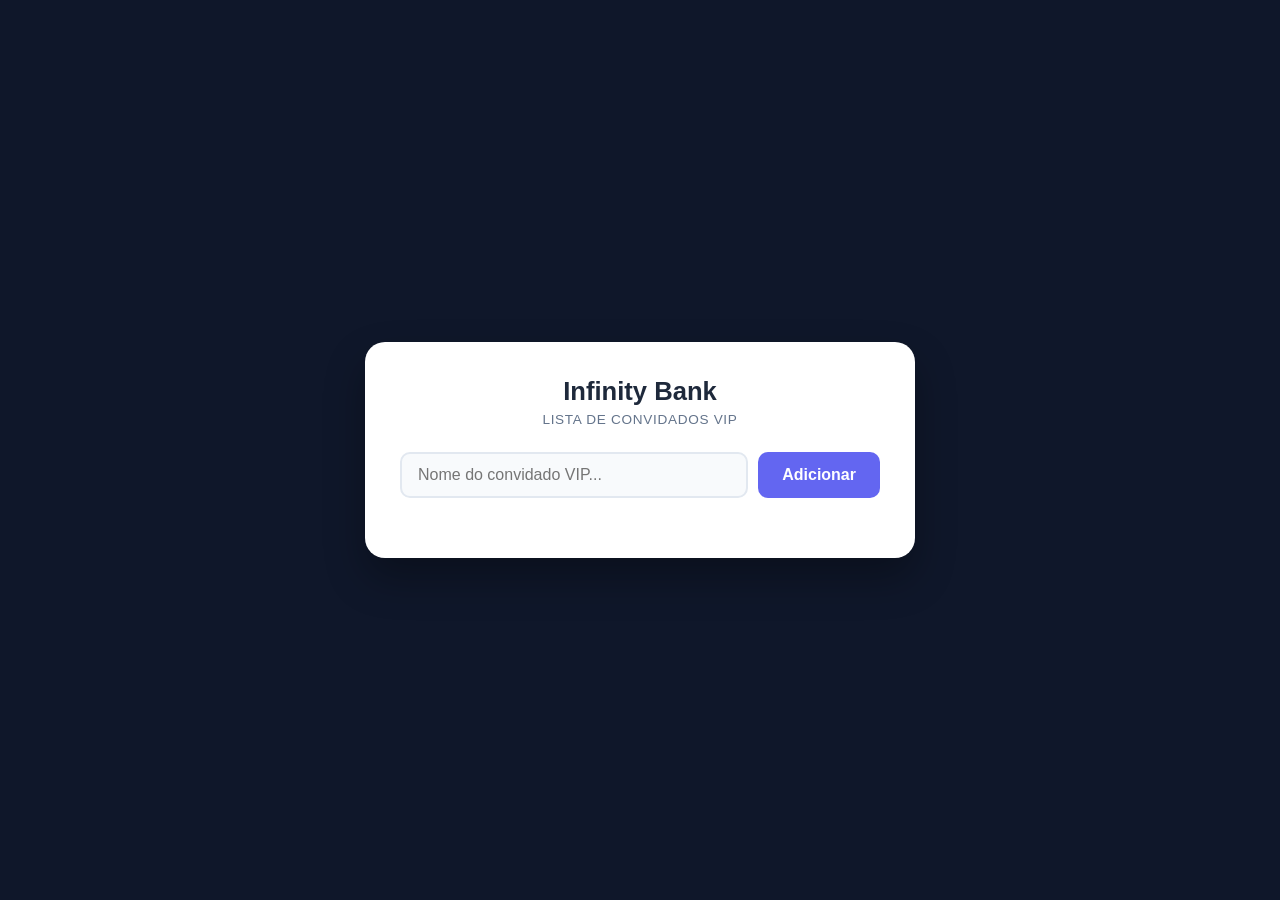
<file: 6º Atividade - Lista de Exercícios/exc5.html>
<!DOCTYPE html>
<html lang="pt-BR">

<head>
    <meta charset="UTF-8">
    <meta name="viewport" content="width=device-width, initial-scale=1.0">
    <title>Infinity Bank - Lista de Convidados VIP</title>
    <style>
        * {
            margin: 0;
            padding: 0;
            box-sizing: border-box;
            font-family: 'Segoe UI', Tahoma, Geneva, Verdana, sans-serif;
        }

        body {
            background-color: #0f172a;
            display: flex;
            justify-content: center;
            align-items: center;
            min-height: 100vh;
            padding: 20px;
        }

        main {
            background-color: #ffffff;
            padding: 35px;
            border-radius: 20px;
            box-shadow: 0 20px 40px rgba(0, 0, 0, 0.3);
            width: 100%;
            max-width: 550px;
        }

        h2 {
            color: #1e293b;
            text-align: center;
            margin-bottom: 6px;
            font-size: 1.6rem;
            font-weight: 700;
        }

        .subtitle {
            color: #64748b;
            text-align: center;
            font-size: 0.85rem;
            margin-bottom: 25px;
            text-transform: uppercase;
            letter-spacing: 0.05em;
        }

        .input-group {
            display: flex;
            gap: 10px;
            margin-bottom: 25px;
        }

        input {
            flex: 1;
            padding: 12px 16px;
            border: 2px solid #e2e8f0;
            border-radius: 10px;
            font-size: 1rem;
            color: #1e293b;
            outline: none;
            transition: all 0.2s;
            background-color: #f8fafc;
        }

        input:focus {
            border-color: #6366f1;
            background-color: #ffffff;
            box-shadow: 0 0 0 4px rgba(99, 102, 241, 0.1);
        }

        .btn-add {
            padding: 12px 24px;
            background-color: #6366f1;
            color: #ffffff;
            border: none;
            border-radius: 10px;
            font-size: 1rem;
            font-weight: 600;
            cursor: pointer;
            transition: background-color 0.2s;
        }

        .btn-add:hover {
            background-color: #4f46e5;
        }

        ul {
            list-style: none;
            padding: 0;
            margin: 0;
        }

        li {
            display: flex;
            justify-content: space-between;
            align-items: center;
            padding: 14px 0;
            border-bottom: 1px solid #f1f5f9;
            transition: all 0.3s ease;
        }

        li:last-child {
            border-bottom: none;
        }

        .guest-name {
            font-size: 1.05rem;
            color: #334155;
            font-weight: 500;
            transition: all 0.2s;
            word-break: break-all;
            padding-right: 15px;
        }

        .classe-riscado {
            text-decoration: line-through;
            color: #94a3b8;
            font-style: italic;
        }

        .actions-group {
            display: flex;
            gap: 6px;
            flex-shrink: 0;
        }

        .btn-action {
            padding: 6px 12px;
            border: none;
            border-radius: 6px;
            font-size: 0.85rem;
            font-weight: 600;
            cursor: pointer;
            transition: all 0.2s;
        }

        .btn-check {
            background-color: #f0fdf4;
            color: #166534;
        }

        .btn-check:hover {
            background-color: #bbf7d0;
        }

        .btn-edit {
            background-color: #fef9c3;
            color: #854d0e;
        }

        .btn-edit:hover {
            background-color: #fef08a;
        }

        .btn-delete {
            background-color: #fef2f2;
            color: #991b1b;
        }

        .btn-delete:hover {
            background-color: #fecaca;
        }
    </style>
</head>

<body>

    <main>
        <h2>Infinity Bank</h2>
        <p class="subtitle">Lista de Convidados VIP</p>

        <div class="input-group">
            <input type="text" id="guestNameInput" placeholder="Nome do convidado VIP..." autocomplete="off">
            <button class="btn-add" id="btnAddGuest">Adicionar</button>
        </div>

        <ul id="guestList"></ul>
    </main>

    <script>
        const inputNome = document.getElementById('guestNameInput');
        const botaoAdicionar = document.getElementById('btnAddGuest');
        const listaUI = document.getElementById('guestList');

        let listaConvidados = [];

        function renderizarLista() {
            listaUI.innerHTML = "";

            for (let i = 0; i < listaConvidados.length; i++) {
                let convidado = listaConvidados[i];
                let classeRiscado = convidado.chegou ? "guest-name classe-riscado" : "guest-name";
                let textoBotaoConcluir = convidado.chegou ? "Desfazer" : "Concluir";

                listaUI.innerHTML += `
                    <li>
                        <span class="${classeRiscado}">${convidado.nome}</span>
                        <div class="actions-group">
                            <button class="btn-action btn-check" onclick="alternarPresenca(${i})">${textoBotaoConcluir}</button>
                            <button class="btn-action btn-edit" onclick="editarConvidado(${i})">Editar</button>
                            <button class="btn-action btn-delete" onclick="excluirConvidado(${i})">Excluir</button>
                        </div>
                    </li>
                `;
            }
        }

        function adicionarConvidado() {
            const nomeFormatado = inputNome.value.trim();

            if (nomeFormatado === "") {
                alert("Por favor, digite um nome válido.");
                return;
            }

            listaConvidados.push({ nome: nomeFormatado, chegou: false });

            inputNome.value = "";
            inputNome.focus();
            renderizarLista();
        }

        function alternarPresenca(posicao) {
            listaConvidados[posicao].chegou = !listaConvidados[posicao].chegou;
            renderizarLista();
        }

        function editarConvidado(posicao) {
            const novoNome = prompt("Editar nome do convidado:", listaConvidados[posicao].nome);
            
            if (novoNome !== null && novoNome.trim() !== "") {
                listaConvidados[posicao].nome = novoNome.trim();
                renderizarLista();
            }
        }

        function excluirConvidado(posicao) {
            listaConvidados.splice(posicao, 1);
            renderizarLista();
        }

        botaoAdicionar.addEventListener('click', adicionarConvidado);

        inputNome.addEventListener('keypress', (e) => {
            if (e.key === 'Enter') {
                adicionarConvidado();
            }
        });
    </script>
</body>

</html>
</file>
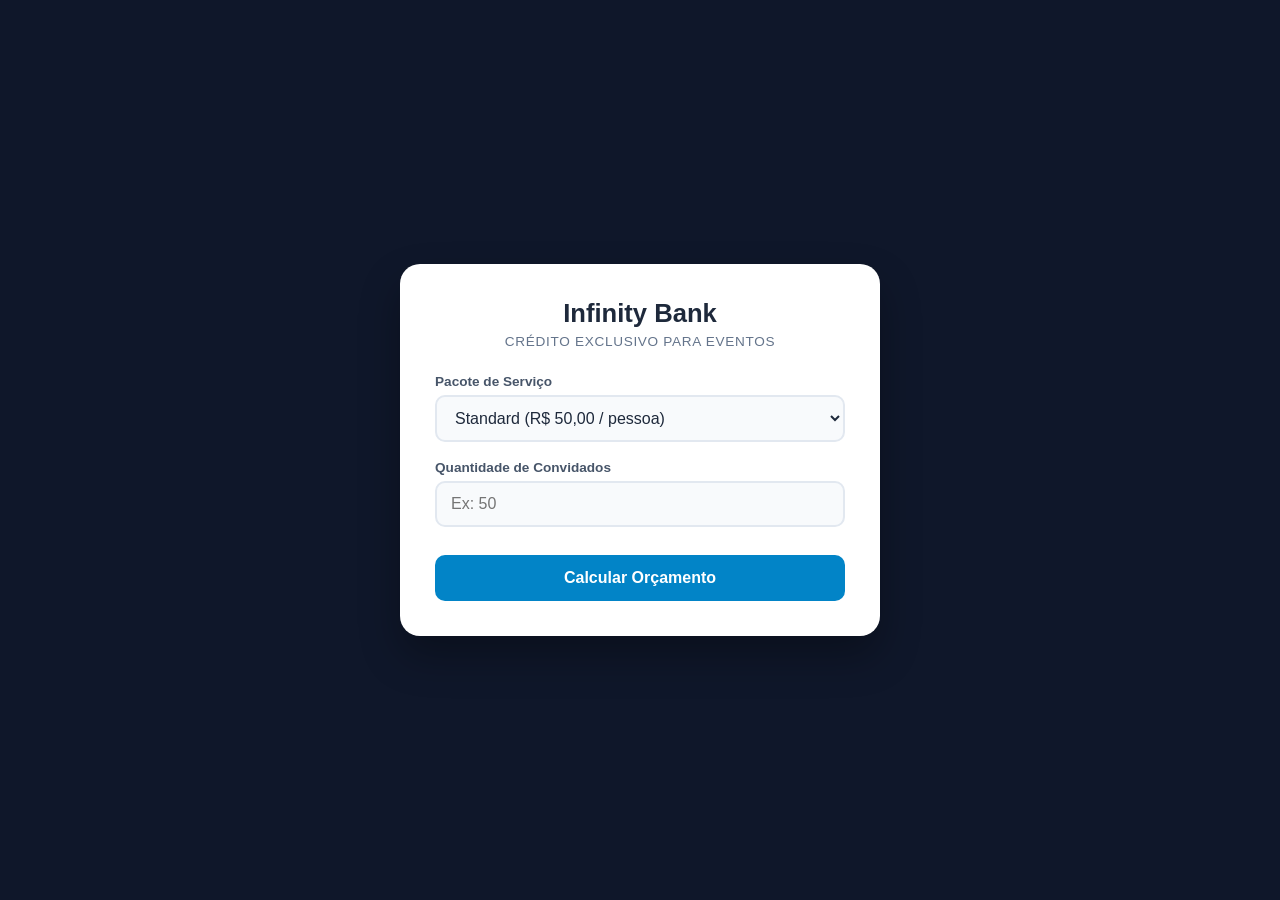
<file: 6º Atividade - Lista de Exercícios/exc6.html>
<!DOCTYPE html>
<html lang="pt-BR">

<head>
    <meta charset="UTF-8">
    <meta name="viewport" content="width=device-width, initial-scale=1.0">
    <title>Infinity Bank - Simulador de Crédito para Eventos</title>
    <style>
        * {
            margin: 0;
            padding: 0;
            box-sizing: border-box;
            font-family: 'Segoe UI', Tahoma, Geneva, Verdana, sans-serif;
        }

        body {
            background-color: #0f172a;
            display: flex;
            justify-content: center;
            align-items: center;
            min-height: 100vh;
            padding: 20px;
        }

        main {
            background-color: #ffffff;
            padding: 35px;
            border-radius: 20px;
            box-shadow: 0 20px 40px rgba(0, 0, 0, 0.3);
            width: 100%;
            max-width: 480px;
        }

        h2 {
            color: #1e293b;
            text-align: center;
            margin-bottom: 6px;
            font-size: 1.6rem;
            font-weight: 700;
        }

        .subtitle {
            color: #64748b;
            text-align: center;
            font-size: 0.85rem;
            margin-bottom: 25px;
            text-transform: uppercase;
            letter-spacing: 0.05em;
        }

        .input-group {
            margin-bottom: 18px;
        }

        label {
            display: block;
            font-size: 0.85rem;
            font-weight: 600;
            color: #475569;
            margin-bottom: 6px;
        }

        input, select {
            width: 100%;
            padding: 12px 14px;
            border: 2px solid #e2e8f0;
            border-radius: 10px;
            font-size: 1rem;
            color: #1e293b;
            outline: none;
            transition: all 0.2s;
            background-color: #f8fafc;
        }

        input:focus, select:focus {
            border-color: #0284c7;
            background-color: #ffffff;
            box-shadow: 0 0 0 4px rgba(2, 132, 199, 0.1);
        }

        button {
            width: 100%;
            padding: 14px;
            background-color: #0284c7;
            color: #ffffff;
            border: none;
            border-radius: 10px;
            font-size: 1rem;
            font-weight: 600;
            cursor: pointer;
            transition: background-color 0.2s;
            margin-top: 10px;
        }

        button:hover {
            background-color: #0369a1;
        }

        .receipt-container {
            margin-top: 25px;
            padding-top: 20px;
            border-top: 2px dashed #e2e8f0;
            display: none;
        }

        .receipt-container.active {
            display: block;
        }

        .receipt-title {
            font-size: 0.9rem;
            font-weight: 700;
            color: #475569;
            text-transform: uppercase;
            letter-spacing: 0.05em;
            margin-bottom: 15px;
            text-align: center;
        }

        .receipt-row {
            display: flex;
            justify-content: space-between;
            margin-bottom: 10px;
            font-size: 0.95rem;
            color: #334155;
        }

        .discount-text {
            color: #b91c1c;
            font-weight: 500;
        }

        .receipt-row.total {
            margin-top: 15px;
            padding-top: 12px;
            border-top: 1px solid #e2e8f0;
            font-weight: 700;
            font-size: 1.1rem;
            color: #0f172a;
        }
    </style>
</head>

<body>

    <main>
        <h2>Infinity Bank</h2>
        <p class="subtitle">Crédito Exclusivo para Eventos</p>

        <div class="input-group">
            <label for="pacote">Pacote de Serviço</label>
            <select id="pacote">
                <option value="standard">Standard (R$ 50,00 / pessoa)</option>
                <option value="premium">Premium (R$ 80,00 / pessoa)</option>
                <option value="deluxe">Infinity Deluxe (R$ 120,00 / pessoa)</option>
            </select>
        </div>

        <div class="input-group">
            <label for="qtdPessoas">Quantidade de Convidados</label>
            <input type="number" id="qtdPessoas" placeholder="Ex: 50" min="1" step="1">
        </div>

        <button id="btnCalcular">Calcular Orçamento</button>

        <div id="receipt" class="receipt-container">
            <p class="receipt-title">Resumo do Orçamento</p>
            
            <div class="receipt-row">
                <span>Custo Bruto:</span>
                <span id="resCustoBruto">R$ 0,00</span>
            </div>
            
            <div class="receipt-row">
                <span>Taxa de Serviço (10%):</span>
                <span id="resTaxaServico">R$ 0,00</span>
            </div>

            <div class="receipt-row">
                <span>Desconto Fidelidade:</span>
                <span id="resDesconto" class="discount-text">R$ 0,00</span>
            </div>
            
            <div class="receipt-row total">
                <span>Total Final:</span>
                <span id="resTotalFinal">R$ 0,00</span>
            </div>
        </div>
    </main>

    <script>
        document.getElementById('btnCalcular').addEventListener('click', () => {
            const pacote = document.getElementById('pacote').value;
            const qtdPessoas = Number(document.getElementById('qtdPessoas').value);

            if (qtdPessoas <= 0 || isNaN(qtdPessoas)) {
                alert("Por favor, insira uma quantidade válida de convidados.");
                return;
            }

            let valorPorPessoa = 0;

            switch (pacote) {
                case "standard":
                    valorPorPessoa = 50.00;
                    break;
                case "premium":
                    valorPorPessoa = 80.00;
                    break;
                case "deluxe":
                    valorPorPessoa = 120.00;
                    break;
            }

            let custoBruto = valorPorPessoa * qtdPessoas;

            let taxaServico = custoBruto * 0.10;
            let subtotalComTaxa = custoBruto + taxaServico;

            let desconto = 0;
            if (qtdPessoas > 100) {
                desconto = subtotalComTaxa * 0.05;
            }

            let totalFinal = subtotalComTaxa - desconto;

            document.getElementById('resCustoBruto').innerText = `R$ ${custoBruto.toFixed(2)}`;
            document.getElementById('resTaxaServico').innerText = `R$ ${taxaServico.toFixed(2)}`;
            document.getElementById('resDesconto').innerText = desconto > 0 ? `- R$ ${desconto.toFixed(2)}` : `R$ 0,00`;
            document.getElementById('resTotalFinal').innerText = `R$ ${totalFinal.toFixed(2)}`;

            const recibo = document.getElementById('receipt');
            recibo.className = "receipt-container active";
        });
    </script>
</body>

</html>
</file>
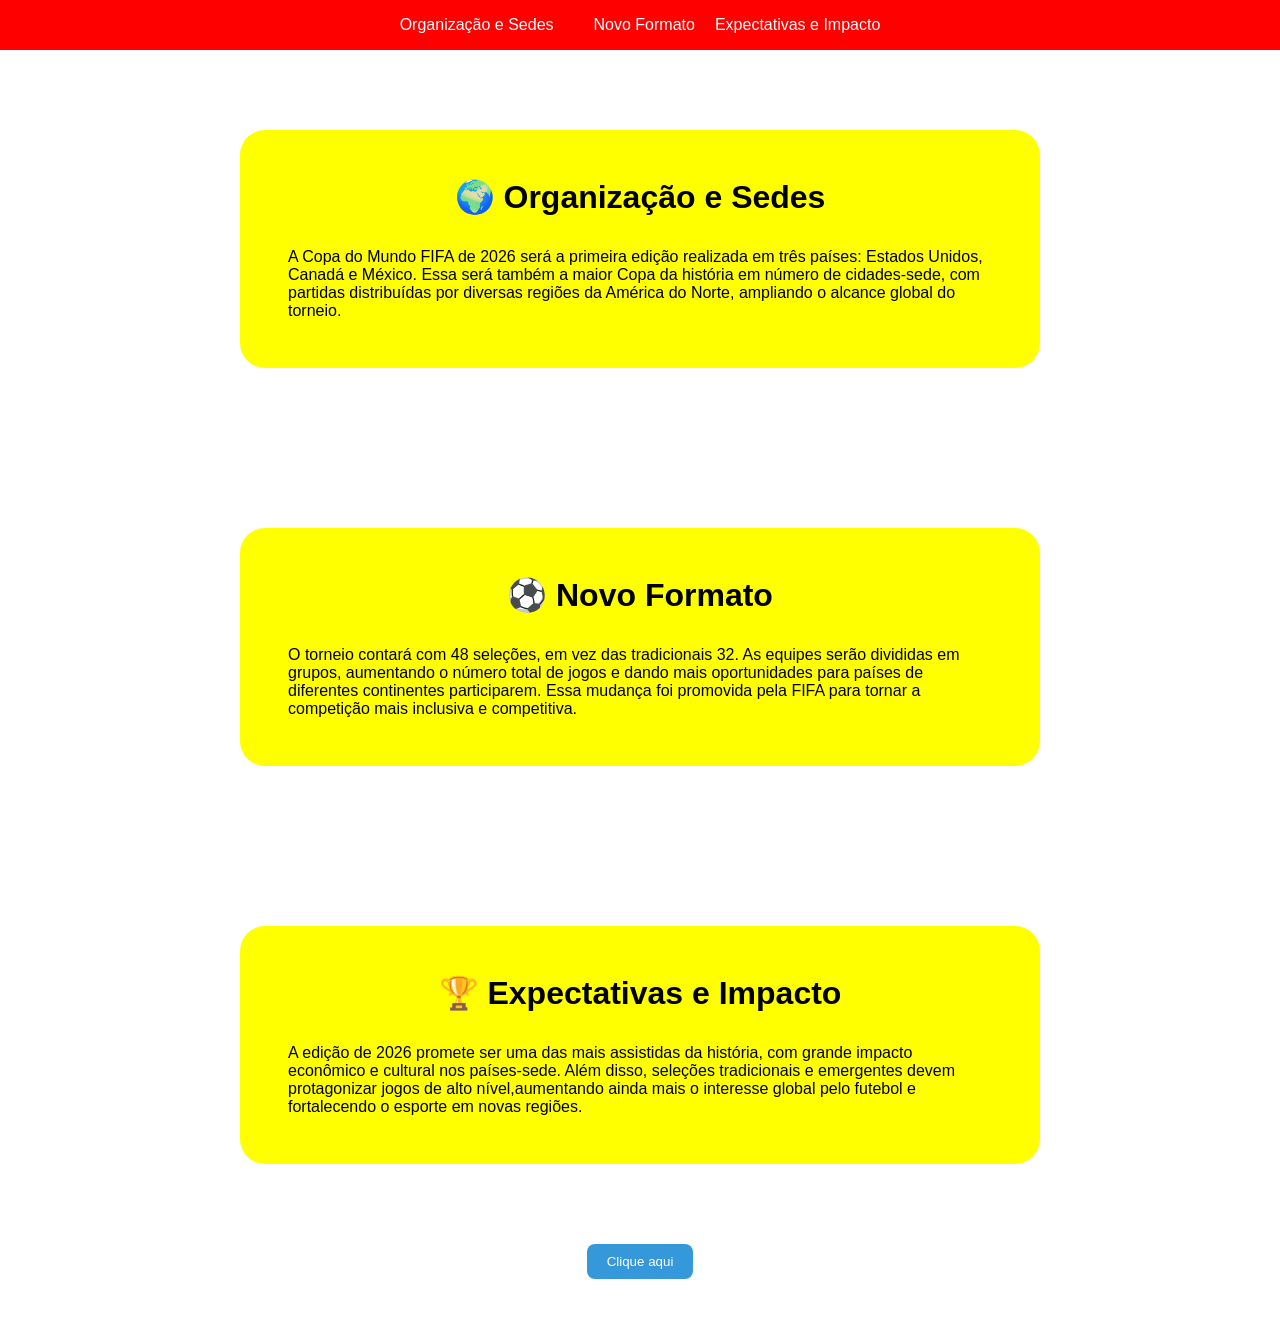
<file: 5º Atividade - Refacção das Provas/DIA 1/prova.html>
<!DOCTYPE html>
<html lang="pt-br">

<head>
    <meta charset="UTF-8">
    <meta name="viewport" content="width=device-width, initial-scale=1.0">
    <title>Avaliação Prática de Front End</title>
    <link rel="stylesheet" href="prova.css">

</head>

<body>
    <header>
        <nav>
            <ul>
                <li><a href="#Organization"> Organização e Sedes</li>
                <li><a href="#Format">Novo Formato</a></li>
                <li><a href="#Impact">Expectativas e Impacto</a></li>
            </ul>
        </nav>
    </header>

    <main>
        <section id="Organization">
            <h1>🌍 Organização e Sedes</h1>
            <p>
                A Copa do Mundo FIFA de 2026 será a primeira edição realizada em três países: Estados Unidos, Canadá e
                México. Essa será também a maior Copa da história em número de cidades-sede, com partidas distribuídas
                por diversas regiões da América do Norte, ampliando o alcance global do torneio.
            </p>
        </section>

        <section id="Format">
            <h1>⚽ Novo Formato</h1>
            <p>
                O torneio contará com 48 seleções, em vez das tradicionais 32. As equipes serão divididas em grupos,
                aumentando o número total de jogos e dando mais oportunidades para países de diferentes continentes
                participarem. Essa mudança foi promovida pela FIFA para tornar a competição mais inclusiva e
                competitiva.
            </p>
        </section>

        <section id="Impact">
            <h1>🏆 Expectativas e Impacto</h1>
            <p>
                A edição de 2026 promete ser uma das mais assistidas da história, com grande impacto econômico e
                cultural nos países-sede. Além disso, seleções tradicionais e emergentes devem protagonizar jogos de
                alto nível,aumentando ainda mais o interesse global pelo futebol e fortalecendo o esporte em novas
                regiões.
            </p>
        </section>

        <button id="botao" onclick="tabela()">Clique aqui</button>

        <script>
            function tabela() {
                const botao = document.getElementById("botao");

                const imagem = document.createElement("img");
                imagem.src = "img/Tabela_Jogos.png";

                botao.innerHTML = "";
                botao.appendChild(imagem);
            }
        </script>
    </main>
</body>

</html>
</file>
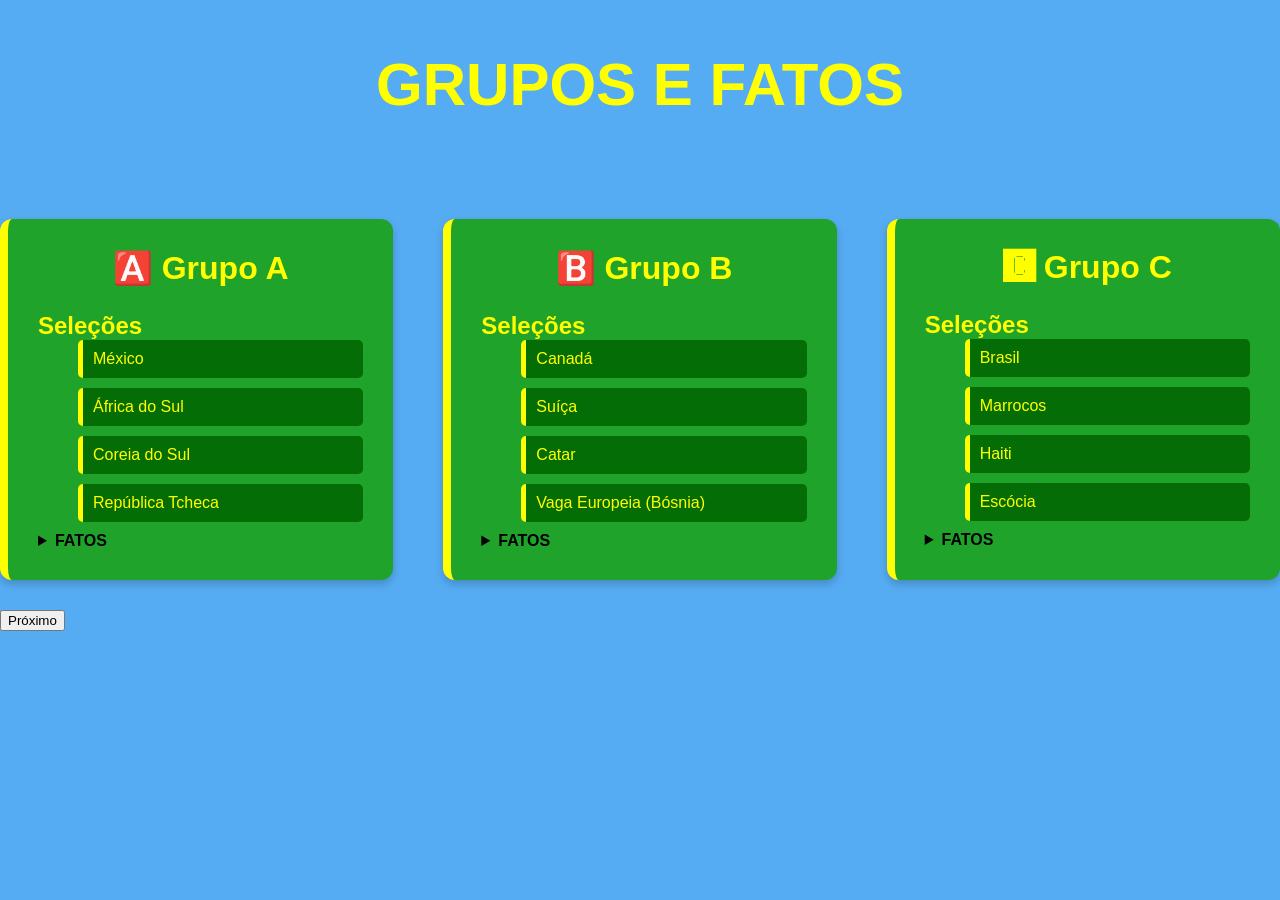
<file: 5º Atividade - Refacção das Provas/DIA 2/prova.html>
<!DOCTYPE html>
<html lang="pt-br">

<head>
    <meta charset="UTF-8">
    <meta name="viewport" content="width=device-width, initial-scale=1.0">
    <title>Document</title>
    <link rel="stylesheet" href="style.css">
</head>

<body>
    <header>
        <h1>GRUPOS E FATOS</h1>
    </header>
    <main>
        <div id="Group-A">
            <h1>🅰️ Grupo A</h1>
            <h2>Seleções</h2>
            <ul>
                <li>México</li>
                <li>África do Sul</li>
                <li>Coreia do Sul</li>
                <li>República Tcheca</li>
            </ul>
            <details>
                <summary><strong>FATOS</strong></summary>
                <p>
                    O jogo de abertura será México x África do Sul. Confrontos entre Coreia do Sul e seleções europeias
                    já ocorreram em várias Copas, com histórico equilibrado.
                </p>
            </details>
        </div>

        <div id="Group-B">
            <h1>🅱️ Grupo B</h1>
            <h2>Seleções</h2>
            <ul>
                <li>Canadá</li>
                <li>Suíça</li>
                <li>Catar</li>
                <li>Vaga Europeia (Bósnia)</li>
            </ul>
            <details>
                <summary><strong>FATOS</strong></summary>
                <p>
                    O Canadá joga em casa, fator importante de desempenho. Catar e Suíça já se enfrentaram recentemente
                    em amistosos internacionais.
                </p>
            </details>
        </div>

        <div id="Group-C">
            <h1>🅲 Grupo C</h1>
            <h2>Seleções</h2>
            <ul>
                <li>Brasil</li>
                <li>Marrocos</li>
                <li>Haiti</li>
                <li>Escócia</li>
            </ul>
            <details>
                <summary><strong>FATOS</strong></summary>
                <p>
                    Brasil, Marrocos e Escócia já dividiram grupo em 1998. Brasil nunca perdeu para a Escócia em Copas.
                </p>
            </details>
        </div>
    </main>

    <button onclick="trocarGrupo()" id="btn-proximo">Próximo</button>

    <script>
        function trocarGrupo() {
            const novosDados = [
                {
                    id: "Group-A",
                    titulo: "🅳 Grupo D",
                    selecoes: ["Estados Unidos", "Paraguai", "Austrália", "Turquia"],
                    fatos: "Os EUA jogam em casa, vantagem histórica em Copas. Austrália enfrenta frequentemente seleções sul-americanas em torneios."
                },
                {
                    id: "Group-B",
                    titulo: "🅴 Grupo E",
                    selecoes: ["Alemanha", "Equador", "Costa do Marfim", "Curaçao"],
                    fatos: "Alemanha costuma dominar fases de grupos. Equador e Costa do Marfim têm estilos físicos semelhantes."
                },
                {
                    id: "Group-C",
                    titulo: "🅵 Grupo F",
                    selecoes: ["Holanda", "Japão", "Tunísia", "Suécia"],
                    fatos: "Brasil, Marrocos e Escócia já dividiram grupo em 1998. Brasil nunca perdeu para a Escócia em Copas."
                }
            ];

            novosDados.forEach(grupo => {
                const container = document.getElementById(grupo.id);

                if (container) {
                    container.querySelector("h1").innerText = grupo.titulo;

                    const lista = container.querySelector("ul");
                    lista.innerHTML = "";

                    grupo.selecoes.forEach(pais => {
                        const li = document.createElement("li");
                        li.innerText = pais;
                        lista.appendChild(li);
                    });

                    container.querySelector("details p").innerText = grupo.fatos;
                }
            });

            const botao = document.getElementById("btn-proximo");
            botao.disabled = true;
            botao.innerText = "Grupos Atualizados";
        }
    </script>
</body>

</html>
</file>
<file: 2º Atividade - Material Digital - HTML e CSS/style.css>
* {
    margin: 0;
    padding: 0;
    box-sizing: border-box;
}

body {
    font-family: 'Segoe UI', Tahoma, Geneva, Verdana, sans-serif;
    background-color: #121212;
    color: #e0e0e0;
    line-height: 1.6;
}

header {
    background-color: #1e1e1e;
    padding: 20px;
    text-align: center;
    border-bottom: 3px solid #8a2be2;
    box-shadow: 0 4px 6px rgba(0, 0, 0, 0.4);
}

header h1 {
    color: #bb86fc;
    margin-bottom: 15px;
}

nav ul {
    list-style-type: none;
    display: flex;
    justify-content: center;
    gap: 25px;
    flex-wrap: wrap;
}

nav a {
    color: #e0e0e0;
    text-decoration: none;
    font-weight: 600;
    transition: color 0.3s ease;
}

nav a:hover {
    color: #bb86fc;
}

main {
    max-width: 900px;
    margin: 40px auto;
    padding: 0 20px;
}

section {
    background-color: #1e1e1e;
    padding: 30px;
    margin-bottom: 30px;
    border-radius: 8px;
    box-shadow: 0 4px 8px rgba(0, 0, 0, 0.2);
    border-left: 4px solid #8a2be2;
}

h1, h2, h3 {
    color: #bb86fc;
    margin-bottom: 15px;
    margin-top: 10px;
}

p, li {
    margin-bottom: 12px;
}

ul {
    margin-left: 25px;
}

pre, code, span {
    background-color: #2b2b2b;
    color: #f8f8f2;
    padding: 15px;
    border-radius: 6px;
    display: block;
    overflow-x: auto;
    margin: 15px 0;
    font-family: 'Consolas', 'Courier New', Courier, monospace;
    border: 1px solid #333;
}

code:not(pre code) {
    display: inline;
    padding: 3px 6px;
    margin: 0;
}

table {
    width: 100%;
    border-collapse: collapse;
    margin: 20px 0;
    background-color: #1e1e1e;
}

th, td {
    padding: 12px;
    text-align: left;
    border: 1px solid #333;
}

th {
    background-color: #2b2b2b;
    color: #bb86fc;
}

fieldset {
    border: 1px solid #444;
    padding: 25px;
    border-radius: 8px;
    background-color: #121212;
}

label {
    font-weight: bold;
    color: #bb86fc;
}

input[type="text"], textarea {
    width: 100%;
    padding: 12px;
    margin-top: 5px;
    margin-bottom: 15px;
    background-color: #2b2b2b;
    border: 1px solid #444;
    color: #e0e0e0;
    border-radius: 4px;
    font-family: inherit;
}

input[type="text"]:focus, textarea:focus {
    outline: none;
    border-color: #8a2be2;
    box-shadow: 0 0 5px rgba(138, 43, 226, 0.5);
}

button {
    background-color: #8a2be2;
    color: #ffffff;
    border: none;
    padding: 12px 25px;
    font-size: 16px;
    font-weight: bold;
    border-radius: 5px;
    cursor: pointer;
    transition: background-color 0.3s, transform 0.1s;
    margin-top: 10px;
    width: 100%;
}

button:hover {
    background-color: #6a1cb0;
}

button:active {
    transform: scale(0.98);
}

footer {
    text-align: center;
    padding: 40px 20px;
    color: #777;
    font-size: 0.9em;
}
</file>
<file: 3 Atividade - Nada sobre nada em Computação - CSS/style.css>
* {
    margin: 0;
    padding: 0;
    box-sizing: border-box;
}

body {
    font-family: 'Segoe UI', Tahoma, Geneva, Verdana, sans-serif;
    background-color: rgb(19, 19, 19);
    line-height: 1.6;
}

header {
    background-color: rgb(19, 19, 19);
    padding: 20px;
    text-align: center;
    color: rgb(157, 149, 161);
    width: 30%;
    margin: 0 auto;
    p {
        color: rgb(137, 88, 161);
    }
    border-bottom: 3px solid rgb(125, 34, 199);
}

nav{
    background-color: rgb(19, 19, 19);
}

nav ul{
    list-style-type: none;
    display: flex;
    justify-content: center;
    gap: 25px;
    flex-wrap: wrap;
    padding: 10px;
    margin-bottom: 30px;
}

nav a {
    text-decoration: none;
    color:rgb(157, 149, 161);
}

nav a:hover{
    color: rgb(155, 83, 214);
}


#pioneiros {
    max-width: 800px;
    width: 90%;
    margin: 0 auto 30px auto;
    background-color: #1e1e1e;
    padding: 30px;
    border-radius: 8px;
    box-shadow: 0 4px 8px rgba(0, 0, 0, 0.2);
    border-left: 4px solid #8a2be2;
    display: flex;
    flex-wrap: wrap; 
    gap: 30px;
    justify-content: center; 
}

#internet {
    max-width: 800px;
    width: 90%;
    margin: 0 auto 30px auto;
    background-color: #1e1e1e;
    padding: 30px;
    border-radius: 8px;
    box-shadow: 0 4px 8px rgba(0, 0, 0, 0.2);
    border-left: 4px solid #8a2be2;
    display: flex;
    flex-wrap: wrap; 
    gap: 30px;
    justify-content: center; 
}

#internet h2, #internet aside {
    width: 100%; 
}

#pioneiros h2, #pioneiros aside {
    width: 100%; 
}

#pioneiros article {
    background-color: #0e0e0e; 
    display: flex;
    flex-direction: column; 
    gap: 15px;
    width: 320px;
    padding: 40px 30px;
    border-radius: 16px;
    box-shadow: 0 10px 20px rgba(0, 0, 0, 0.15);
}

#internet article {
    background-color: rgb(14, 14, 14); 
    display: flex;
    flex-direction: column;
    gap: 10px;
    width: 225px;
    padding: 20px 30px;
    border-radius: 16px;
    box-shadow: 0 10px 20px rgba(0, 0, 0, 0.15);
    ul, code{
        color: #bb86fc;
    }
}
#internet article:hover {
    transform: translateY(-5px);
    box-shadow: 0 0 5px rgba(138, 43, 226, 0.9);
    border: 2px solid #8a2be2;
}
#pioneiros article:hover {
    transform: translateY(-5px);
    box-shadow: 0 0 5px rgba(138, 43, 226, 0.9);
    border: 2px solid #8a2be2;
}
#pioneiros aside{
    background: #0e0e0e;
    border-radius: 16px;
    margin: 0 auto 30px auto;
    width: 450px;
    padding: 15px;
    border: 1px solid #8a2be2;
}

section {
    max-width: 800px;
    width: 90%;
    margin: 0 auto 30px auto;
    background-color: #1e1e1e;
    padding: 30px;
    border-radius: 8px;
    box-shadow: 0 4px 8px rgba(0, 0, 0, 0.2);
    border-left: 4px solid #8a2be2;
    gap: 30px; 
    justify-content: center; 
}

table {
    width: 100%;
    border-collapse: collapse;
    margin: 20px 0;
    background-color: #1e1e1e;
}

th, td {
    padding: 12px;
    text-align: left;
    color: #e0e0e0;
    background-color: #0e0e0e;
}

th {
    background-color: #383838;
    color: #bb86fc;
}

ol{
    list-style-type: disc;
    padding-left: 35px;
    color: #bb86fc;
}

ol li::marker{
    color: #9553d3;
    font-weight: bold;
}

ol li{
    padding-left: 3px;
    color: #e0e0e0;
}

figure, pre, code{
    font-style: italic;
    color: #cba3dd;

}
h2, h3, h4, caption {
    color: #bb86fc;
    margin-bottom: 15px;
    margin-top: 10px;
}

p, details{
    color: #e0e0e0;
}

details:hover{
    color: #9553d3;
}

details[open]{
   color: #9553d3;
}

blockquote{
    color: #843fac;
}

/* Forms */
fieldset {
    border: 1px solid #444;
    padding: 25px;
    border-radius: 8px;
    background-color: #121212;
    legend {
        color: #e4b7ff;
    }
}

label {
    display: block;
    font-weight: bold;
    color: #bb86fc;
}

input, select, textarea {
    width: 100%;
    padding: 12px;
    box-sizing: border-box;
    margin-top: 5px;
    margin-bottom: 15px;
    background-color: #2b2b2b;
    border: 1px solid #444;
    color: #e0e0e0;
    border-radius: 4px;
    font-family: inherit;
}
input[type="text"]:focus, 
input[type="email"]:focus,
input[type="number"]:focus,
input[type="date"]:focus,
select:focus,
textarea:focus {
    outline: none;
    border-color: #8a2be2;
    box-shadow: 0 0 5px rgba(138, 43, 226, 0.5);
}

input[type="submit"] {
    background-color: #8a2be2;
    color: #ffffff;
    border: none;
    padding: 12px 25px;
    font-size: 16px;
    font-weight: bold;
    border-radius: 5px;
    cursor: pointer;
    transition: background-color 0.3s, transform 0.1s;
    margin-top: 10px;
    width: 100%;
}

input[type="submit"]:hover {
    background-color: #6a1cb0;
}

/* FOOTER */
footer {
    text-align: center;
    padding: 40px 20px;
    color: #777;
    font-size: 0.9em;
    p{
        color: #777;
    }
}
</file>
<file: 5º Atividade - Refacção das Provas/DIA 1/prova.css>
* {
    margin: 0;
    padding: 0;
    box-sizing: border-box;
    font-family: Arial, Helvetica, sans-serif;
}

nav {
    display: flex;
    justify-content: center;
    align-items: center;
    background: red;
    padding: 1rem 2rem;
    color: white;
}

ul {
    display: flex;
    list-style: none;
    gap: 20px;
}

ul a {
    text-decoration: none;
    color: white;
}

a:hover {
    color: #ff9900;
}

main {
    display: flex;
    flex-direction: column;
    align-items: center;
}

section {
    background-color: yellow;
    display: flex;
    flex-direction: column;
    margin: 80px;
    padding: 48px;
    width: 800px;
    border-radius: 25px;
}

h1 {
    font-size: 32px;
    margin-bottom: 32px;
    text-align: center;
}

button {
    border: none;
    padding: 10px 20px;
    background-color: #3498db;
    color: white;
    cursor: pointer;
    transition: 0.3s;
    border-radius: 8px;
    margin-bottom: 50px;
}

p{
    gap: 10px;
}
</file>
<file: 5º Atividade - Refacção das Provas/DIA 2/style.css>
* {
    margin: 0;
    margin: 0;
    box-sizing: border-box;
}

body {
    font-family: Arial, Helvetica, sans-serif;
    background-color: #56acf3;
}

header h1 {
    margin-top: 50px;
    text-align: center;
    color: yellow;
    font-size: 60px;
}

main {
    display: flex;
    flex-direction: row;
    justify-content: center;
    gap: 50px;
}

div {
    background-color: #1fa32a;
    padding: 30px;
    margin-bottom: 30px;
    border-radius: 12px;
    box-shadow: 0 4px 8px rgba(0, 0, 0, 0.2);
    border-left: 4px solid #8a2be2;
    width: 500px;
    margin-top: 100px;
    border-left: 8px solid yellow;
    
    ul li{
        list-style: none;
        background: rgb(5, 109, 5);
        padding: 10px;
        margin-bottom: 10px;
        border-left: 5px solid yellow;
        border-radius: 5px;
    }

    h1 {
        text-align: center;
        margin-bottom: 25px;
        color: yellow;
    }

    h2, li {
        color: yellow;
    }

    details[open]{
        color: blue;
    }

}
</file>
